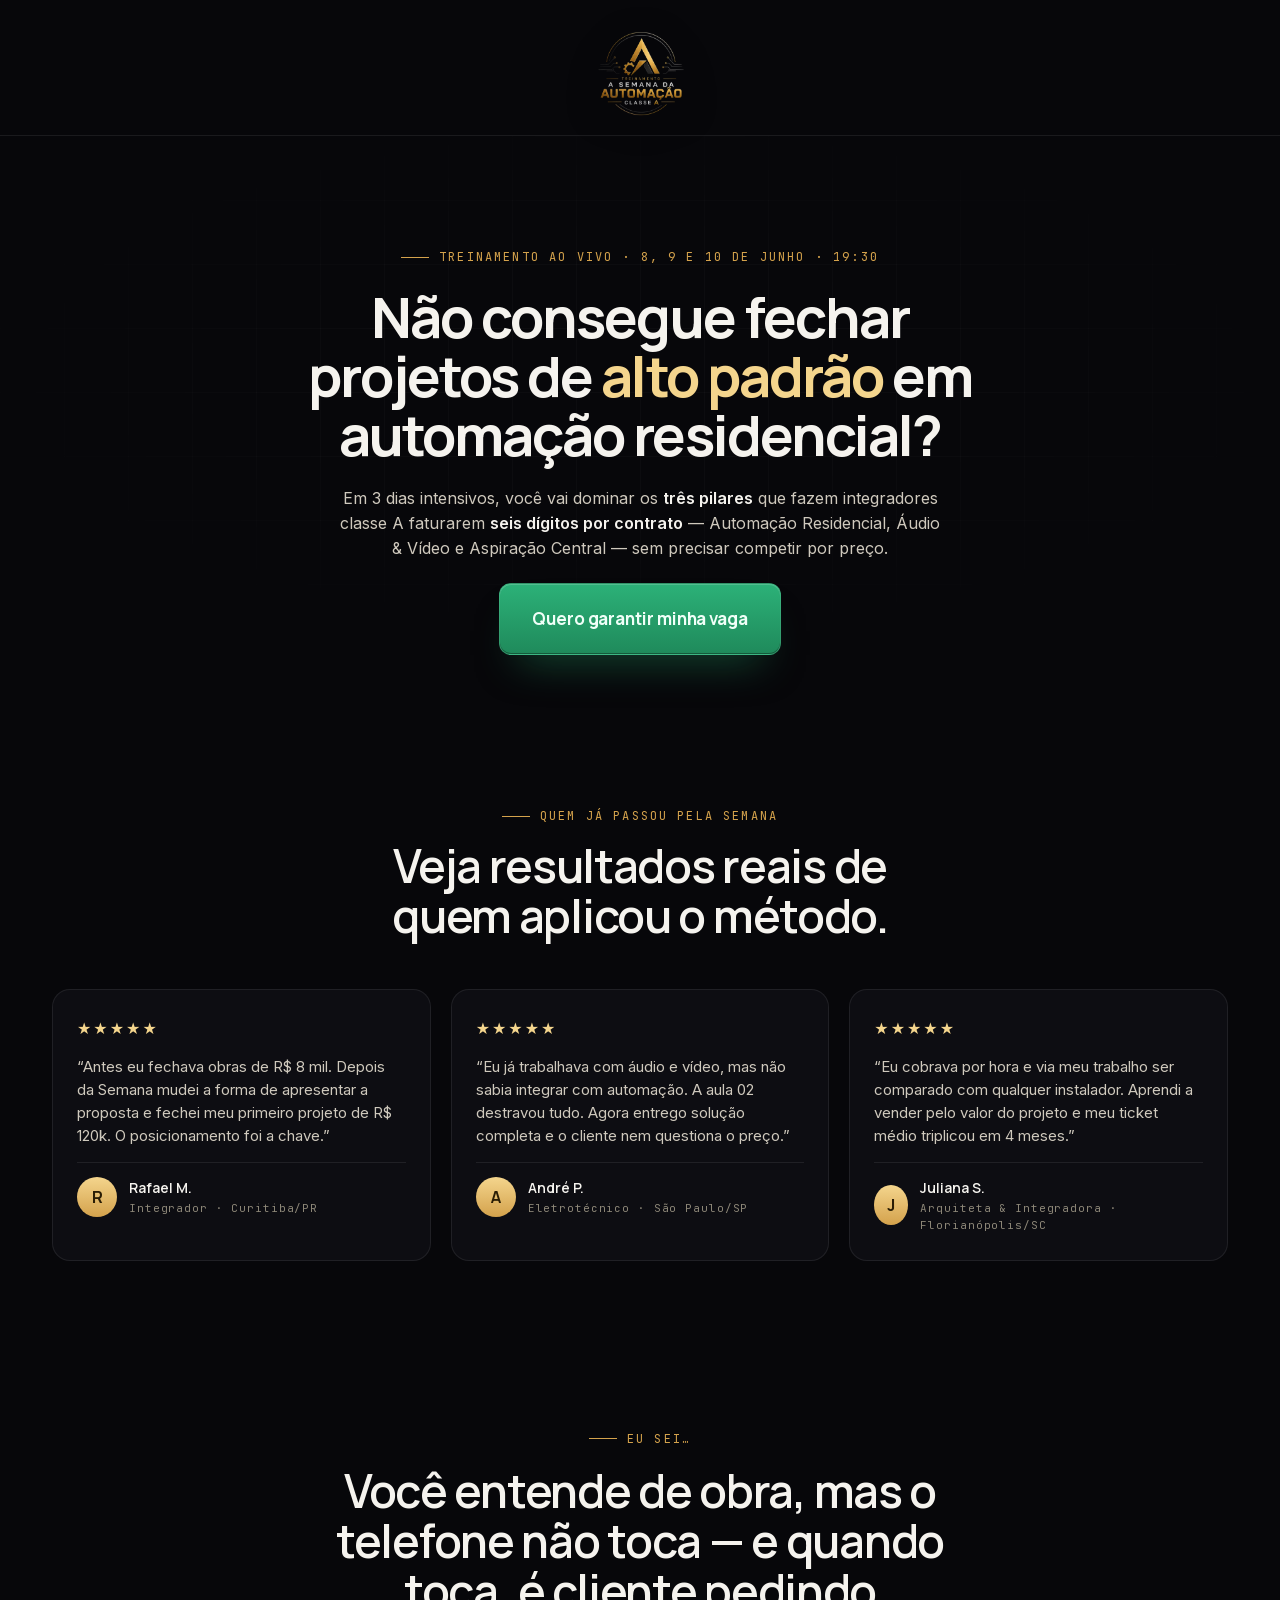
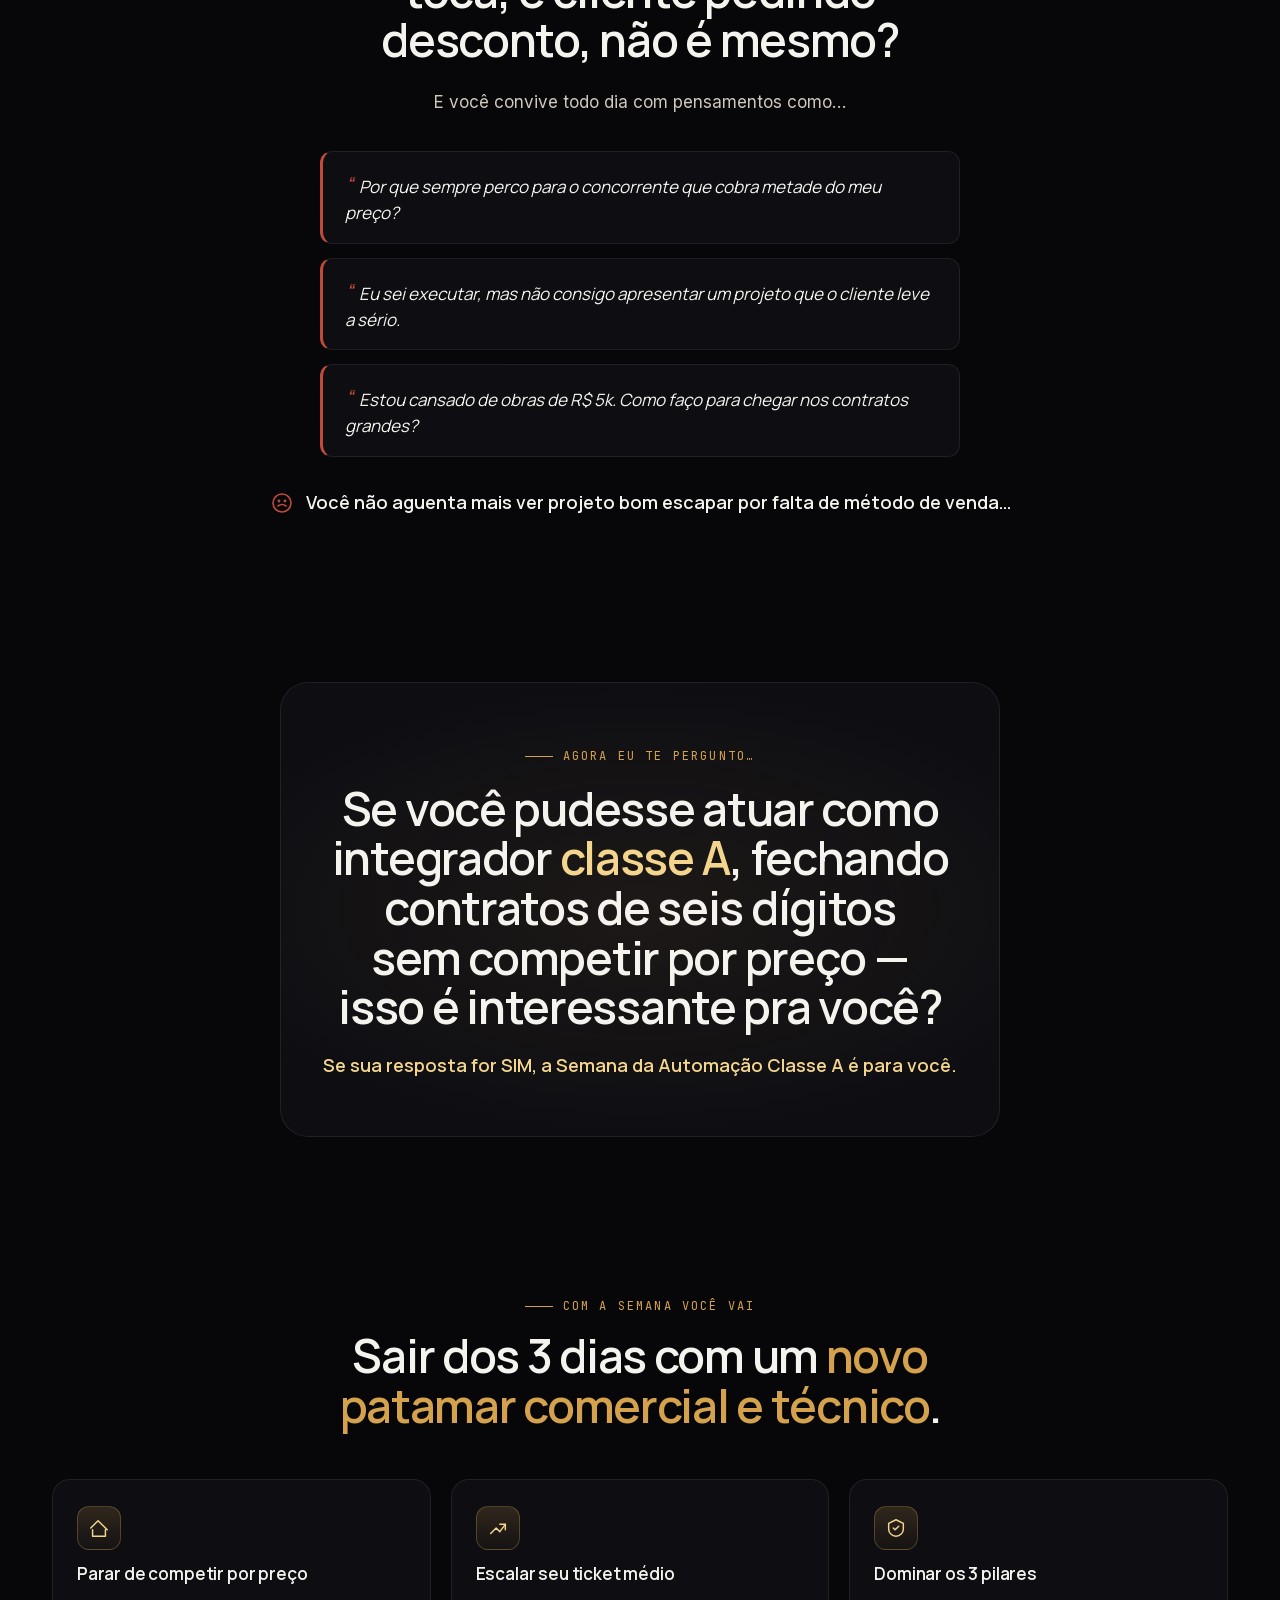
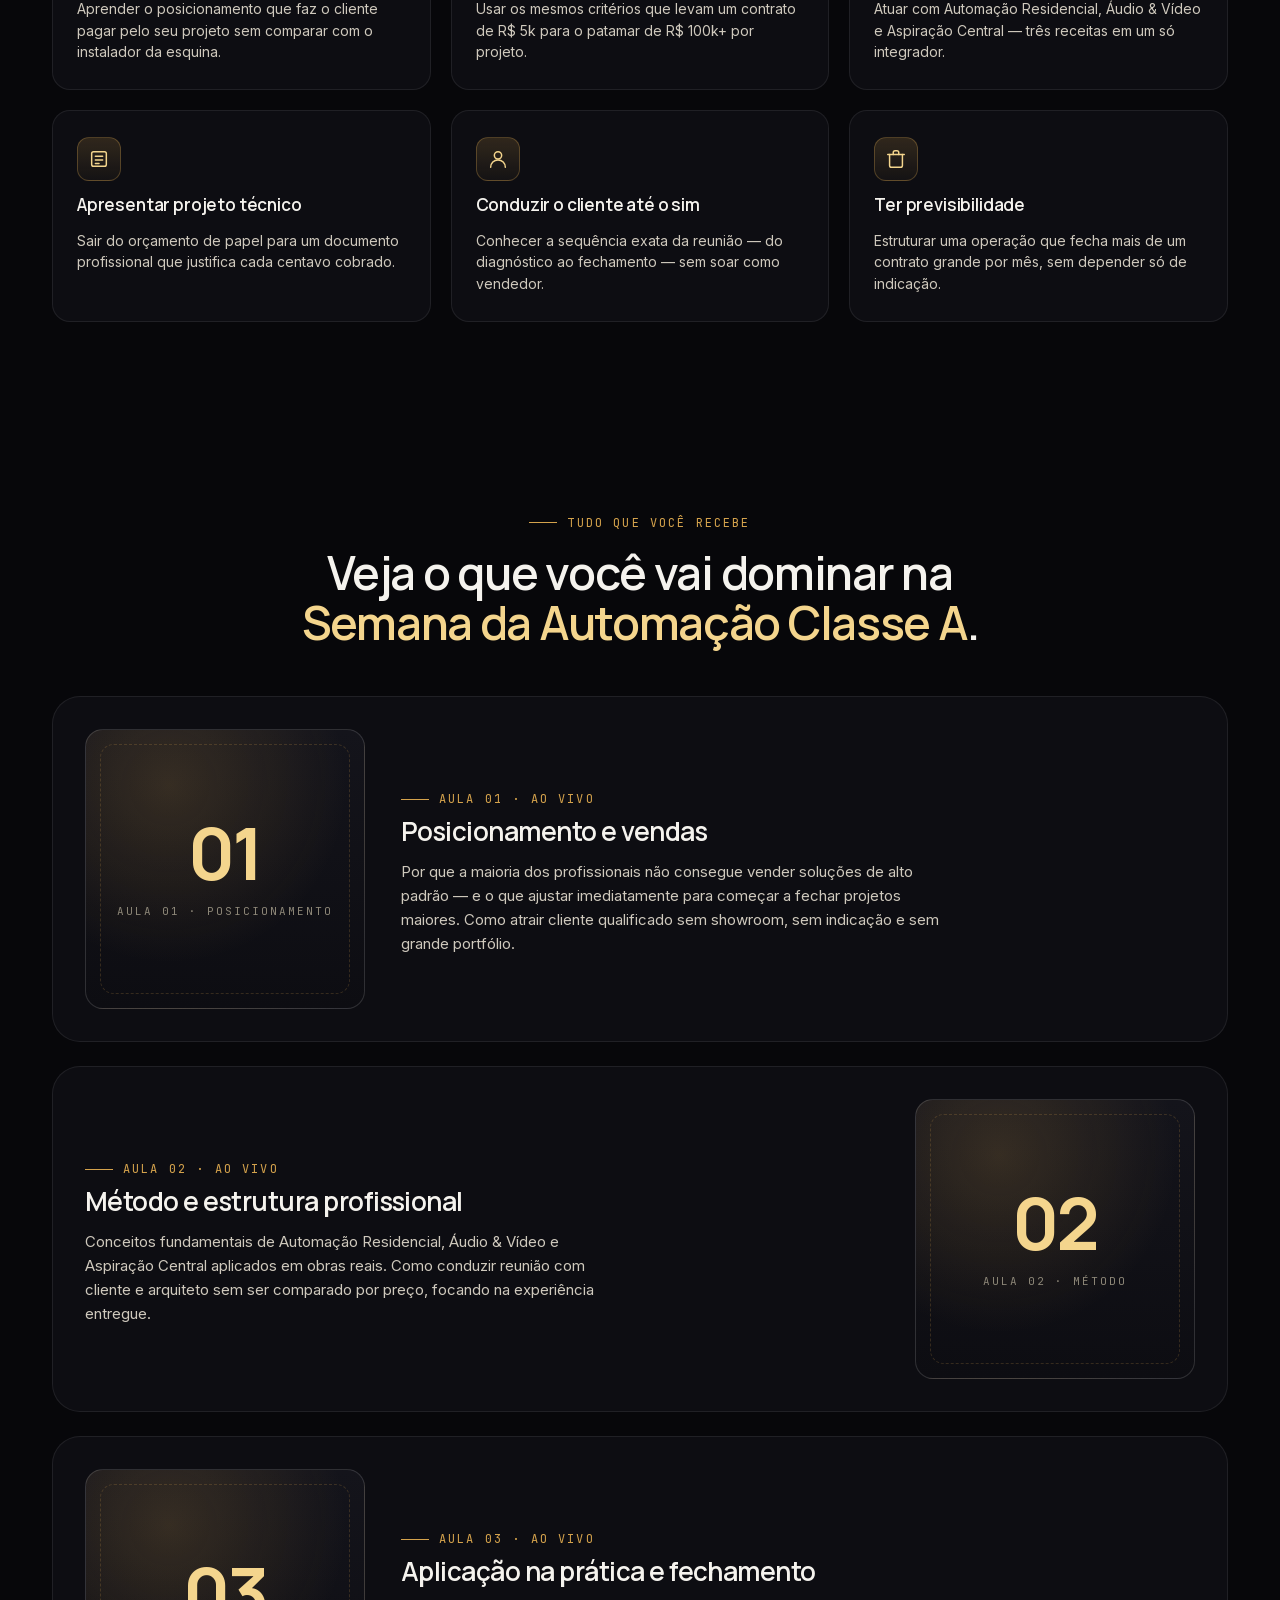
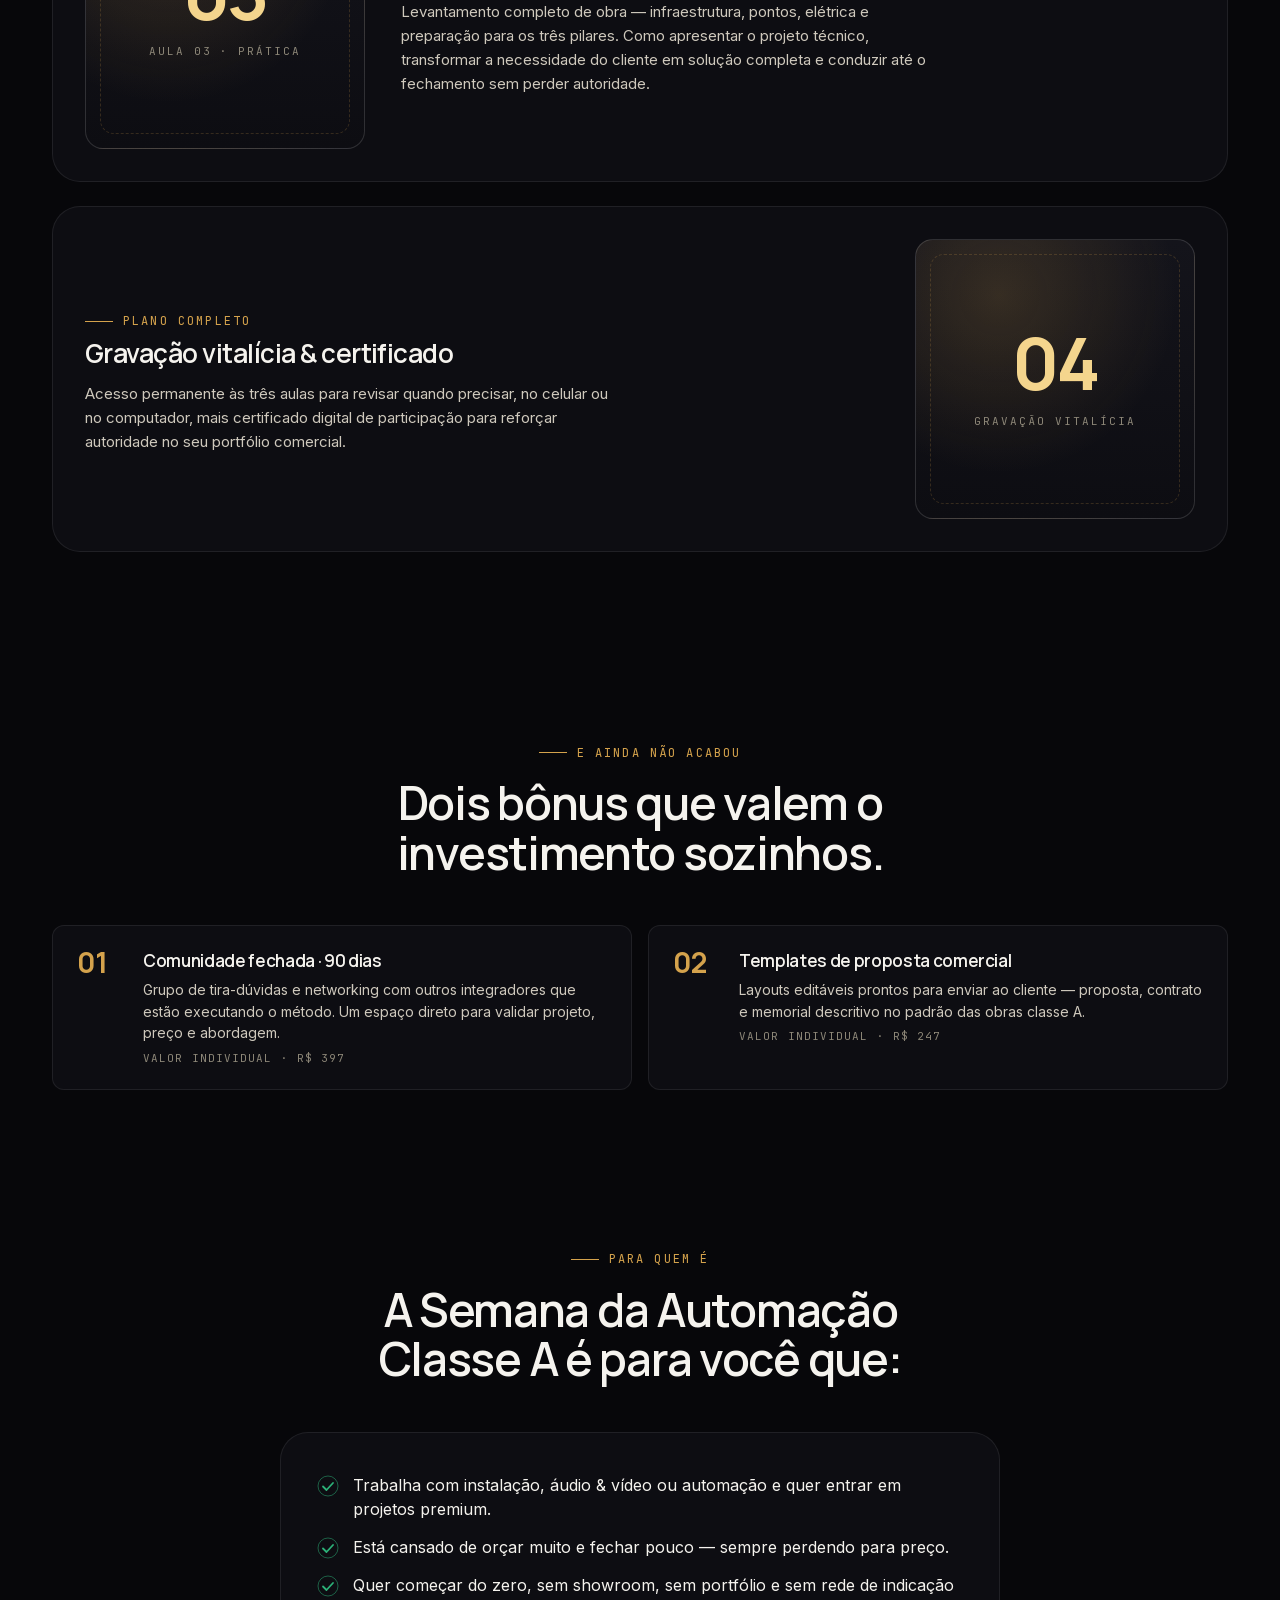
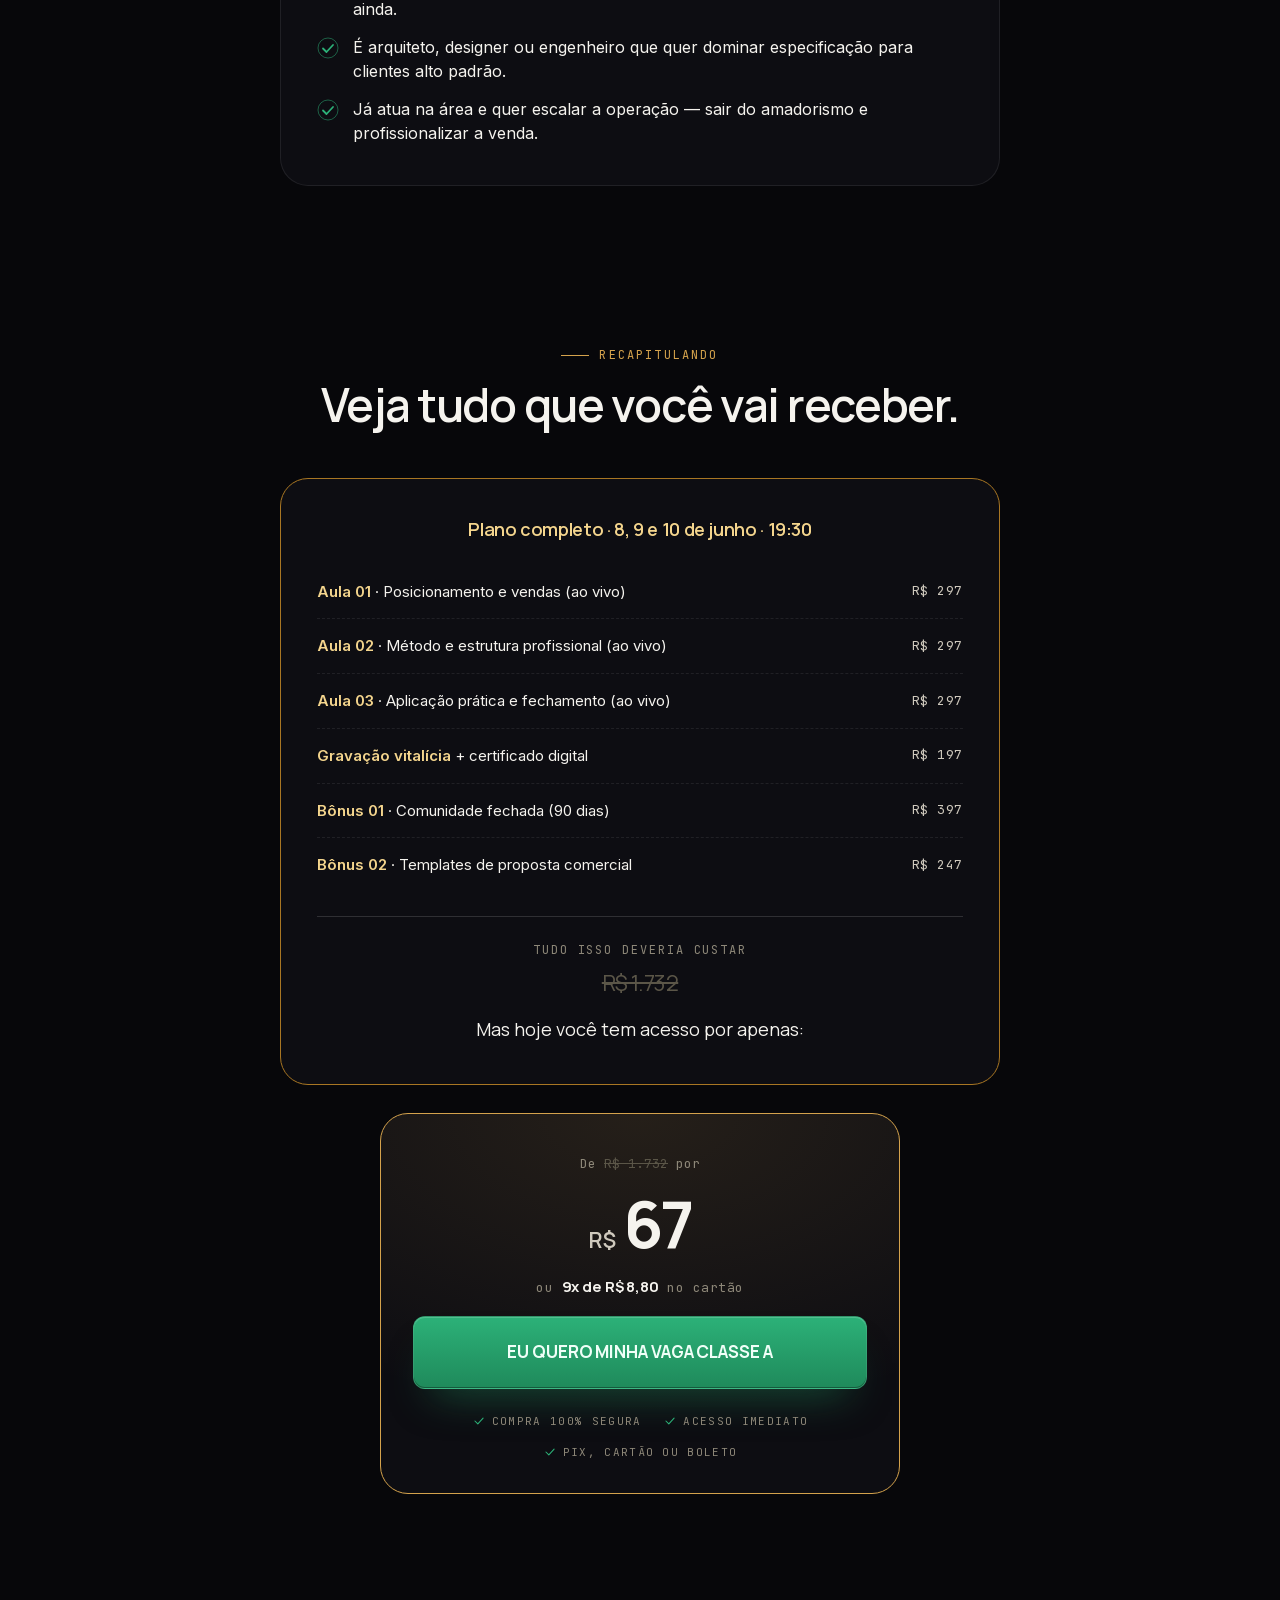
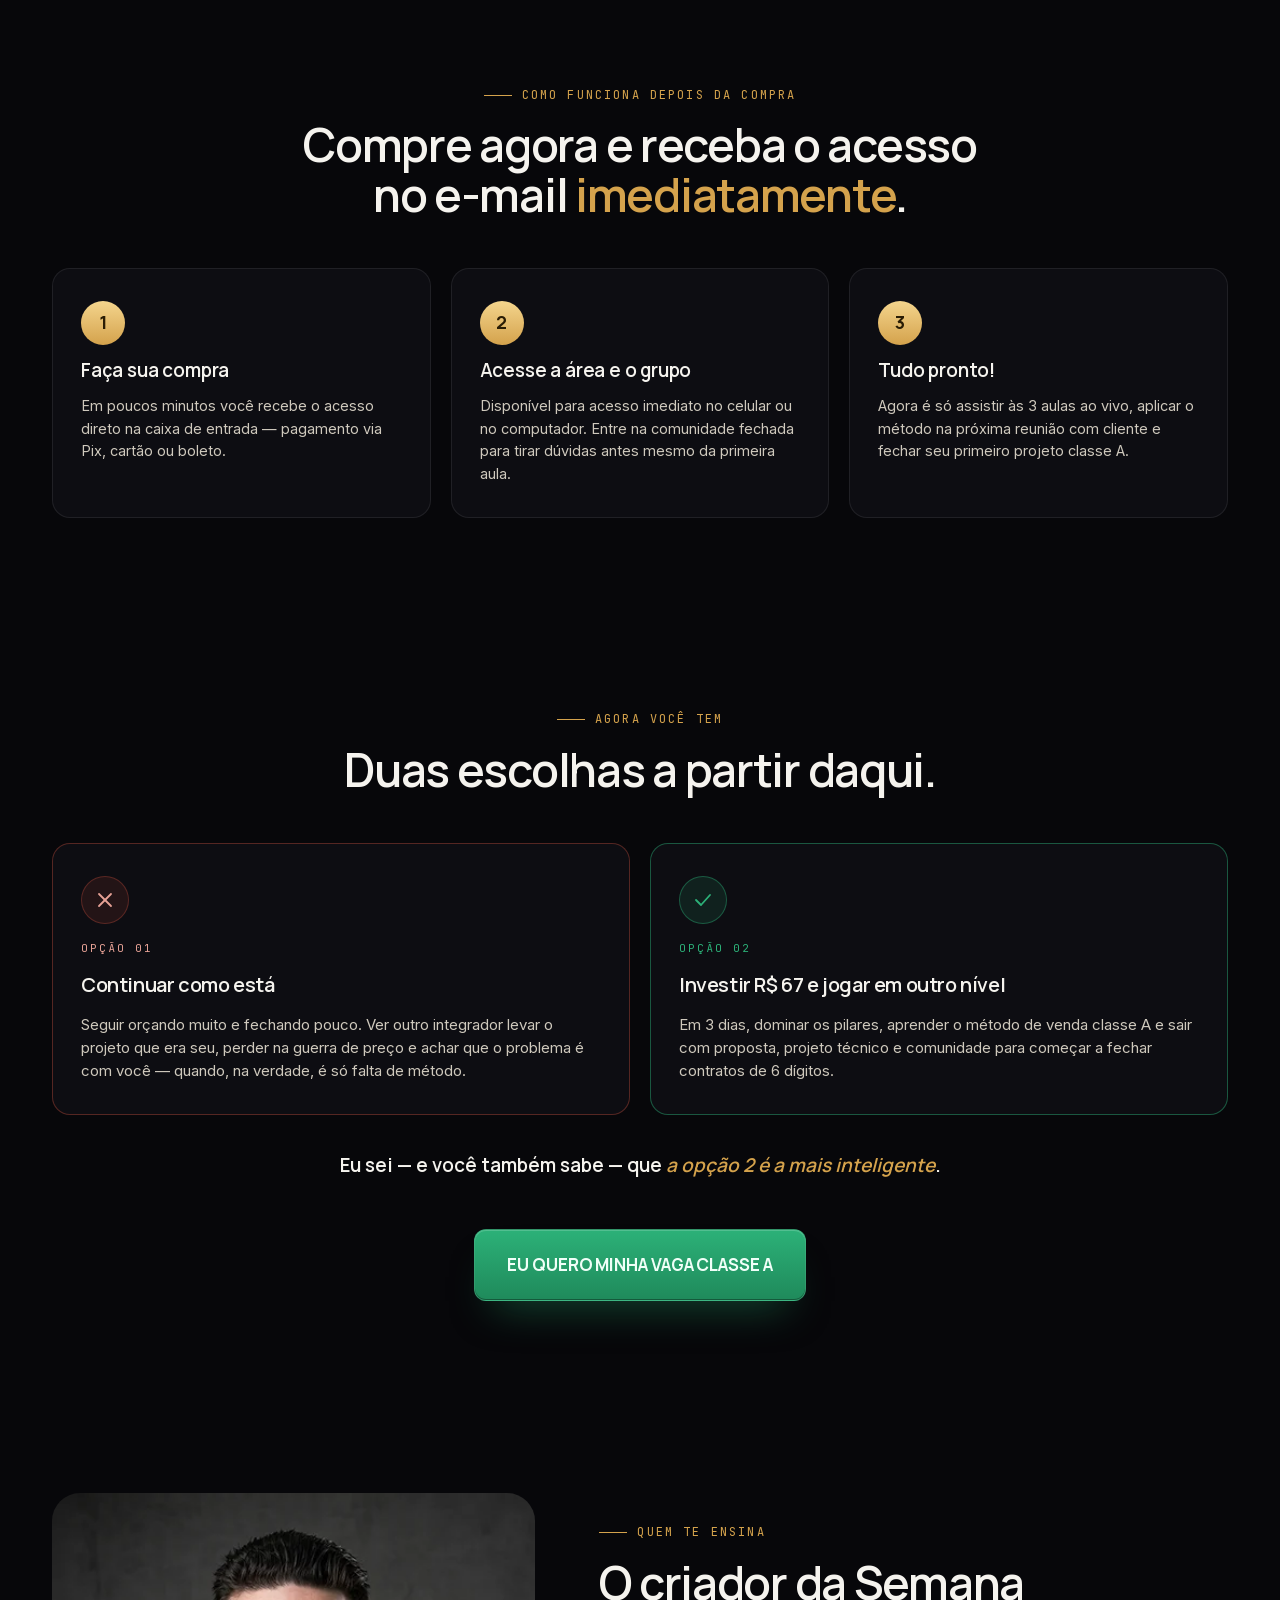
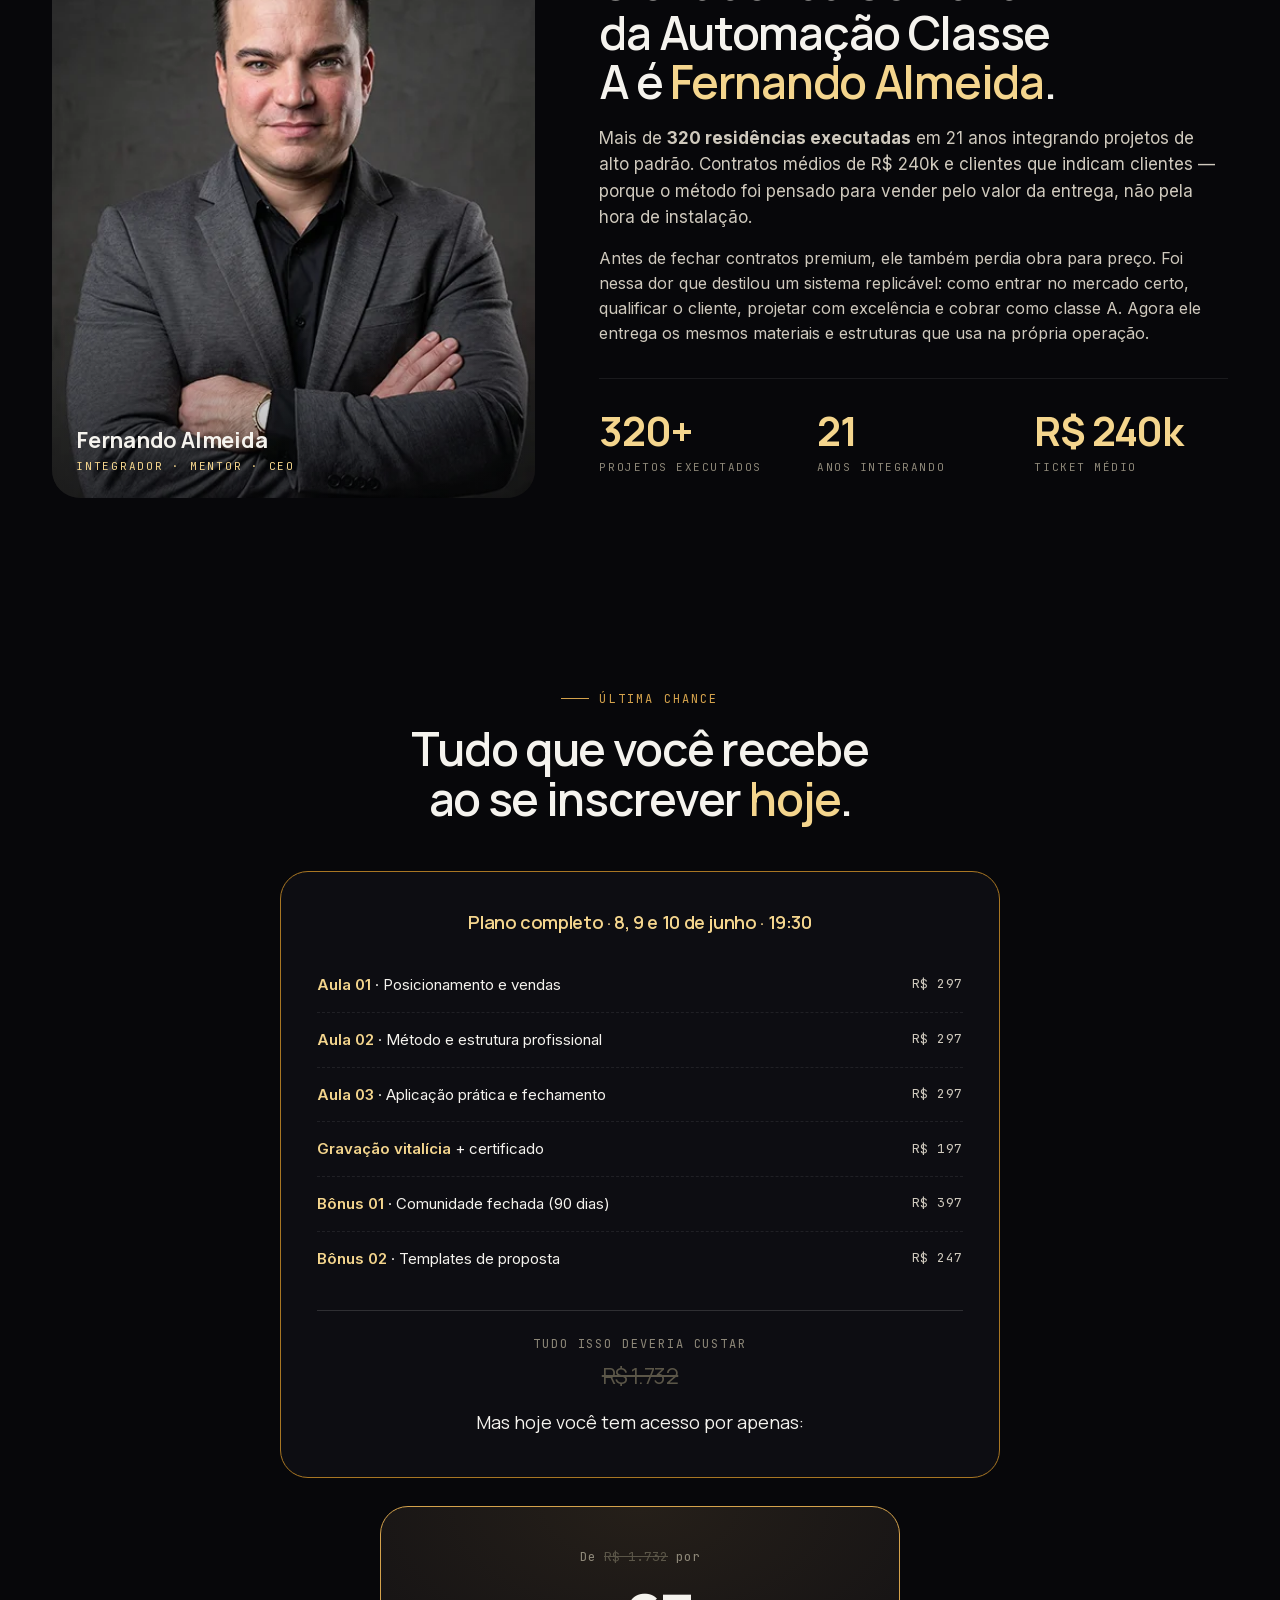
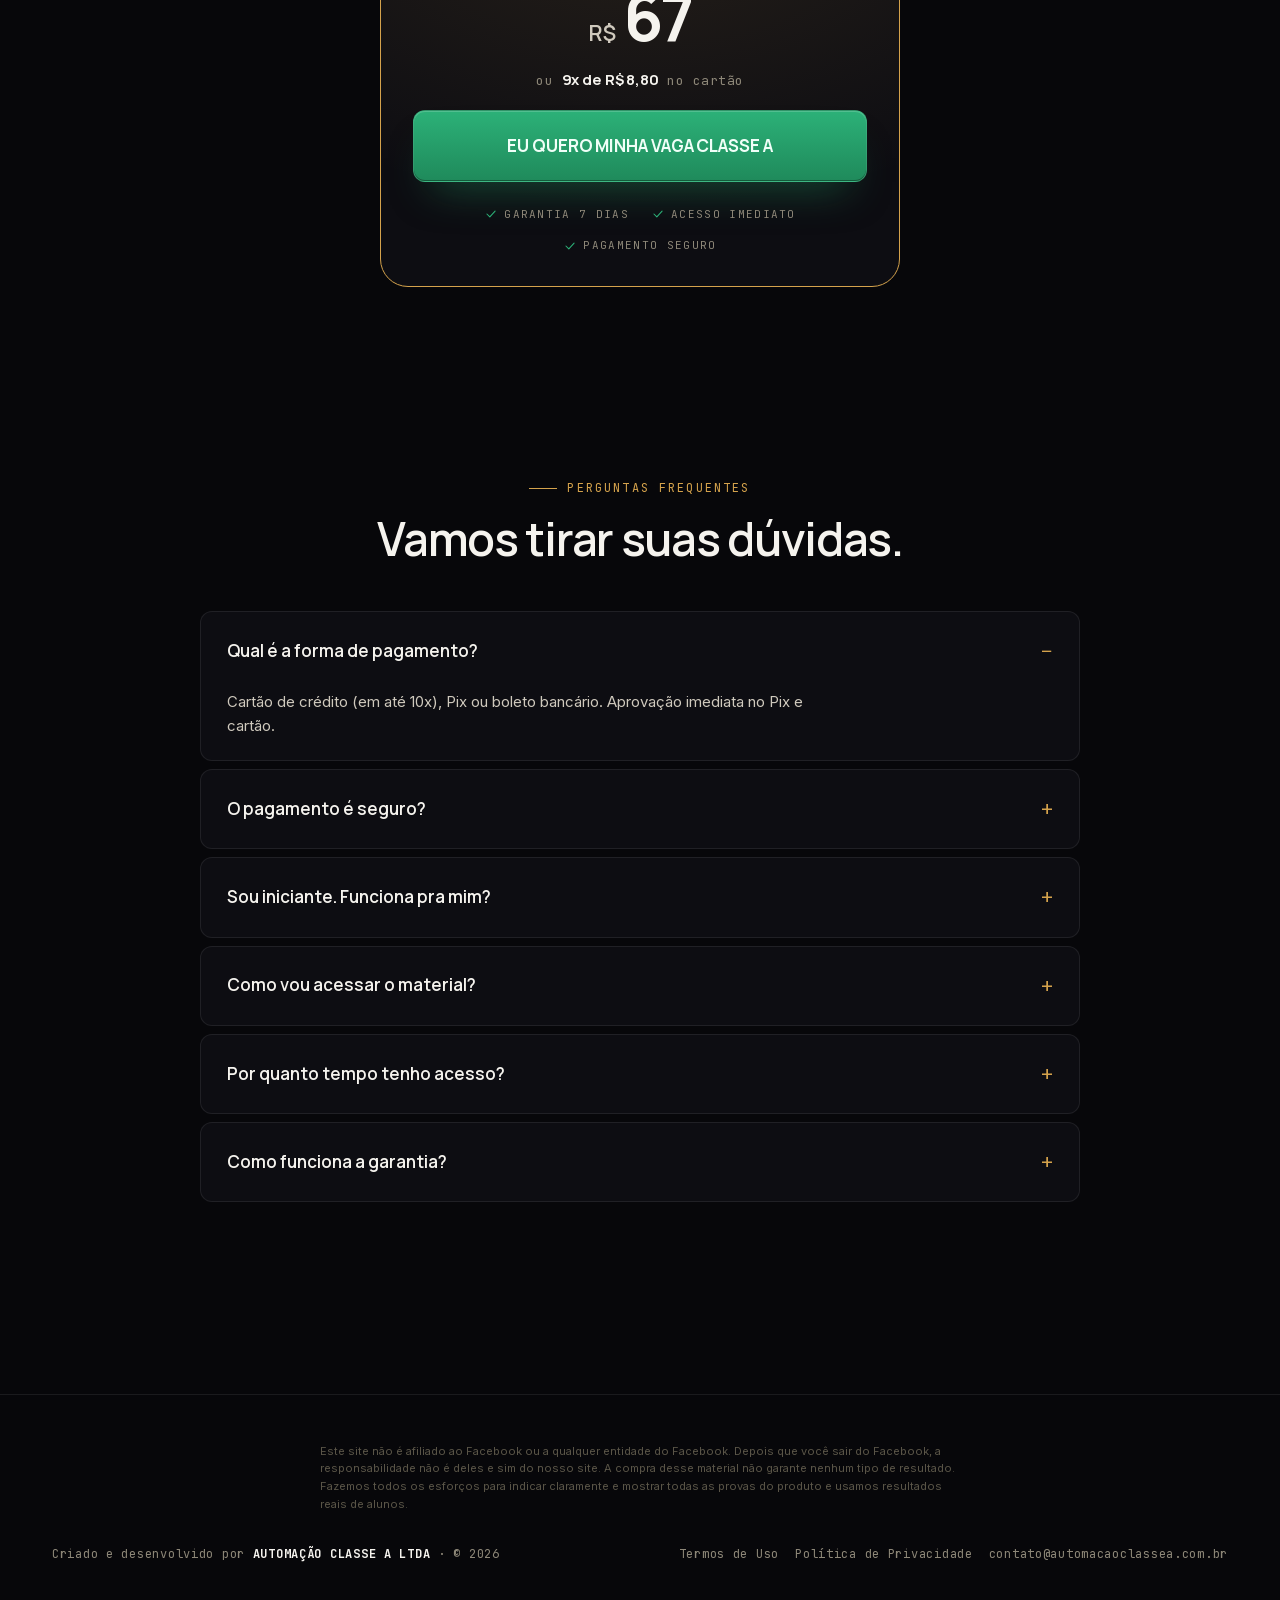
<file: index.html>
<!doctype html>
<html lang="pt-BR" data-theme="dark">

<head>
  <meta charset="utf-8" />
  <meta name="viewport" content="width=device-width, initial-scale=1" />
  <title>Semana da Automação Classe A · Do zero ao cliente de alto padrão</title>

  <!-- Meta Pixel Code -->
  <script>
    !function (f, b, e, v, n, t, s) {
      if (f.fbq) return; n = f.fbq = function () {
        n.callMethod ?
          n.callMethod.apply(n, arguments) : n.queue.push(arguments)
      };
      if (!f._fbq) f._fbq = n; n.push = n; n.loaded = !0; n.version = '2.0';
      n.queue = []; t = b.createElement(e); t.async = !0;
      t.src = v; s = b.getElementsByTagName(e)[0];
      s.parentNode.insertBefore(t, s)
    }(window, document, 'script',
      'https://connect.facebook.net/en_US/fbevents.js');
    fbq('init', '855034380426900');
    fbq('track', 'PageView');
  </script>
  <noscript><img height="1" width="1" style="display:none"
      src="https://www.facebook.com/tr?id=855034380426900&ev=PageView&noscript=1" alt="" /></noscript>
  <!-- End Meta Pixel Code -->

  <!-- Microsoft Clarity -->
  <script type="text/javascript">
    (function(c,l,a,r,i,t,y){
        c[a]=c[a]||function(){(c[a].q=c[a].q||[]).push(arguments)};
        t=l.createElement(r);t.async=1;t.src="https://www.clarity.ms/tag/"+i;
        y=l.getElementsByTagName(r)[0];y.parentNode.insertBefore(t,y);
    })(window, document, "clarity", "script", "x0du2dtl62");
  </script>
  <!-- End Microsoft Clarity -->

  <link rel="preload" href="fonts/manrope-latin.woff2" as="font" type="font/woff2" crossorigin />
  <link rel="preload" href="fonts/inter-latin.woff2" as="font" type="font/woff2" crossorigin />
  <link rel="preload" href="fonts/jetbrainsmono-latin.woff2" as="font" type="font/woff2" crossorigin />

  <link rel="stylesheet" href="styles.css" />

  <style>
    /* =============================================================
       Estilos específicos do modelo-olimpo (PAS + AIDA + Hormozi)
       Estendem o design system de styles.css
       ============================================================= */

    /* ---------- Bloco 1 · Header simples ---------- */
    .lp-header {
      padding: 28px 0 16px;
      text-align: center;
      border-bottom: 1px solid var(--line);
    }
    .lp-header img {
      width: 88px;
      height: auto;
      margin: 0 auto;
      display: block;
      filter: drop-shadow(0 8px 18px rgba(0, 0, 0, 0.5));
    }

    /* ---------- Bloco 2 · Hero (variante PAS, sem countdown) ---------- */
    .hero.hero--pas { padding-top: 64px; padding-bottom: 64px; }
    @media (max-width: 820px) {
      .hero.hero--pas { padding-top: 48px; padding-bottom: 48px; }
    }
    .hero--pas .hero-inner-2 {
      max-width: 760px;
      margin: 0 auto;
      text-align: center;
      display: flex;
      flex-direction: column;
      align-items: center;
      gap: 22px;
      padding: 48px 0 24px;
    }
    .hero--pas h1 {
      font-size: clamp(36px, 4.4vw, 58px);
      line-height: 1.04;
      letter-spacing: -0.034em;
      font-weight: 700;
    }
    .hero--pas .hero-lead { max-width: 60ch; margin: 0 auto; }
    .hero--pas .hero-lead strong { color: var(--fg-0); font-weight: 600; }

    /* ---------- Bloco 3 · Prova social ---------- */
    .proof-grid {
      display: grid;
      grid-template-columns: repeat(3, 1fr);
      gap: 20px;
      margin-top: 48px;
    }
    @media (max-width: 880px) { .proof-grid { grid-template-columns: 1fr; } }

    .proof-card {
      background: var(--bg-1);
      border: 1px solid var(--line);
      border-radius: var(--r-lg);
      padding: 26px 24px;
      display: flex;
      flex-direction: column;
      gap: 14px;
    }
    .proof-card .stars {
      color: var(--gold-0);
      font-size: 16px;
      letter-spacing: 2px;
    }
    .proof-card .quote {
      font-size: 15px;
      line-height: 1.55;
      color: var(--fg-1);
    }
    .proof-card .person {
      display: flex;
      align-items: center;
      gap: 12px;
      padding-top: 14px;
      border-top: 1px solid var(--line);
    }
    .proof-card .avatar {
      width: 40px;
      height: 40px;
      border-radius: 50%;
      background: linear-gradient(180deg, var(--gold-0), var(--gold-1));
      color: #2a1d05;
      font-family: var(--font-display);
      font-weight: 700;
      font-size: 16px;
      display: flex;
      align-items: center;
      justify-content: center;
    }
    .proof-card .who { display: flex; flex-direction: column; gap: 2px; }
    .proof-card .who .name {
      font-family: var(--font-display);
      font-weight: 600;
      font-size: 14px;
      color: var(--fg-0);
    }
    .proof-card .who .meta {
      font-family: var(--font-mono);
      font-size: 11px;
      letter-spacing: 0.08em;
      color: var(--fg-2);
    }

    /* ---------- Bloco 4 · Dor / agitação ---------- */
    .pain-block { max-width: 760px; margin: 0 auto; text-align: center; }
    .pain-thoughts {
      list-style: none;
      padding: 0;
      margin: 36px auto 0;
      display: flex;
      flex-direction: column;
      gap: 14px;
      max-width: 640px;
    }
    .pain-thoughts li {
      background: var(--bg-1);
      border: 1px solid var(--line);
      border-left: 3px solid var(--danger);
      border-radius: var(--r-md);
      padding: 18px 22px;
      font-family: var(--font-display);
      font-size: 17px;
      line-height: 1.4;
      color: var(--fg-0);
      text-align: left;
      font-style: italic;
    }
    .pain-thoughts li::before {
      content: "“";
      color: var(--danger);
      margin-right: 6px;
      font-size: 22px;
    }
    .pain-close {
      display: inline-flex;
      align-items: center;
      gap: 12px;
      margin-top: 32px;
      font-family: var(--font-display);
      font-weight: 600;
      font-size: 18px;
      color: var(--fg-0);
    }
    .pain-close svg { color: var(--danger); flex-shrink: 0; }

    /* ---------- Bloco 5 · Pergunta-ponte ---------- */
    .bridge {
      text-align: center;
      max-width: 720px;
      margin: 0 auto;
      padding: 56px 32px;
      background:
        radial-gradient(800px 400px at 50% 50%, rgba(212,162,76,0.08), transparent 60%),
        var(--bg-1);
      border: 1px solid var(--line);
      border-radius: var(--r-xl);
    }
    .bridge .eyebrow { justify-content: center; }
    .bridge h2 { margin-top: 18px; }
    .bridge .anchor {
      margin-top: 20px;
      font-family: var(--font-display);
      font-size: 18px;
      color: var(--gold-0);
      font-weight: 600;
    }

    /* ---------- Bloco 6 · "Com o produto você vai…" ---------- */
    .benefits-grid {
      display: grid;
      grid-template-columns: repeat(3, 1fr);
      gap: 20px;
      margin-top: 48px;
    }
    @media (max-width: 960px) { .benefits-grid { grid-template-columns: repeat(2, 1fr); } }
    @media (max-width: 600px) { .benefits-grid { grid-template-columns: 1fr; } }

    .benefit {
      background: var(--bg-1);
      border: 1px solid var(--line);
      border-radius: var(--r-lg);
      padding: 26px 24px;
      display: flex;
      flex-direction: column;
      gap: 14px;
      transition: border-color 0.25s, transform 0.25s;
    }
    .benefit:hover { border-color: var(--gold-2); transform: translateY(-3px); }
    .benefit-icon {
      width: 44px;
      height: 44px;
      border-radius: 12px;
      background: linear-gradient(180deg, rgba(212,162,76,0.18), rgba(212,162,76,0.04));
      border: 1px solid rgba(212,162,76,0.3);
      color: var(--gold-0);
      display: flex;
      align-items: center;
      justify-content: center;
    }
    .benefit h3 {
      font-size: 17px;
      font-weight: 600;
      letter-spacing: -0.01em;
    }
    .benefit p {
      font-size: 14px;
      line-height: 1.55;
      color: var(--fg-1);
    }

    /* ---------- Bloco 7 · Entregáveis (cards alternados) ---------- */
    .deliverables {
      display: flex;
      flex-direction: column;
      gap: 24px;
      margin-top: 48px;
    }
    .deliverable {
      display: grid;
      grid-template-columns: 280px 1fr;
      gap: 36px;
      align-items: center;
      background: var(--bg-1);
      border: 1px solid var(--line);
      border-radius: var(--r-xl);
      padding: 32px;
    }
    .deliverable.reverse { grid-template-columns: 1fr 280px; }
    .deliverable.reverse .deliverable-visual { order: 2; }
    @media (max-width: 820px) {
      .deliverable, .deliverable.reverse {
        grid-template-columns: 1fr;
        gap: 24px;
        padding: 28px 22px;
      }
      .deliverable.reverse .deliverable-visual { order: 0; }
    }

    .deliverable-visual {
      aspect-ratio: 1 / 1;
      border-radius: var(--r-lg);
      background:
        radial-gradient(circle at 30% 20%, rgba(212,162,76,0.18), transparent 60%),
        linear-gradient(180deg, var(--bg-2), var(--bg-1));
      border: 1px solid var(--line-strong);
      display: flex;
      flex-direction: column;
      align-items: center;
      justify-content: center;
      gap: 14px;
      position: relative;
      overflow: hidden;
    }
    .deliverable-visual::before {
      content: "";
      position: absolute;
      inset: 14px;
      border: 1px dashed rgba(212, 162, 76, 0.2);
      border-radius: calc(var(--r-lg) - 4px);
      pointer-events: none;
    }
    .deliverable-visual .num {
      font-family: var(--font-display);
      font-size: 72px;
      font-weight: 700;
      letter-spacing: -0.04em;
      color: var(--gold-0);
      line-height: 1;
    }
    .deliverable-visual .label {
      font-family: var(--font-mono);
      font-size: 11px;
      letter-spacing: 0.18em;
      text-transform: uppercase;
      color: var(--fg-2);
    }
    .deliverable-content .eyebrow { margin-bottom: 8px; }
    .deliverable-content h3 { font-size: 26px; }
    .deliverable-content p {
      margin-top: 12px;
      color: var(--fg-1);
      font-size: 15px;
      line-height: 1.6;
      max-width: 60ch;
    }

    /* ---------- Bloco 9 · Para quem é ---------- */
    .for-you {
      max-width: 720px;
      margin: 48px auto 0;
      background: var(--bg-1);
      border: 1px solid var(--line);
      border-radius: var(--r-xl);
      padding: 40px 36px;
    }
    .for-you ul {
      list-style: none;
      padding: 0;
      margin: 0;
      display: flex;
      flex-direction: column;
      gap: 14px;
    }
    .for-you li {
      display: flex;
      gap: 14px;
      align-items: flex-start;
      font-size: 16px;
      color: var(--fg-0);
      line-height: 1.5;
    }
    .for-you li svg { color: var(--accent-hi); flex-shrink: 0; margin-top: 2px; }
    @media (max-width: 600px) { .for-you { padding: 28px 22px; } }

    /* ---------- Bloco 10 · Recapitulação da oferta ---------- */
    .stack-recap {
      max-width: 720px;
      margin: 48px auto 0;
      background: var(--bg-1);
      border: 1px solid var(--gold-2);
      border-radius: var(--r-xl);
      padding: 40px 36px;
    }
    .stack-recap h3 {
      font-family: var(--font-display);
      font-size: 18px;
      font-weight: 600;
      color: var(--gold-0);
      margin-bottom: 24px;
      text-align: center;
    }
    .stack-list {
      list-style: none;
      padding: 0;
      margin: 0;
      display: flex;
      flex-direction: column;
    }
    .stack-list li {
      display: flex;
      justify-content: space-between;
      align-items: center;
      gap: 16px;
      padding: 16px 0;
      border-bottom: 1px dashed var(--line);
      font-size: 15px;
      color: var(--fg-0);
      line-height: 1.45;
    }
    .stack-list li:last-child { border-bottom: 0; }
    .stack-list .item-name { flex: 1; }
    .stack-list .item-name strong { color: var(--gold-0); font-weight: 600; }
    .stack-list .item-val {
      font-family: var(--font-mono);
      font-size: 13px;
      color: var(--fg-1);
      white-space: nowrap;
      letter-spacing: 0.04em;
    }
    .stack-total {
      margin-top: 24px;
      padding-top: 24px;
      border-top: 1px solid var(--line-strong);
      text-align: center;
    }
    .stack-total .total-label {
      font-family: var(--font-mono);
      font-size: 12px;
      letter-spacing: 0.16em;
      text-transform: uppercase;
      color: var(--fg-2);
    }
    .stack-total .total-from {
      margin-top: 6px;
      font-family: var(--font-display);
      font-size: 22px;
      color: var(--fg-3);
      text-decoration: line-through;
      letter-spacing: -0.02em;
    }
    .stack-anchor {
      text-align: center;
      margin-top: 16px;
      font-family: var(--font-display);
      font-size: 18px;
      color: var(--fg-0);
    }
    @media (max-width: 600px) { .stack-recap { padding: 28px 22px; } }

    /* ---------- Bloco 11/15 · Oferta empilhada principal ---------- */
    .offer-stack-card {
      max-width: 520px;
      margin: 28px auto 0;
      background:
        radial-gradient(900px 500px at 50% 0%, rgba(212,162,76,0.12), transparent 60%),
        var(--bg-1);
      border: 1px solid var(--gold-1);
      border-radius: var(--r-xl);
      padding: 40px 32px 32px;
      text-align: center;
      display: flex;
      flex-direction: column;
      gap: 18px;
    }
    .offer-stack-card .from {
      font-family: var(--font-mono);
      font-size: 13px;
      color: var(--fg-2);
    }
    .offer-stack-card .from s { color: var(--fg-3); }
    .offer-stack-card .price-main {
      display: flex;
      align-items: baseline;
      justify-content: center;
      gap: 8px;
      flex-wrap: wrap;
    }
    .offer-stack-card .price-x {
      font-family: var(--font-display);
      font-size: 26px;
      font-weight: 700;
      color: var(--gold-0);
    }
    .offer-stack-card .price-currency {
      font-family: var(--font-display);
      font-size: 22px;
      font-weight: 600;
      color: var(--fg-1);
    }
    .offer-stack-card .price-value {
      font-family: var(--font-display);
      font-size: 64px;
      font-weight: 700;
      color: var(--fg-0);
      letter-spacing: -0.04em;
      line-height: 1;
    }
    .offer-stack-card .price-cash {
      font-family: var(--font-mono);
      font-size: 13px;
      color: var(--fg-2);
    }
    .offer-stack-card .price-cash strong {
      font-family: var(--font-display);
      font-weight: 700;
      color: var(--fg-0);
    }
    .offer-stack-card .seals {
      display: flex;
      gap: 14px 22px;
      justify-content: center;
      flex-wrap: wrap;
      font-family: var(--font-mono);
      font-size: 11px;
      letter-spacing: 0.12em;
      text-transform: uppercase;
      color: var(--fg-2);
      margin-top: 6px;
    }
    .offer-stack-card .seals span {
      display: inline-flex;
      align-items: center;
      gap: 6px;
    }
    .offer-stack-card .seals svg { color: var(--accent-hi); }
    @media (max-width: 480px) {
      .offer-stack-card .price-value { font-size: 52px; }
    }

    /* ---------- Bloco 12 · Passo a passo pós-compra ---------- */
    .steps {
      display: grid;
      grid-template-columns: repeat(3, 1fr);
      gap: 20px;
      margin-top: 48px;
    }
    @media (max-width: 880px) { .steps { grid-template-columns: 1fr; } }

    .step {
      background: var(--bg-1);
      border: 1px solid var(--line);
      border-radius: var(--r-lg);
      padding: 32px 28px;
      display: flex;
      flex-direction: column;
      gap: 14px;
      position: relative;
    }
    .step-num {
      width: 44px;
      height: 44px;
      border-radius: 50%;
      background: linear-gradient(180deg, var(--gold-0), var(--gold-1));
      color: #2a1d05;
      font-family: var(--font-display);
      font-weight: 700;
      font-size: 18px;
      display: flex;
      align-items: center;
      justify-content: center;
    }
    .step h3 {
      font-size: 19px;
      font-weight: 600;
      letter-spacing: -0.01em;
    }
    .step p {
      font-size: 14.5px;
      line-height: 1.55;
      color: var(--fg-1);
    }

    /* ---------- Bloco 13 · Duas opções ---------- */
    .choices {
      display: grid;
      grid-template-columns: 1fr 1fr;
      gap: 20px;
      margin-top: 48px;
    }
    @media (max-width: 820px) { .choices { grid-template-columns: 1fr; } }

    .choice {
      background: var(--bg-1);
      border: 1px solid var(--line);
      border-radius: var(--r-lg);
      padding: 32px 28px;
      display: flex;
      flex-direction: column;
      gap: 16px;
    }
    .choice-bad { border-color: rgba(193, 75, 58, 0.4); }
    .choice-good { border-color: rgba(44, 177, 120, 0.45); }

    .choice-icon {
      width: 48px;
      height: 48px;
      border-radius: 50%;
      display: flex;
      align-items: center;
      justify-content: center;
    }
    .choice-bad .choice-icon {
      background: rgba(193, 75, 58, 0.12);
      border: 1px solid rgba(193, 75, 58, 0.35);
      color: #e6a195;
    }
    .choice-good .choice-icon {
      background: rgba(44, 177, 120, 0.12);
      border: 1px solid rgba(44, 177, 120, 0.4);
      color: var(--accent-hi);
    }
    .choice .label {
      font-family: var(--font-mono);
      font-size: 11px;
      letter-spacing: 0.18em;
      text-transform: uppercase;
    }
    .choice-bad .label { color: #e6a195; }
    .choice-good .label { color: var(--accent-hi); }
    .choice h3 { font-size: 20px; font-weight: 600; }
    .choice p {
      font-size: 15px;
      line-height: 1.55;
      color: var(--fg-1);
    }
    .choice-conclusion {
      max-width: 640px;
      margin: 36px auto 0;
      text-align: center;
      font-family: var(--font-display);
      font-size: 19px;
      font-weight: 600;
      color: var(--fg-0);
    }
    .choice-conclusion .gold-soft { font-style: italic; }
  </style>
</head>

<body>

  <!-- ==================== BLOCO 1 · HEADER ==================== -->
  <header class="lp-header" data-screen-label="01 Header">
    <div class="container">
      <img src="uploads/logo-automacaoclassea.webp" alt="Automação Classe A" />
    </div>
  </header>

  <!-- ==================== BLOCO 2 · HERO / HEADLINE ==================== -->
  <section class="hero hero--pas" data-screen-label="02 Hero">
    <div class="hero-grid-overlay"></div>
    <div class="container">
      <div class="hero-inner-2">
        <span class="eyebrow">Treinamento ao vivo · 8, 9 e 10 de junho · 19:30</span>
        <h1>
          Não consegue fechar projetos de <span class="gold">alto padrão</span> em automação residencial?
        </h1>
        <p class="hero-lead">
          Em 3 dias intensivos, você vai dominar os <strong>três pilares</strong> que fazem integradores classe A
          faturarem <strong>seis dígitos por contrato</strong> — Automação Residencial, Áudio &amp; Vídeo e Aspiração
          Central — sem precisar competir por preço.
        </p>
        <a href="#oferta" class="btn btn-primary btn-lg">Quero garantir minha vaga</a>
      </div>
    </div>
  </section>

  <!-- ==================== BLOCO 3 · PROVA SOCIAL ==================== -->
  <section class="section section-tight" data-screen-label="03 Prova social">
    <div class="container">
      <div class="section-head center">
        <span class="eyebrow">Quem já passou pela semana</span>
        <h2>Veja resultados reais de quem aplicou o método.</h2>
      </div>

      <!-- TODO: substituir por prints reais (WhatsApp, dashboards, depoimentos em vídeo) -->
      <div class="proof-grid">

        <article class="proof-card">
          <div class="stars" aria-label="5 de 5 estrelas">★★★★★</div>
          <p class="quote">
            “Antes eu fechava obras de R$ 8 mil. Depois da Semana mudei a forma de apresentar a proposta e fechei meu
            primeiro projeto de R$ 120k. O posicionamento foi a chave.”
          </p>
          <div class="person">
            <div class="avatar" aria-hidden="true">R</div>
            <div class="who">
              <span class="name">Rafael M.</span>
              <span class="meta">Integrador · Curitiba/PR</span>
            </div>
          </div>
        </article>

        <article class="proof-card">
          <div class="stars" aria-label="5 de 5 estrelas">★★★★★</div>
          <p class="quote">
            “Eu já trabalhava com áudio e vídeo, mas não sabia integrar com automação. A aula 02 destravou tudo. Agora
            entrego solução completa e o cliente nem questiona o preço.”
          </p>
          <div class="person">
            <div class="avatar" aria-hidden="true">A</div>
            <div class="who">
              <span class="name">André P.</span>
              <span class="meta">Eletrotécnico · São Paulo/SP</span>
            </div>
          </div>
        </article>

        <article class="proof-card">
          <div class="stars" aria-label="5 de 5 estrelas">★★★★★</div>
          <p class="quote">
            “Eu cobrava por hora e via meu trabalho ser comparado com qualquer instalador. Aprendi a vender pelo valor
            do projeto e meu ticket médio triplicou em 4 meses.”
          </p>
          <div class="person">
            <div class="avatar" aria-hidden="true">J</div>
            <div class="who">
              <span class="name">Juliana S.</span>
              <span class="meta">Arquiteta &amp; Integradora · Florianópolis/SC</span>
            </div>
          </div>
        </article>

      </div>
    </div>
  </section>

  <!-- ==================== BLOCO 4 · DOR / AGITAÇÃO ==================== -->
  <section class="section" data-screen-label="04 Dor">
    <div class="container">
      <div class="pain-block">
        <span class="eyebrow" style="justify-content: center;">Eu sei…</span>
        <h2 style="margin-top: 18px;">
          Você entende de obra, mas o telefone não toca — e quando toca, é cliente pedindo desconto, não é mesmo?
        </h2>

        <p class="lead" style="margin: 24px auto 0;">
          E você convive todo dia com pensamentos como…
        </p>

        <ul class="pain-thoughts">
          <li>Por que sempre perco para o concorrente que cobra metade do meu preço?</li>
          <li>Eu sei executar, mas não consigo apresentar um projeto que o cliente leve a sério.</li>
          <li>Estou cansado de obras de R$ 5k. Como faço para chegar nos contratos grandes?</li>
        </ul>

        <div class="pain-close">
          <svg width="24" height="24" viewBox="0 0 24 24" fill="none" stroke="currentColor" stroke-width="1.6"
            stroke-linecap="round" stroke-linejoin="round" aria-hidden="true">
            <circle cx="12" cy="12" r="9" />
            <path d="M8 15 Q12 12 16 15" />
            <circle cx="9" cy="10" r="0.6" fill="currentColor" />
            <circle cx="15" cy="10" r="0.6" fill="currentColor" />
          </svg>
          <span>Você não aguenta mais ver projeto bom escapar por falta de método de venda…</span>
        </div>
      </div>
    </div>
  </section>

  <!-- ==================== BLOCO 5 · PERGUNTA-PONTE ==================== -->
  <section class="section section-tight" data-screen-label="05 Pergunta-ponte">
    <div class="container">
      <div class="bridge">
        <span class="eyebrow">Agora eu te pergunto…</span>
        <h2>
          Se você pudesse atuar como integrador <span class="gold">classe A</span>, fechando contratos de seis dígitos
          sem competir por preço — isso é interessante pra você?
        </h2>
        <p class="anchor">Se sua resposta for SIM, a Semana da Automação Classe A é para você.</p>
      </div>
    </div>
  </section>

  <!-- ==================== BLOCO 6 · COM A SEMANA VOCÊ VAI… ==================== -->
  <section class="section" data-screen-label="06 Benefícios">
    <div class="container">
      <div class="section-head center">
        <span class="eyebrow">Com a Semana você vai</span>
        <h2>Sair dos 3 dias com um <span class="gold-soft">novo patamar comercial e técnico</span>.</h2>
      </div>

      <div class="benefits-grid">

        <div class="benefit">
          <div class="benefit-icon">
            <svg width="22" height="22" viewBox="0 0 24 24" fill="none" stroke="currentColor" stroke-width="1.6"
              stroke-linecap="round" stroke-linejoin="round">
              <path d="M3 12 L11 4 L21 14" />
              <path d="M5 14 V21 H19 V14" />
            </svg>
          </div>
          <h3>Parar de competir por preço</h3>
          <p>Aprender o posicionamento que faz o cliente pagar pelo seu projeto sem comparar com o instalador da
            esquina.</p>
        </div>

        <div class="benefit">
          <div class="benefit-icon">
            <svg width="22" height="22" viewBox="0 0 24 24" fill="none" stroke="currentColor" stroke-width="1.6"
              stroke-linecap="round" stroke-linejoin="round">
              <path d="M4 18 L10 12 L14 16 L20 8" />
              <path d="M14 8 H20 V14" />
            </svg>
          </div>
          <h3>Escalar seu ticket médio</h3>
          <p>Usar os mesmos critérios que levam um contrato de R$ 5k para o patamar de R$ 100k+ por projeto.</p>
        </div>

        <div class="benefit">
          <div class="benefit-icon">
            <svg width="22" height="22" viewBox="0 0 24 24" fill="none" stroke="currentColor" stroke-width="1.6"
              stroke-linecap="round" stroke-linejoin="round">
              <path d="M12 3 L4 7 V13 a8 8 0 0 0 8 8 a8 8 0 0 0 8 -8 V7 Z" />
              <path d="M9 12 L11 14 L15 10" />
            </svg>
          </div>
          <h3>Dominar os 3 pilares</h3>
          <p>Atuar com Automação Residencial, Áudio &amp; Vídeo e Aspiração Central — três receitas em um só
            integrador.</p>
        </div>

        <div class="benefit">
          <div class="benefit-icon">
            <svg width="22" height="22" viewBox="0 0 24 24" fill="none" stroke="currentColor" stroke-width="1.6"
              stroke-linecap="round" stroke-linejoin="round">
              <rect x="4" y="4" width="16" height="16" rx="2" />
              <path d="M8 9 H16" />
              <path d="M8 13 H16" />
              <path d="M8 17 H12" />
            </svg>
          </div>
          <h3>Apresentar projeto técnico</h3>
          <p>Sair do orçamento de papel para um documento profissional que justifica cada centavo cobrado.</p>
        </div>

        <div class="benefit">
          <div class="benefit-icon">
            <svg width="22" height="22" viewBox="0 0 24 24" fill="none" stroke="currentColor" stroke-width="1.6"
              stroke-linecap="round" stroke-linejoin="round">
              <circle cx="12" cy="8" r="4" />
              <path d="M4 21 a8 8 0 0 1 16 0" />
            </svg>
          </div>
          <h3>Conduzir o cliente até o sim</h3>
          <p>Conhecer a sequência exata da reunião — do diagnóstico ao fechamento — sem soar como vendedor.</p>
        </div>

        <div class="benefit">
          <div class="benefit-icon">
            <svg width="22" height="22" viewBox="0 0 24 24" fill="none" stroke="currentColor" stroke-width="1.6"
              stroke-linecap="round" stroke-linejoin="round">
              <path d="M3 7 H21" />
              <path d="M5 7 V19 a2 2 0 0 0 2 2 H17 a2 2 0 0 0 2 -2 V7" />
              <path d="M9 7 V5 a2 2 0 0 1 2 -2 H13 a2 2 0 0 1 2 2 V7" />
            </svg>
          </div>
          <h3>Ter previsibilidade</h3>
          <p>Estruturar uma operação que fecha mais de um contrato grande por mês, sem depender só de indicação.</p>
        </div>

      </div>
    </div>
  </section>

  <!-- ==================== BLOCO 7 · ENTREGÁVEIS PRINCIPAIS ==================== -->
  <section class="section" data-screen-label="07 Entregáveis">
    <div class="container">
      <div class="section-head center">
        <span class="eyebrow">Tudo que você recebe</span>
        <h2>Veja o que você vai dominar na <span class="gold">Semana da Automação Classe A</span>.</h2>
      </div>

      <div class="deliverables">

        <div class="deliverable">
          <div class="deliverable-visual">
            <span class="num">01</span>
            <span class="label">Aula 01 · Posicionamento</span>
          </div>
          <div class="deliverable-content">
            <span class="eyebrow">Aula 01 · Ao vivo</span>
            <h3>Posicionamento e vendas</h3>
            <p>
              Por que a maioria dos profissionais não consegue vender soluções de alto padrão — e o que ajustar
              imediatamente para começar a fechar projetos maiores. Como atrair cliente qualificado sem showroom, sem
              indicação e sem grande portfólio.
            </p>
          </div>
        </div>

        <div class="deliverable reverse">
          <div class="deliverable-visual">
            <span class="num">02</span>
            <span class="label">Aula 02 · Método</span>
          </div>
          <div class="deliverable-content">
            <span class="eyebrow">Aula 02 · Ao vivo</span>
            <h3>Método e estrutura profissional</h3>
            <p>
              Conceitos fundamentais de Automação Residencial, Áudio &amp; Vídeo e Aspiração Central aplicados em obras
              reais. Como conduzir reunião com cliente e arquiteto sem ser comparado por preço, focando na experiência
              entregue.
            </p>
          </div>
        </div>

        <div class="deliverable">
          <div class="deliverable-visual">
            <span class="num">03</span>
            <span class="label">Aula 03 · Prática</span>
          </div>
          <div class="deliverable-content">
            <span class="eyebrow">Aula 03 · Ao vivo</span>
            <h3>Aplicação na prática e fechamento</h3>
            <p>
              Levantamento completo de obra — infraestrutura, pontos, elétrica e preparação para os três pilares. Como
              apresentar o projeto técnico, transformar a necessidade do cliente em solução completa e conduzir até o
              fechamento sem perder autoridade.
            </p>
          </div>
        </div>

        <div class="deliverable reverse">
          <div class="deliverable-visual">
            <span class="num">04</span>
            <span class="label">Gravação vitalícia</span>
          </div>
          <div class="deliverable-content">
            <span class="eyebrow">Plano completo</span>
            <h3>Gravação vitalícia &amp; certificado</h3>
            <p>
              Acesso permanente às três aulas para revisar quando precisar, no celular ou no computador, mais
              certificado digital de participação para reforçar autoridade no seu portfólio comercial.
            </p>
          </div>
        </div>

      </div>
    </div>
  </section>

  <!-- ==================== BLOCO 8 · BÔNUS ==================== -->
  <section class="section" data-screen-label="08 Bônus">
    <div class="container">
      <div class="section-head center">
        <span class="eyebrow">E ainda não acabou</span>
        <h2>Dois bônus que valem o investimento sozinhos.</h2>
      </div>

      <div class="bonus-grid">

        <div class="bonus">
          <div class="bonus-num">01</div>
          <div>
            <h4>Comunidade fechada · 90 dias</h4>
            <p style="font-size: 14px; color: var(--fg-1);">
              Grupo de tira-dúvidas e networking com outros integradores que estão executando o método. Um espaço
              direto para validar projeto, preço e abordagem.
            </p>
            <div class="val">VALOR INDIVIDUAL · R$ 397</div>
          </div>
        </div>

        <div class="bonus">
          <div class="bonus-num">02</div>
          <div>
            <h4>Templates de proposta comercial</h4>
            <p style="font-size: 14px; color: var(--fg-1);">
              Layouts editáveis prontos para enviar ao cliente — proposta, contrato e memorial descritivo no padrão
              das obras classe A.
            </p>
            <div class="val">VALOR INDIVIDUAL · R$ 247</div>
          </div>
        </div>

      </div>
    </div>
  </section>

  <!-- ==================== BLOCO 9 · PARA QUEM É ==================== -->
  <section class="section section-tight" data-screen-label="09 Para quem é">
    <div class="container">
      <div class="section-head center">
        <span class="eyebrow">Para quem é</span>
        <h2>A Semana da Automação Classe A é para você que:</h2>
      </div>

      <div class="for-you">
        <ul>
          <li>
            <svg width="22" height="22" viewBox="0 0 22 22" fill="none" aria-hidden="true">
              <circle cx="11" cy="11" r="10" stroke="currentColor" stroke-opacity="0.5" />
              <path d="M6 11.5 L9.5 15 L16 8" stroke="currentColor" stroke-width="1.8" stroke-linecap="round"
                stroke-linejoin="round" />
            </svg>
            <span>Trabalha com instalação, áudio &amp; vídeo ou automação e quer entrar em projetos premium.</span>
          </li>
          <li>
            <svg width="22" height="22" viewBox="0 0 22 22" fill="none" aria-hidden="true">
              <circle cx="11" cy="11" r="10" stroke="currentColor" stroke-opacity="0.5" />
              <path d="M6 11.5 L9.5 15 L16 8" stroke="currentColor" stroke-width="1.8" stroke-linecap="round"
                stroke-linejoin="round" />
            </svg>
            <span>Está cansado de orçar muito e fechar pouco — sempre perdendo para preço.</span>
          </li>
          <li>
            <svg width="22" height="22" viewBox="0 0 22 22" fill="none" aria-hidden="true">
              <circle cx="11" cy="11" r="10" stroke="currentColor" stroke-opacity="0.5" />
              <path d="M6 11.5 L9.5 15 L16 8" stroke="currentColor" stroke-width="1.8" stroke-linecap="round"
                stroke-linejoin="round" />
            </svg>
            <span>Quer começar do zero, sem showroom, sem portfólio e sem rede de indicação ainda.</span>
          </li>
          <li>
            <svg width="22" height="22" viewBox="0 0 22 22" fill="none" aria-hidden="true">
              <circle cx="11" cy="11" r="10" stroke="currentColor" stroke-opacity="0.5" />
              <path d="M6 11.5 L9.5 15 L16 8" stroke="currentColor" stroke-width="1.8" stroke-linecap="round"
                stroke-linejoin="round" />
            </svg>
            <span>É arquiteto, designer ou engenheiro que quer dominar especificação para clientes alto padrão.</span>
          </li>
          <li>
            <svg width="22" height="22" viewBox="0 0 22 22" fill="none" aria-hidden="true">
              <circle cx="11" cy="11" r="10" stroke="currentColor" stroke-opacity="0.5" />
              <path d="M6 11.5 L9.5 15 L16 8" stroke="currentColor" stroke-width="1.8" stroke-linecap="round"
                stroke-linejoin="round" />
            </svg>
            <span>Já atua na área e quer escalar a operação — sair do amadorismo e profissionalizar a venda.</span>
          </li>
        </ul>
      </div>
    </div>
  </section>

  <!-- ==================== BLOCO 10 · RECAPITULAÇÃO DA OFERTA ==================== -->
  <section class="section" id="oferta" data-screen-label="10 Recap oferta">
    <div class="container">
      <div class="section-head center">
        <span class="eyebrow">Recapitulando</span>
        <h2>Veja tudo que você vai receber.</h2>
      </div>

      <div class="stack-recap">
        <h3>Plano completo · 8, 9 e 10 de junho · 19:30</h3>
        <ul class="stack-list">
          <li>
            <span class="item-name"><strong>Aula 01</strong> · Posicionamento e vendas (ao vivo)</span>
            <span class="item-val">R$ 297</span>
          </li>
          <li>
            <span class="item-name"><strong>Aula 02</strong> · Método e estrutura profissional (ao vivo)</span>
            <span class="item-val">R$ 297</span>
          </li>
          <li>
            <span class="item-name"><strong>Aula 03</strong> · Aplicação prática e fechamento (ao vivo)</span>
            <span class="item-val">R$ 297</span>
          </li>
          <li>
            <span class="item-name"><strong>Gravação vitalícia</strong> + certificado digital</span>
            <span class="item-val">R$ 197</span>
          </li>
          <li>
            <span class="item-name"><strong>Bônus 01</strong> · Comunidade fechada (90 dias)</span>
            <span class="item-val">R$ 397</span>
          </li>
          <li>
            <span class="item-name"><strong>Bônus 02</strong> · Templates de proposta comercial</span>
            <span class="item-val">R$ 247</span>
          </li>
        </ul>

        <div class="stack-total">
          <div class="total-label">Tudo isso deveria custar</div>
          <div class="total-from">R$ 1.732</div>
        </div>
        <p class="stack-anchor">Mas hoje você tem acesso por apenas:</p>
      </div>

      <!-- ==================== BLOCO 11 · OFERTA + CTA #1 ==================== -->
      <div class="offer-stack-card">
        <div class="from">De <s>R$ 1.732</s> por</div>
        <div class="price-main">
          <span class="price-currency">R$</span>
          <span class="price-value">67</span>
        </div>
        <div class="price-cash">ou <strong>9x de R$ 8,80</strong> no cartão</div>

        <a href="https://pay.hotmart.com/R103077175B?checkoutMode=10" target="_blank" rel="noopener noreferrer"
          class="btn btn-primary btn-lg btn-block">
          EU QUERO MINHA VAGA CLASSE A
        </a>

        <div class="seals">
          <span>
            <svg width="14" height="14" viewBox="0 0 24 24" fill="none" stroke="currentColor" stroke-width="1.8"
              stroke-linecap="round" stroke-linejoin="round" aria-hidden="true">
              <path d="M5 12 L10 17 L19 7" />
            </svg>
            Compra 100% segura
          </span>
          <span>
            <svg width="14" height="14" viewBox="0 0 24 24" fill="none" stroke="currentColor" stroke-width="1.8"
              stroke-linecap="round" stroke-linejoin="round" aria-hidden="true">
              <path d="M5 12 L10 17 L19 7" />
            </svg>
            Acesso imediato
          </span>
          <span>
            <svg width="14" height="14" viewBox="0 0 24 24" fill="none" stroke="currentColor" stroke-width="1.8"
              stroke-linecap="round" stroke-linejoin="round" aria-hidden="true">
              <path d="M5 12 L10 17 L19 7" />
            </svg>
            Pix, cartão ou boleto
          </span>
        </div>
      </div>
    </div>
  </section>

  <!-- ==================== BLOCO 12 · PASSO A PASSO PÓS-COMPRA ==================== -->
  <section class="section" data-screen-label="12 Pós-compra">
    <div class="container">
      <div class="section-head center">
        <span class="eyebrow">Como funciona depois da compra</span>
        <h2>Compre agora e receba o acesso no e-mail <span class="gold-soft">imediatamente</span>.</h2>
      </div>

      <div class="steps">

        <div class="step">
          <div class="step-num">1</div>
          <h3>Faça sua compra</h3>
          <p>Em poucos minutos você recebe o acesso direto na caixa de entrada — pagamento via Pix, cartão ou boleto.</p>
        </div>

        <div class="step">
          <div class="step-num">2</div>
          <h3>Acesse a área e o grupo</h3>
          <p>Disponível para acesso imediato no celular ou no computador. Entre na comunidade fechada para tirar dúvidas
            antes mesmo da primeira aula.</p>
        </div>

        <div class="step">
          <div class="step-num">3</div>
          <h3>Tudo pronto!</h3>
          <p>Agora é só assistir às 3 aulas ao vivo, aplicar o método na próxima reunião com cliente e fechar seu
            primeiro projeto classe A.</p>
        </div>

      </div>
    </div>
  </section>

  <!-- ==================== BLOCO 13 · FECHAMENTO DUAS OPÇÕES ==================== -->
  <section class="section" data-screen-label="13 Duas opções">
    <div class="container">
      <div class="section-head center">
        <span class="eyebrow">Agora você tem</span>
        <h2>Duas escolhas a partir daqui.</h2>
      </div>

      <div class="choices">

        <div class="choice choice-bad">
          <div class="choice-icon">
            <svg width="24" height="24" viewBox="0 0 24 24" fill="none" stroke="currentColor" stroke-width="1.8"
              stroke-linecap="round" stroke-linejoin="round" aria-hidden="true">
              <path d="M6 6 L18 18" />
              <path d="M18 6 L6 18" />
            </svg>
          </div>
          <span class="label">Opção 01</span>
          <h3>Continuar como está</h3>
          <p>
            Seguir orçando muito e fechando pouco. Ver outro integrador levar o projeto que era seu, perder na guerra de
            preço e achar que o problema é com você — quando, na verdade, é só falta de método.
          </p>
        </div>

        <div class="choice choice-good">
          <div class="choice-icon">
            <svg width="24" height="24" viewBox="0 0 24 24" fill="none" stroke="currentColor" stroke-width="1.8"
              stroke-linecap="round" stroke-linejoin="round" aria-hidden="true">
              <path d="M5 12 L10 17 L19 7" />
            </svg>
          </div>
          <span class="label">Opção 02</span>
          <h3>Investir R$ 67 e jogar em outro nível</h3>
          <p>
            Em 3 dias, dominar os pilares, aprender o método de venda classe A e sair com proposta, projeto técnico e
            comunidade para começar a fechar contratos de 6 dígitos.
          </p>
        </div>

      </div>

      <p class="choice-conclusion">
        Eu sei — e você também sabe — que <span class="gold-soft">a opção 2 é a mais inteligente</span>.
      </p>

      <div class="section-cta">
        <a href="https://pay.hotmart.com/R103077175B?checkoutMode=10" target="_blank" rel="noopener noreferrer"
          class="btn btn-primary btn-lg">EU QUERO MINHA VAGA CLASSE A</a>
      </div>
    </div>
  </section>

  <!-- ==================== BLOCO 14 · AUTORIDADE / SOBRE O AUTOR ==================== -->
  <section class="section" data-screen-label="14 Sobre">
    <div class="container">
      <div class="about-grid">
        <div class="instructor-stage square">
          <img class="instructor-img" src="uploads/fernando-almeida-automacoes-classe-a.webp"
            alt="Fernando Almeida · criador da Semana da Automação Classe A" />
          <div class="instructor-caption">
            <div>
              <div class="name">Fernando Almeida</div>
              <div class="title">Integrador · Mentor · CEO</div>
            </div>
          </div>
        </div>

        <div>
          <span class="eyebrow">Quem te ensina</span>
          <h2 style="margin-top: 16px;">
            O criador da Semana da Automação Classe A é <span class="gold">Fernando Almeida</span>.
          </h2>
          <p class="lead" style="margin-top: 18px;">
            Mais de <strong>320 residências executadas</strong> em 21 anos integrando projetos de alto padrão. Contratos
            médios de R$ 240k e clientes que indicam clientes — porque o método foi pensado para vender pelo valor da
            entrega, não pela hora de instalação.
          </p>
          <p style="margin-top: 16px;">
            Antes de fechar contratos premium, ele também perdia obra para preço. Foi nessa dor que destilou um sistema
            replicável: como entrar no mercado certo, qualificar o cliente, projetar com excelência e cobrar como
            classe A. Agora ele entrega os mesmos materiais e estruturas que usa na própria operação.
          </p>
          <div class="stats">
            <div class="stat">
              <div class="v">320+</div>
              <div class="l">Projetos executados</div>
            </div>
            <div class="stat">
              <div class="v">21</div>
              <div class="l">Anos integrando</div>
            </div>
            <div class="stat">
              <div class="v">R$ 240k</div>
              <div class="l">Ticket médio</div>
            </div>
          </div>
        </div>
      </div>
    </div>
  </section>

  <!-- ==================== BLOCO 15 · RECAP FINAL + CTA #2 ==================== -->
  <section class="section" data-screen-label="15 Recap final">
    <div class="container">
      <div class="section-head center">
        <span class="eyebrow">Última chance</span>
        <h2>Tudo que você recebe ao se inscrever <span class="gold">hoje</span>.</h2>
      </div>

      <div class="stack-recap">
        <h3>Plano completo · 8, 9 e 10 de junho · 19:30</h3>
        <ul class="stack-list">
          <li><span class="item-name"><strong>Aula 01</strong> · Posicionamento e vendas</span><span
              class="item-val">R$ 297</span></li>
          <li><span class="item-name"><strong>Aula 02</strong> · Método e estrutura profissional</span><span
              class="item-val">R$ 297</span></li>
          <li><span class="item-name"><strong>Aula 03</strong> · Aplicação prática e fechamento</span><span
              class="item-val">R$ 297</span></li>
          <li><span class="item-name"><strong>Gravação vitalícia</strong> + certificado</span><span
              class="item-val">R$ 197</span></li>
          <li><span class="item-name"><strong>Bônus 01</strong> · Comunidade fechada (90 dias)</span><span
              class="item-val">R$ 397</span></li>
          <li><span class="item-name"><strong>Bônus 02</strong> · Templates de proposta</span><span
              class="item-val">R$ 247</span></li>
        </ul>
        <div class="stack-total">
          <div class="total-label">Tudo isso deveria custar</div>
          <div class="total-from">R$ 1.732</div>
        </div>
        <p class="stack-anchor">Mas hoje você tem acesso por apenas:</p>
      </div>

      <div class="offer-stack-card">
        <div class="from">De <s>R$ 1.732</s> por</div>
        <div class="price-main">
          <span class="price-currency">R$</span>
          <span class="price-value">67</span>
        </div>
        <div class="price-cash">ou <strong>9x de R$ 8,80</strong> no cartão</div>

        <a href="https://pay.hotmart.com/R103077175B?checkoutMode=10" target="_blank" rel="noopener noreferrer"
          class="btn btn-primary btn-lg btn-block">
          EU QUERO MINHA VAGA CLASSE A
        </a>

        <div class="seals">
          <span>
            <svg width="14" height="14" viewBox="0 0 24 24" fill="none" stroke="currentColor" stroke-width="1.8"
              stroke-linecap="round" stroke-linejoin="round" aria-hidden="true">
              <path d="M5 12 L10 17 L19 7" />
            </svg>
            Garantia 7 dias
          </span>
          <span>
            <svg width="14" height="14" viewBox="0 0 24 24" fill="none" stroke="currentColor" stroke-width="1.8"
              stroke-linecap="round" stroke-linejoin="round" aria-hidden="true">
              <path d="M5 12 L10 17 L19 7" />
            </svg>
            Acesso imediato
          </span>
          <span>
            <svg width="14" height="14" viewBox="0 0 24 24" fill="none" stroke="currentColor" stroke-width="1.8"
              stroke-linecap="round" stroke-linejoin="round" aria-hidden="true">
              <path d="M5 12 L10 17 L19 7" />
            </svg>
            Pagamento seguro
          </span>
        </div>
      </div>
    </div>
  </section>

  <!-- ==================== BLOCO 16 · FAQ ==================== -->
  <section class="section" id="faq" data-screen-label="16 FAQ">
    <div class="container">
      <div class="section-head center">
        <span class="eyebrow">Perguntas frequentes</span>
        <h2>Vamos tirar suas dúvidas.</h2>
      </div>
      <div class="faq-list">

        <details class="faq" open>
          <summary>Qual é a forma de pagamento?</summary>
          <div class="answer">Cartão de crédito (em até 10x), Pix ou boleto bancário. Aprovação imediata no Pix e cartão.
          </div>
        </details>

        <details class="faq">
          <summary>O pagamento é seguro?</summary>
          <div class="answer">Sim. O processamento é feito pela Hotmart, plataforma com criptografia bancária e antifraude.
            Os dados do seu cartão não passam pelo nosso site.</div>
        </details>

        <details class="faq">
          <summary>Sou iniciante. Funciona pra mim?</summary>
          <div class="answer">Sim. A Semana é desenhada do absoluto zero — protocolos, fundamentos elétricos e linguagem
            do mercado. Profissionais experientes encontram material avançado nas aulas práticas.</div>
        </details>

        <details class="faq">
          <summary>Como vou acessar o material?</summary>
          <div class="answer">Logo após a confirmação você recebe um e-mail com o link da área de membros e do grupo de
            tira-dúvidas. As aulas ao vivo acontecem dentro da plataforma, no celular ou computador.</div>
        </details>

        <details class="faq">
          <summary>Por quanto tempo tenho acesso?</summary>
          <div class="answer">No plano completo, gravação vitalícia das três aulas + 90 dias de comunidade fechada. No
            plano ao vivo, acesso durante a semana de transmissão.</div>
        </details>

        <details class="faq">
          <summary>Como funciona a garantia?</summary>
          <div class="answer">Garantia incondicional de 7 dias. Basta responder o e-mail de confirmação solicitando o
            reembolso e devolvemos 100% do valor — sem perguntas, sem letras miúdas.</div>
        </details>

      </div>
    </div>
  </section>

  <!-- ==================== BLOCO 17 · FOOTER ==================== -->
  <footer>
    <div class="container">
      <p style="font-size: 11px; line-height: 1.6; color: var(--fg-3); max-width: 80ch; margin: 0 auto 32px;">
        Este site não é afiliado ao Facebook ou a qualquer entidade do Facebook. Depois que você sair do Facebook, a
        responsabilidade não é deles e sim do nosso site. A compra desse material não garante nenhum tipo de resultado.
        Fazemos todos os esforços para indicar claramente e mostrar todas as provas do produto e usamos resultados
        reais de alunos.
      </p>
      <div class="row">
        <div>
          Criado e desenvolvido por <strong style="color: var(--fg-0);">AUTOMAÇÃO CLASSE A LTDA</strong> · © 2026
        </div>
        <div class="row-flex">
          <a href="#">Termos de Uso</a>
          <a href="#">Política de Privacidade</a>
          <a href="mailto:contato@automacaoclassea.com.br">contato@automacaoclassea.com.br</a>
        </div>
      </div>
    </div>
  </footer>

</body>

</html>
</file>
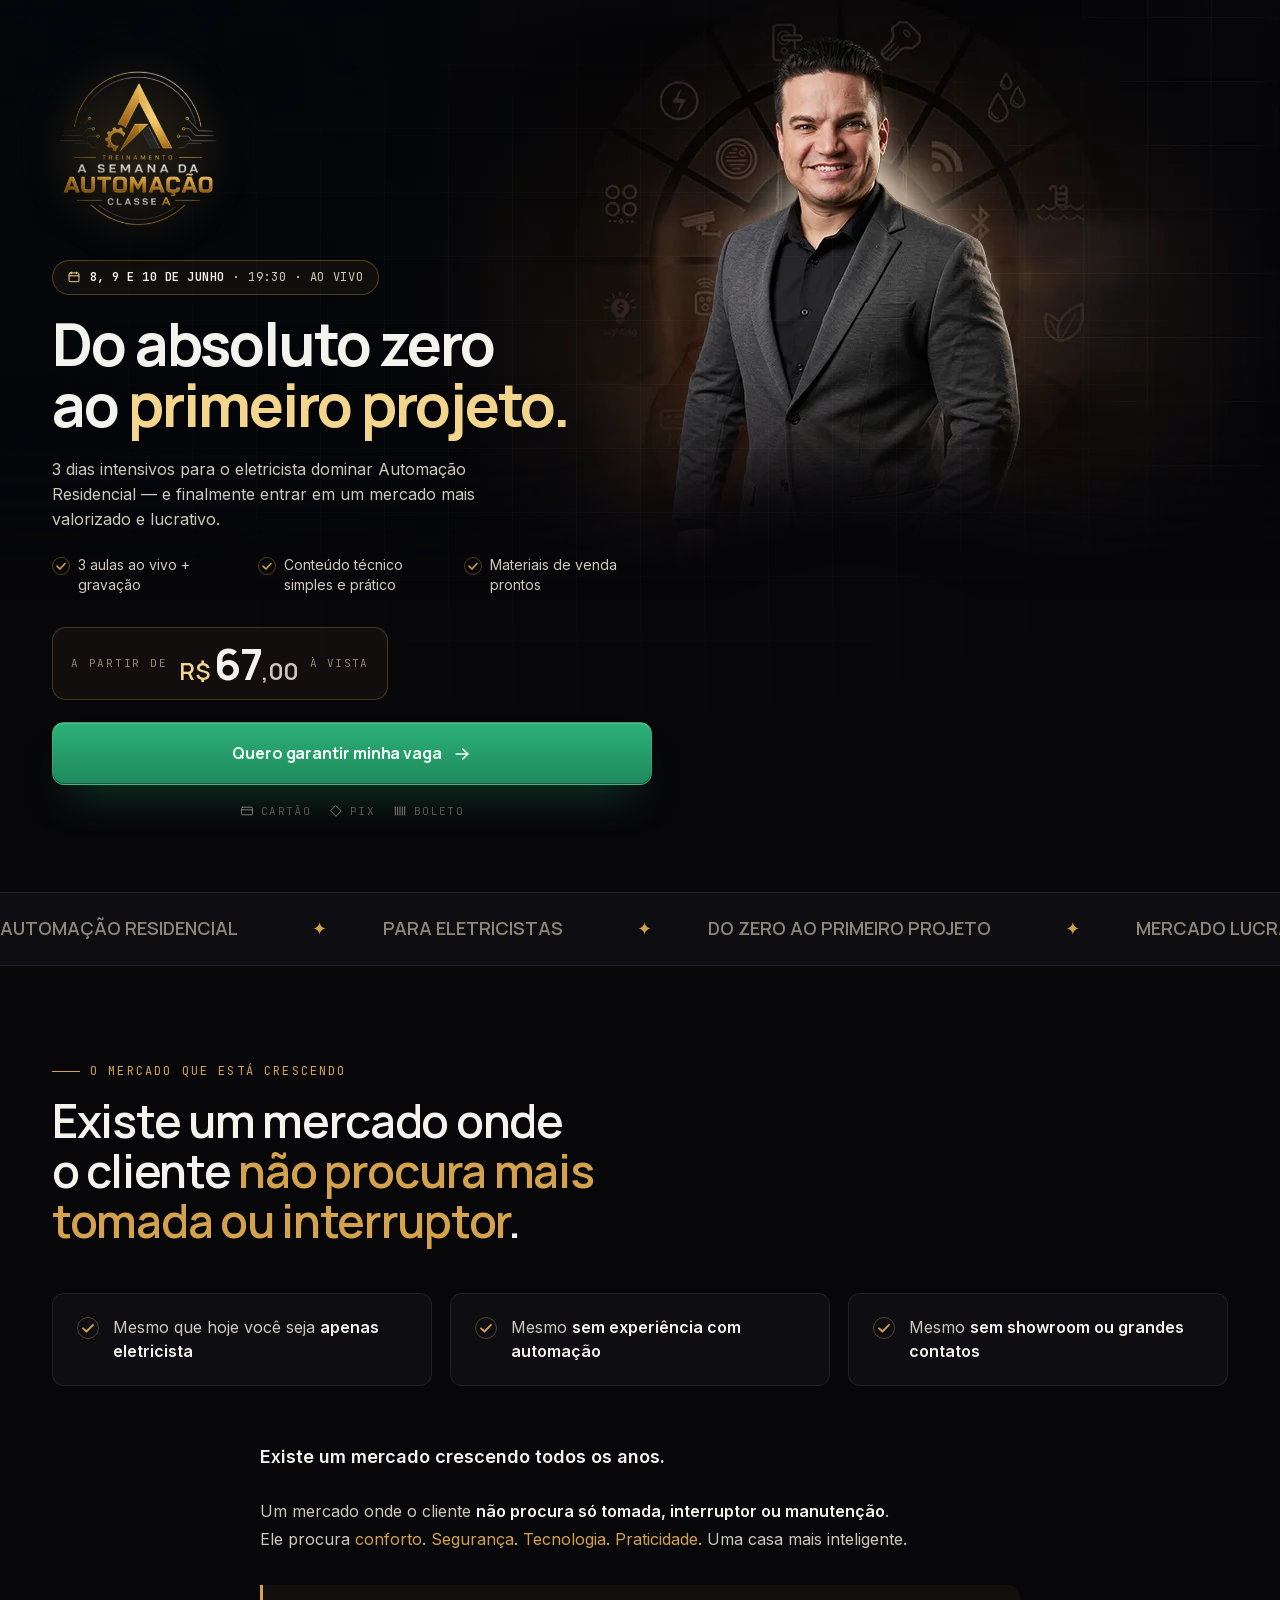
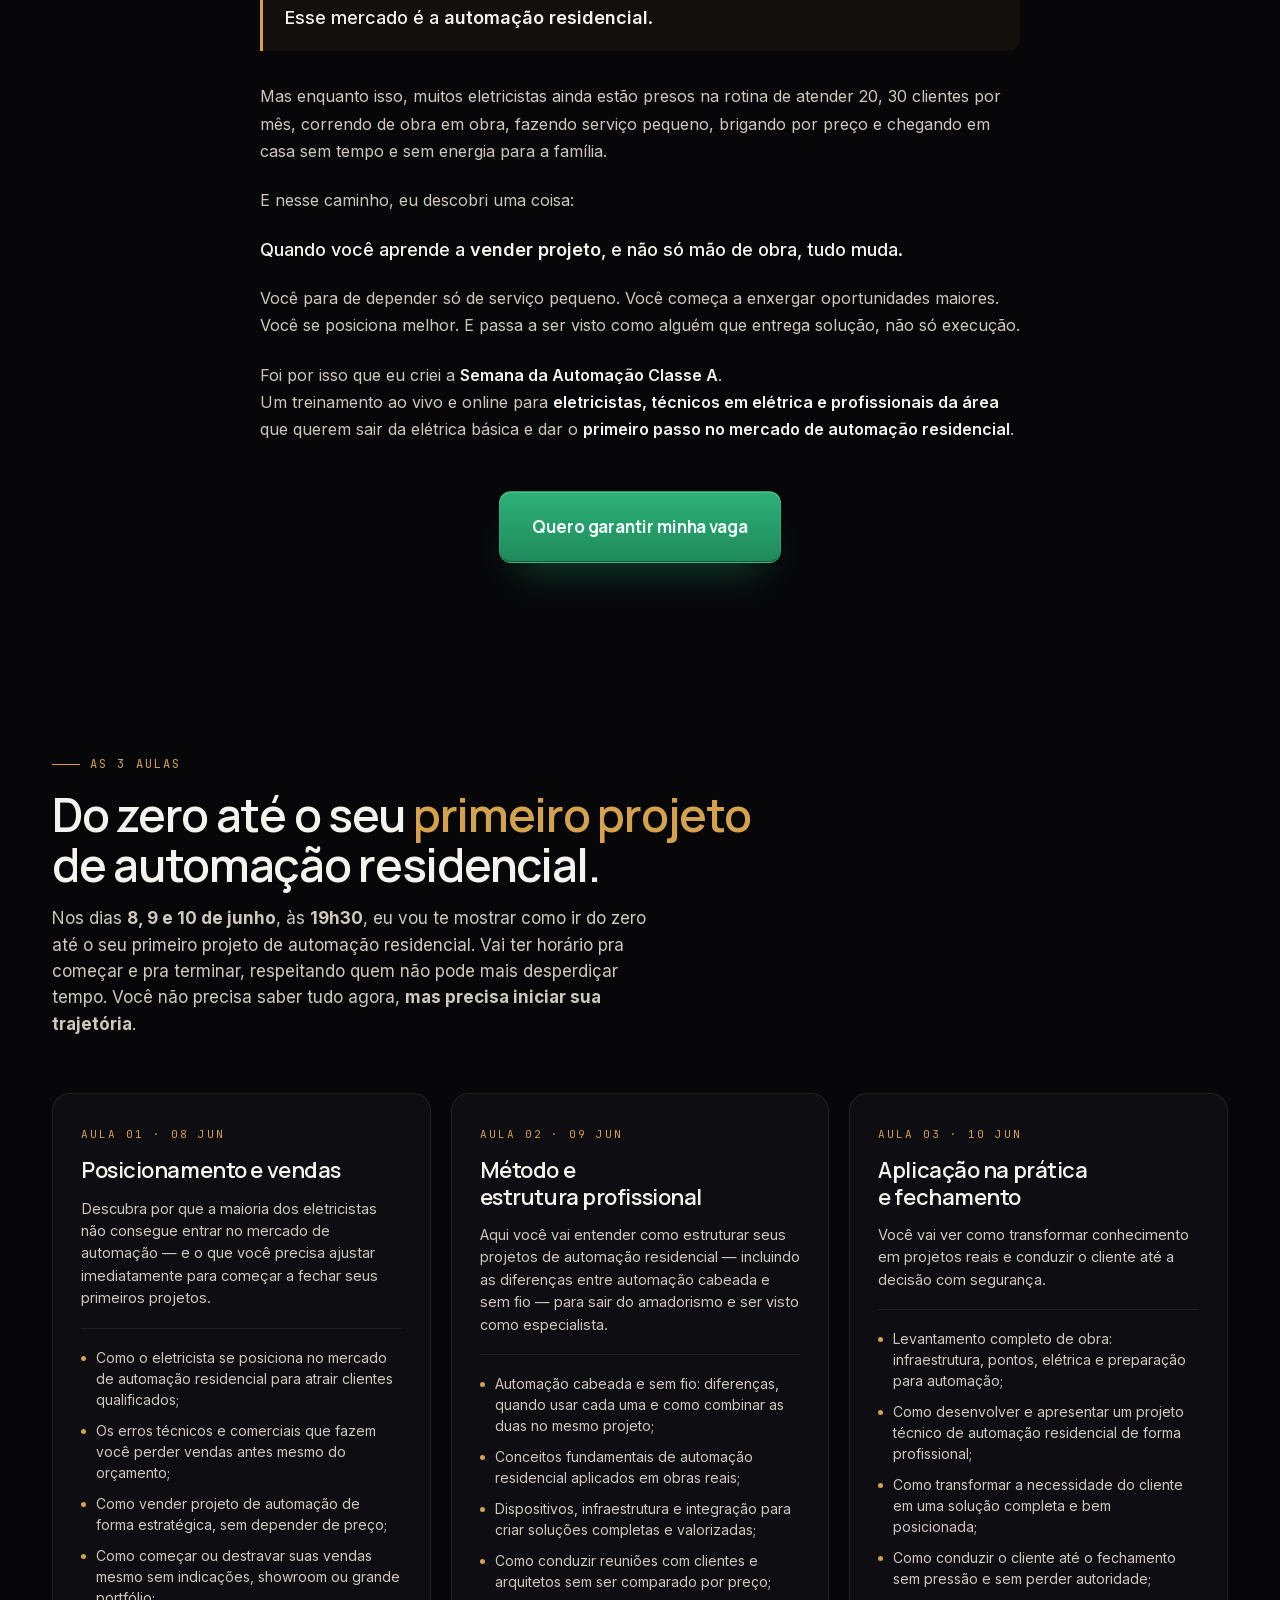
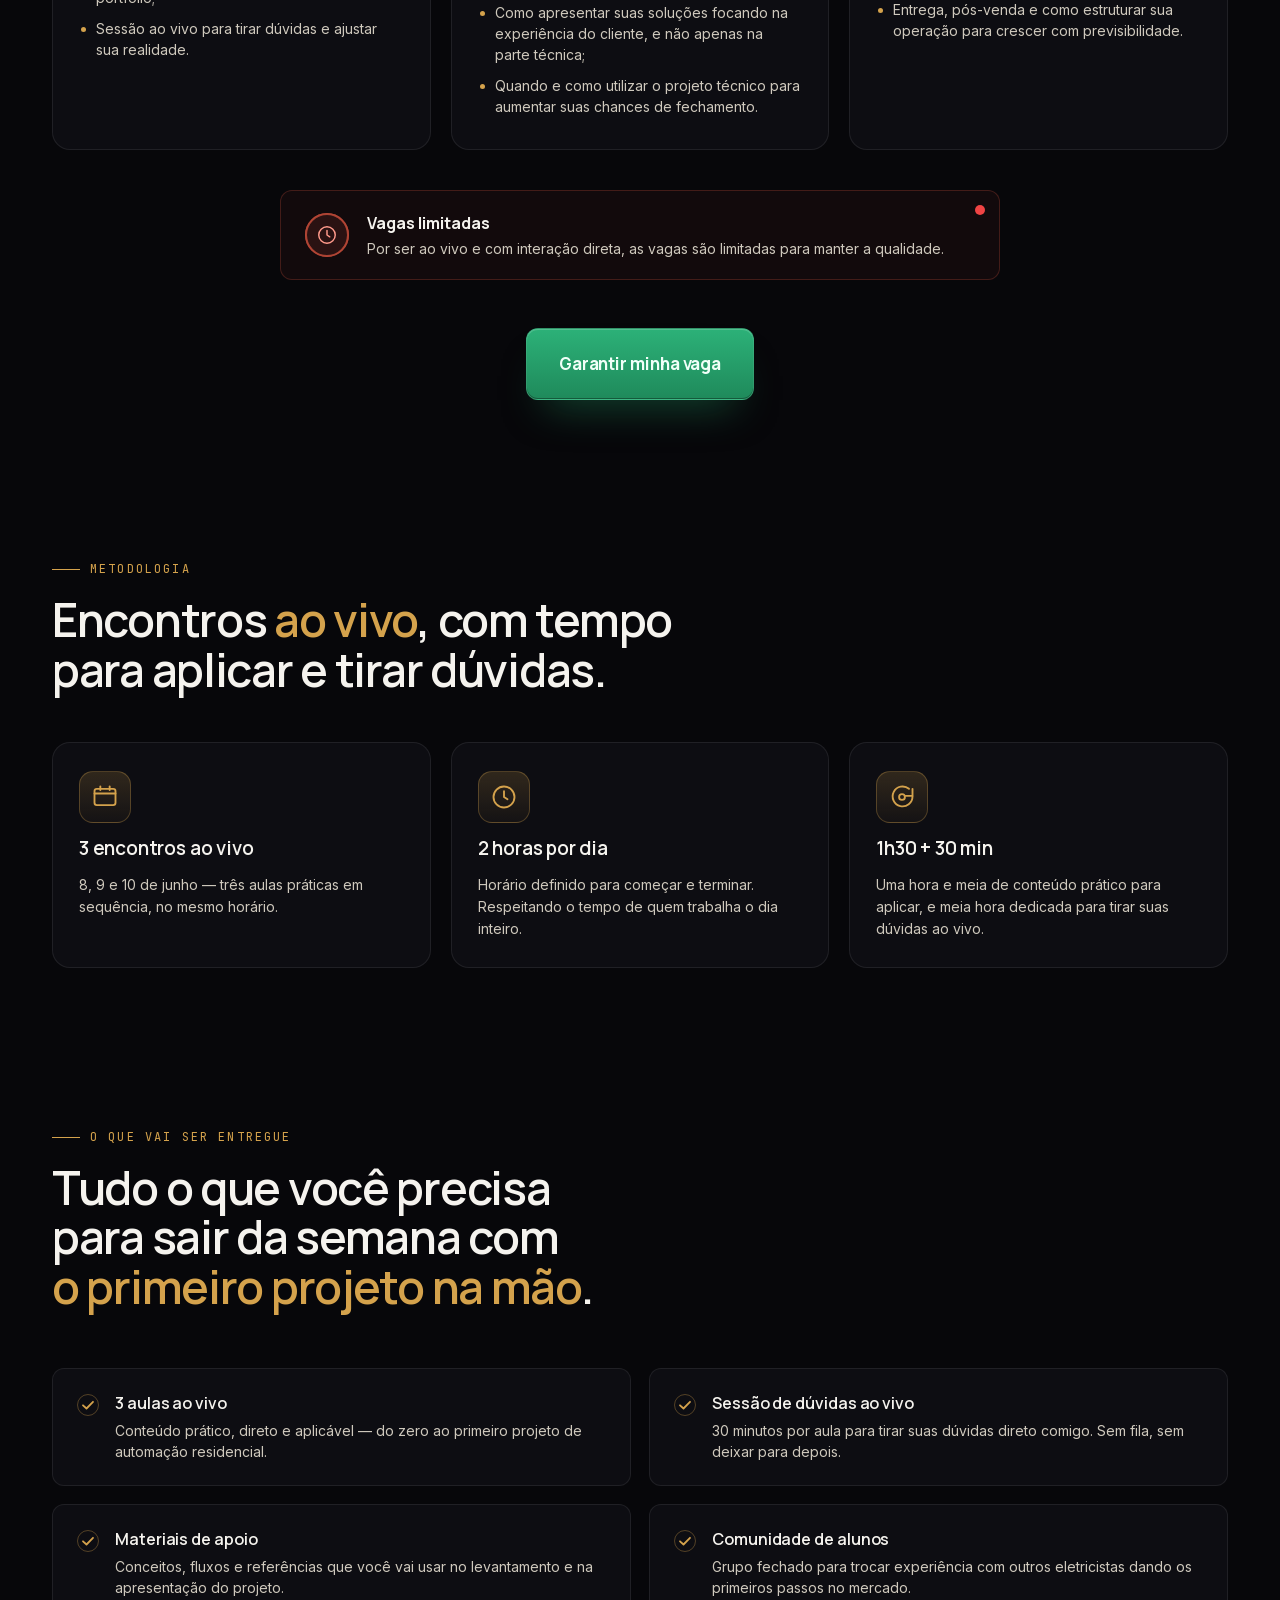
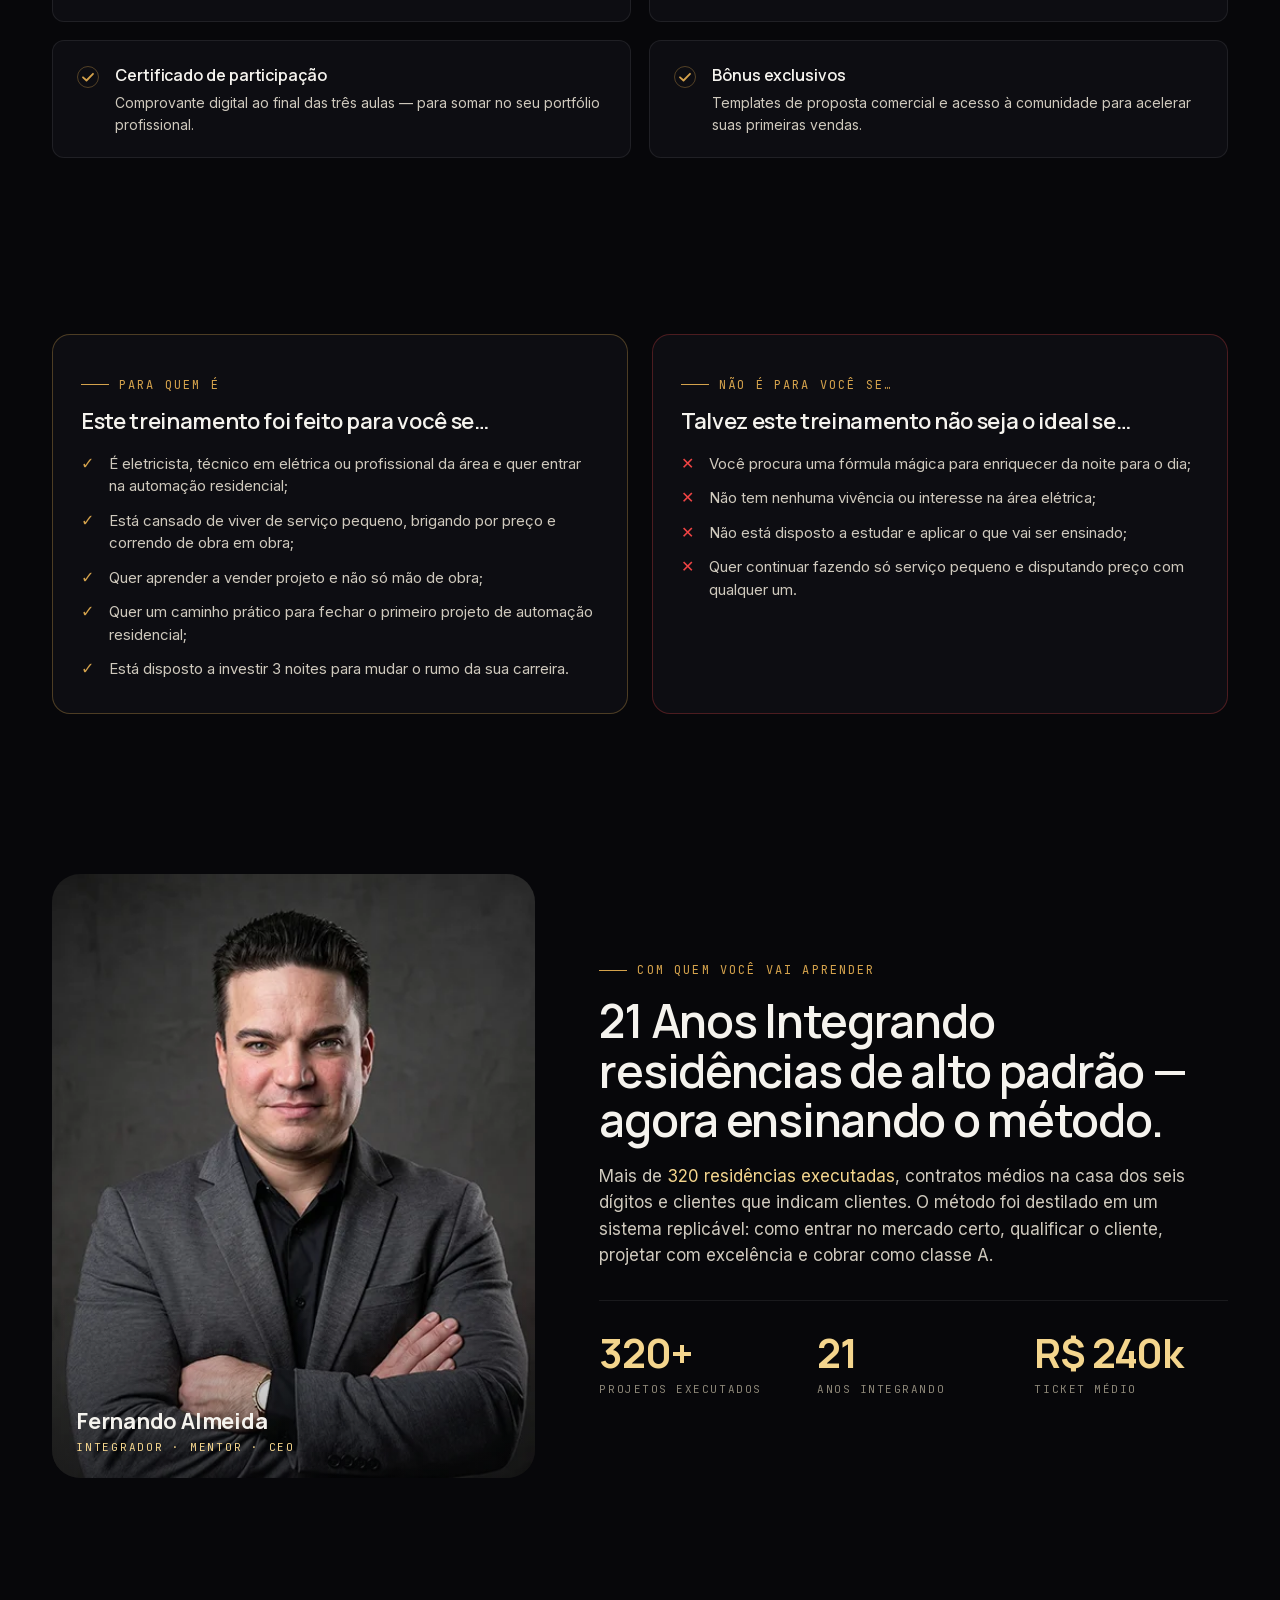
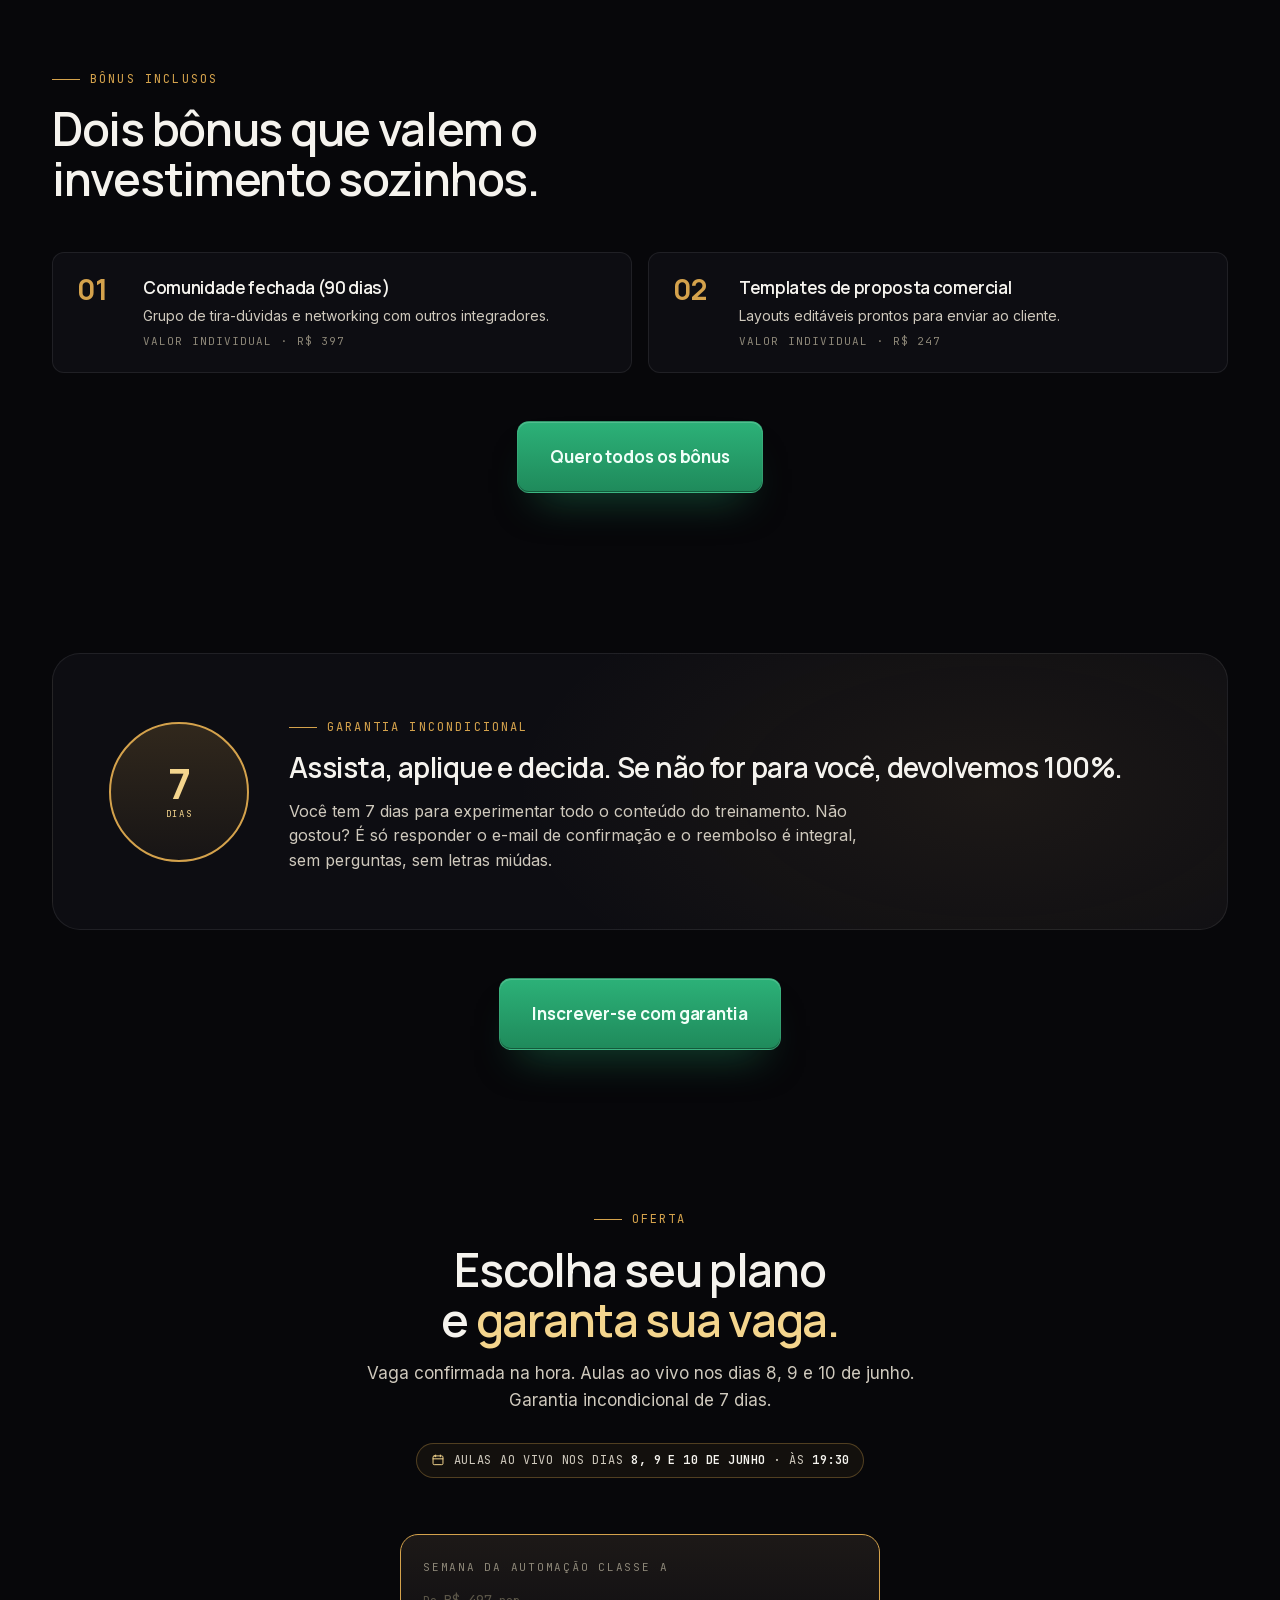
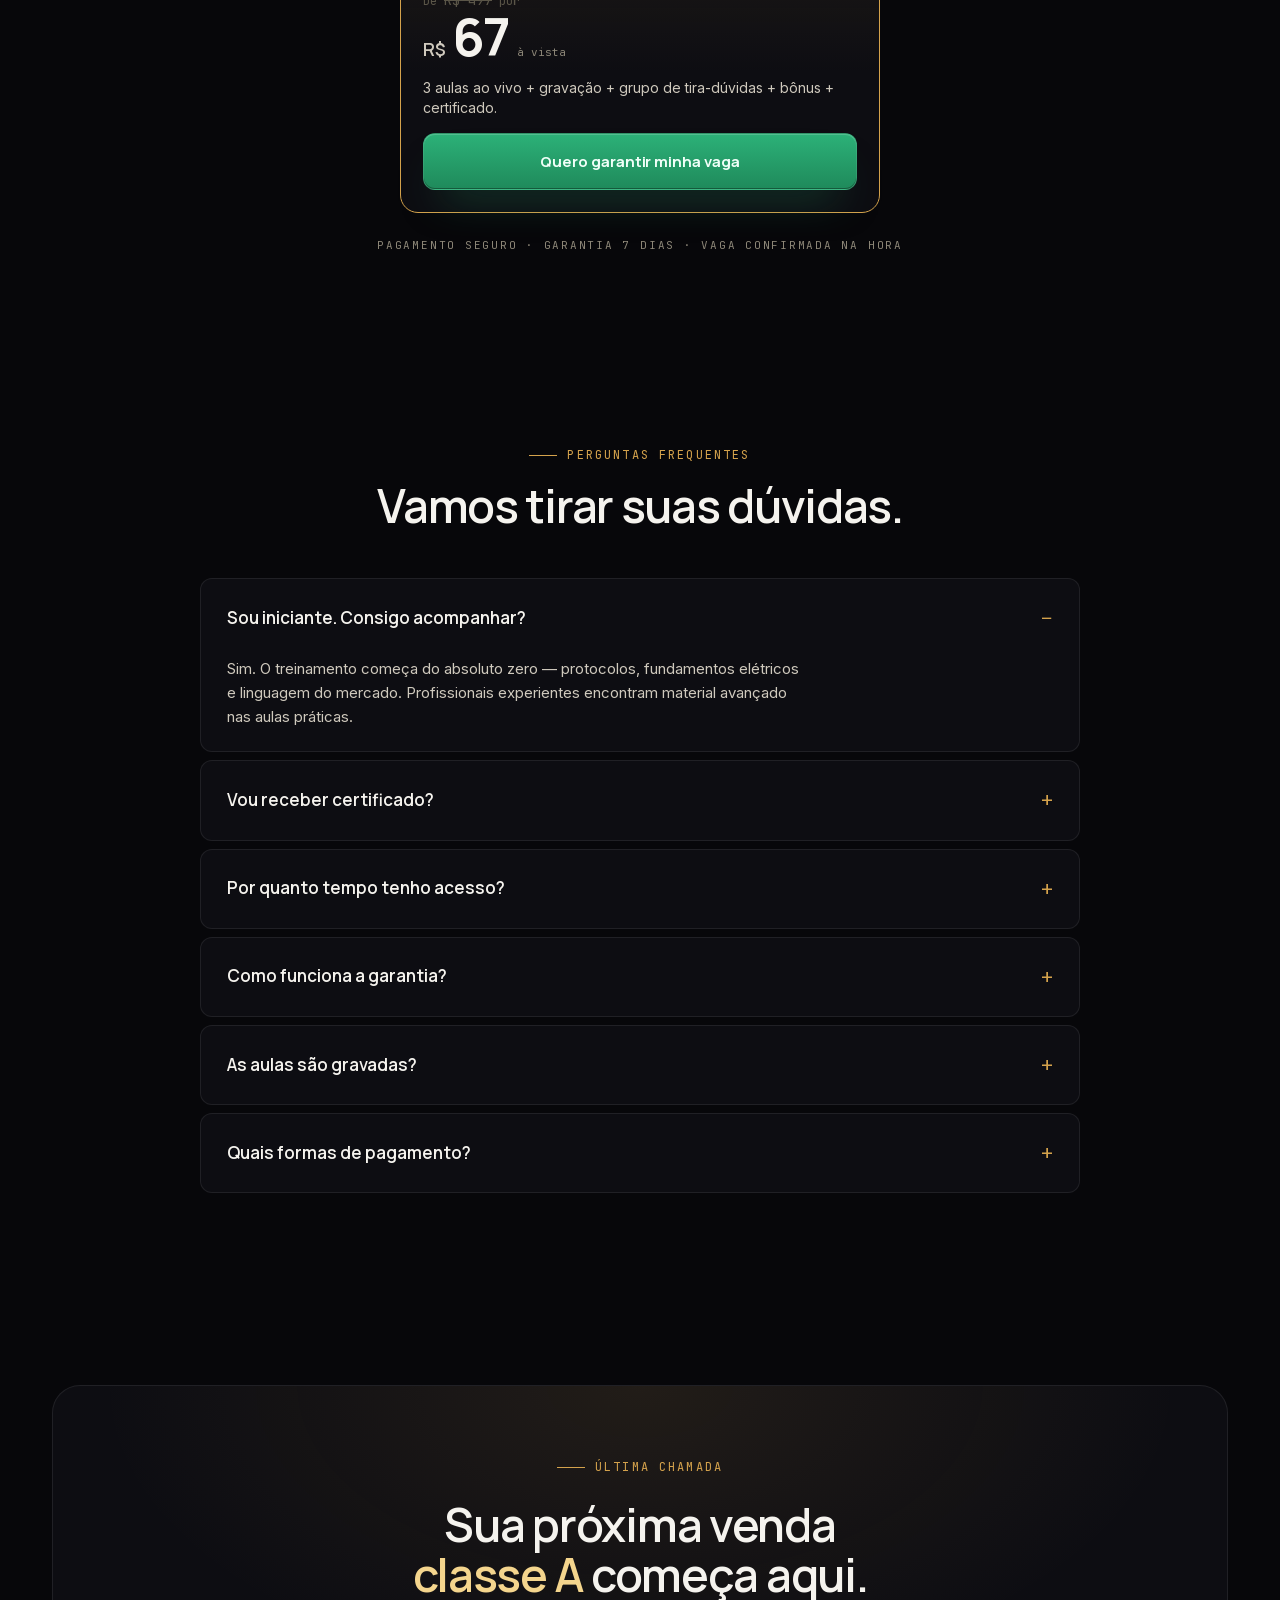
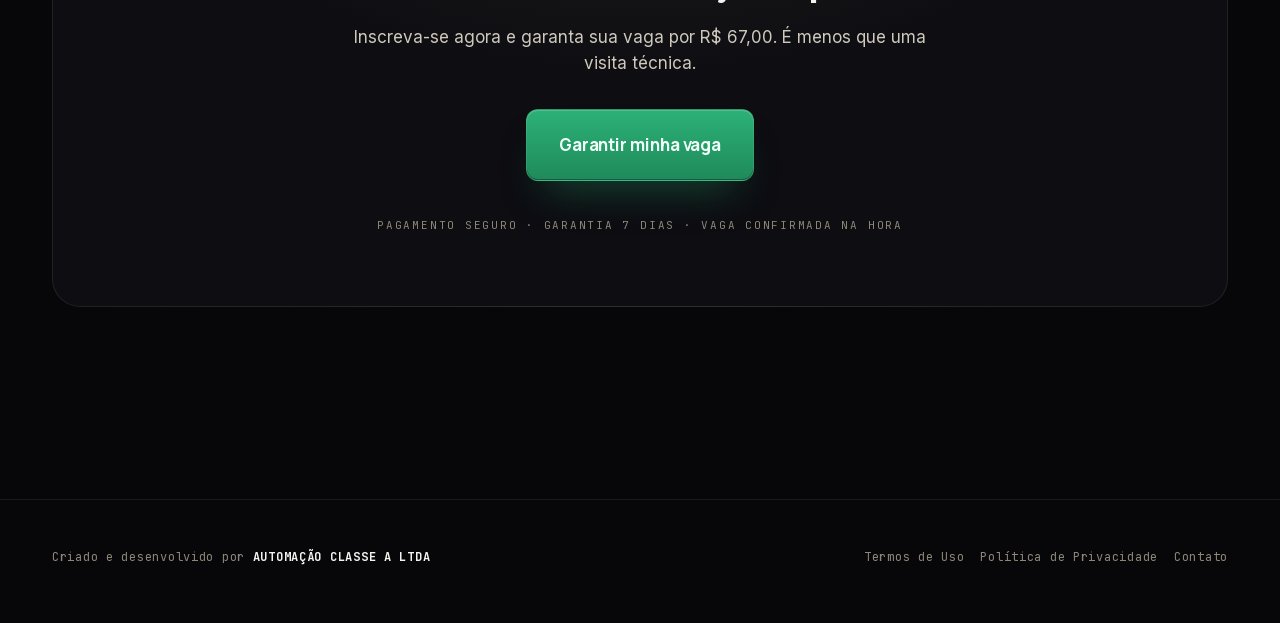
<file: index2.html>
<!doctype html>
<html lang="pt-BR" data-theme="dark">

<head>
  <meta charset="utf-8" />
  <meta name="viewport" content="width=device-width, initial-scale=1" />

  <!-- Microsoft Clarity -->
  <script type="text/javascript">
    (function(c,l,a,r,i,t,y){
        c[a]=c[a]||function(){(c[a].q=c[a].q||[]).push(arguments)};
        t=l.createElement(r);t.async=1;t.src="https://www.clarity.ms/tag/"+i;
        y=l.getElementsByTagName(r)[0];y.parentNode.insertBefore(t,y);
    })(window, document, "clarity", "script", "x0du2dtl62");
  </script>
  <!-- End Microsoft Clarity -->
  <title>Semana da Automação Classe A · Treinamento ao vivo</title>

  <!-- Meta Pixel Code -->
  <script>
    !function (f, b, e, v, n, t, s) {
      if (f.fbq) return; n = f.fbq = function () {
        n.callMethod ?
          n.callMethod.apply(n, arguments) : n.queue.push(arguments)
      };
      if (!f._fbq) f._fbq = n; n.push = n; n.loaded = !0; n.version = '2.0';
      n.queue = []; t = b.createElement(e); t.async = !0;
      t.src = v; s = b.getElementsByTagName(e)[0];
      s.parentNode.insertBefore(t, s)
    }(window, document, 'script',
      'https://connect.facebook.net/en_US/fbevents.js');
    fbq('init', '855034380426900');
    fbq('track', 'PageView');
  </script>
  <noscript><img height="1" width="1" style="display:none"
      src="https://www.facebook.com/tr?id=855034380426900&ev=PageView&noscript=1" alt="" /></noscript>
  <!-- End Meta Pixel Code -->

  <link rel="preload" href="fonts/manrope-latin.woff2" as="font" type="font/woff2" crossorigin />
  <link rel="preload" href="fonts/inter-latin.woff2" as="font" type="font/woff2" crossorigin />
  <link rel="preload" href="fonts/jetbrainsmono-latin.woff2" as="font" type="font/woff2" crossorigin />

  <link rel="stylesheet" href="styles.css" />
</head>

<body>

  <!-- ==================== HERO ==================== -->
  <section class="hero" data-screen-label="01 Hero">
    <div class="hero-bg"></div>
    <div class="hero-grid-overlay"></div>
    <div class="container">
      <div class="hero-inner">

        <div class="hero-copy">
          <div class="hero-top-row">
            <div class="hero-mark">
              <img src="uploads/logo-automacaoclassea.webp" alt="A Semana da Automação Classe A — Treinamento" />
            </div>
          </div>

          <div class="event-date" role="text" aria-label="Datas do evento: 8, 9 e 10 de junho às 19:30, ao vivo">
            <svg viewBox="0 0 24 24" width="14" height="14" fill="none" stroke="currentColor" stroke-width="1.7"
              stroke-linecap="round" stroke-linejoin="round" aria-hidden="true">
              <rect x="3.5" y="5" width="17" height="15" rx="2" />
              <path d="M3.5 10 H20.5" />
              <path d="M8 3.5 V6.5" />
              <path d="M16 3.5 V6.5" />
            </svg>
            <span><strong>8, 9 e 10 de junho</strong> · 19:30 · ao vivo</span>
          </div>

          <h1 class="hero-title">
            Do absoluto zero ao <span class="gold">primeiro projeto.</span>
          </h1>

          <p class="hero-lead">
            3 dias intensivos para o eletricista dominar Automação Residencial — e finalmente entrar em um mercado
            mais valorizado e lucrativo.
          </p>

          <ul class="hero-bullets" aria-label="O que você recebe">
            <li>
              <svg width="18" height="18" viewBox="0 0 18 18" fill="none" aria-hidden="true">
                <circle cx="9" cy="9" r="8.5" stroke="currentColor" stroke-opacity="0.35"></circle>
                <path d="M5 9.2 L8 12 L13 6.5" stroke="currentColor" stroke-width="1.6" stroke-linecap="round"
                  stroke-linejoin="round"></path>
              </svg>
              <span>3 aulas ao vivo + gravação</span>
            </li>
            <li>
              <svg width="18" height="18" viewBox="0 0 18 18" fill="none" aria-hidden="true">
                <circle cx="9" cy="9" r="8.5" stroke="currentColor" stroke-opacity="0.35"></circle>
                <path d="M5 9.2 L8 12 L13 6.5" stroke="currentColor" stroke-width="1.6" stroke-linecap="round"
                  stroke-linejoin="round"></path>
              </svg>
              <span>Conteúdo técnico simples e prático</span>
            </li>
            <li>
              <svg width="18" height="18" viewBox="0 0 18 18" fill="none" aria-hidden="true">
                <circle cx="9" cy="9" r="8.5" stroke="currentColor" stroke-opacity="0.35"></circle>
                <path d="M5 9.2 L8 12 L13 6.5" stroke="currentColor" stroke-width="1.6" stroke-linecap="round"
                  stroke-linejoin="round"></path>
              </svg>
              <span>Materiais de venda prontos</span>
            </li>
          </ul>

          <div class="hero-price" aria-label="Investimento">
            <span class="hero-price-from">A partir de</span>
            <span class="hero-price-value"><span class="hero-price-currency">R$</span>67<span class="hero-price-suffix">,00</span></span>
            <span class="hero-price-note">à vista</span>
          </div>

          <a href="#oferta" class="btn btn-primary hero-btn">
            <span>Quero garantir minha vaga</span>
            <svg viewBox="0 0 24 24" width="20" height="20" fill="none" stroke="currentColor" stroke-width="2"
              stroke-linecap="round" stroke-linejoin="round" aria-hidden="true">
              <path d="M5 12 H19" />
              <path d="M13 6 L19 12 L13 18" />
            </svg>
          </a>

          <ul class="hero-payments" aria-label="Formas de pagamento">
            <li>
              <svg viewBox="0 0 24 24" width="14" height="14" fill="none" stroke="currentColor" stroke-width="1.6"
                stroke-linecap="round" stroke-linejoin="round" aria-hidden="true">
                <rect x="2.5" y="5.5" width="19" height="13" rx="2" />
                <path d="M2.5 10 H21.5" />
              </svg>
              Cartão
            </li>
            <li>
              <svg viewBox="0 0 24 24" width="14" height="14" fill="none" stroke="currentColor" stroke-width="1.6"
                stroke-linecap="round" stroke-linejoin="round" aria-hidden="true">
                <path d="M12 3 L21 12 L12 21 L3 12 Z" />
              </svg>
              Pix
            </li>
            <li>
              <svg viewBox="0 0 24 24" width="14" height="14" fill="none" stroke="currentColor" stroke-width="1.6"
                stroke-linecap="round" stroke-linejoin="round" aria-hidden="true">
                <path d="M4 5 V19" />
                <path d="M8 5 V19" />
                <path d="M12 5 V19" />
                <path d="M16 5 V19" />
                <path d="M20 5 V19" />
              </svg>
              Boleto
            </li>
          </ul>

        </div>
      </div>
    </div>
  </section>

  <!-- ==================== STRIP ==================== -->
  <div class="strip">
    <div class="strip-track">
      <span class="strip-item">AUTOMAÇÃO RESIDENCIAL</span>
      <span class="strip-item">PARA ELETRICISTAS</span>
      <span class="strip-item">DO ZERO AO PRIMEIRO PROJETO</span>
      <span class="strip-item">MERCADO LUCRATIVO</span>
      <span class="strip-item">CASA INTELIGENTE</span>
      <span class="strip-item">VENDA DE PROJETO</span>
      <span class="strip-item">AUTOMAÇÃO RESIDENCIAL</span>
      <span class="strip-item">PARA ELETRICISTAS</span>
      <span class="strip-item">DO ZERO AO PRIMEIRO PROJETO</span>
      <span class="strip-item">MERCADO LUCRATIVO</span>
      <span class="strip-item">CASA INTELIGENTE</span>
      <span class="strip-item">VENDA DE PROJETO</span>
    </div>
  </div>

  <!-- ==================== MERCADO / NARRATIVA ==================== -->
  <section class="section" id="pilares" data-screen-label="02 Mercado">
    <div class="container">

      <div class="section-head">
        <span class="eyebrow">O mercado que está crescendo</span>
        <h2>Existe um mercado onde o cliente <span class="gold-soft">não procura mais tomada ou interruptor</span>.</h2>
      </div>

      <ul class="checks-list" aria-label="Para quem este treinamento se destina">
        <li>
          <svg width="22" height="22" viewBox="0 0 22 22" fill="none" aria-hidden="true">
            <circle cx="11" cy="11" r="10.5" stroke="currentColor" stroke-opacity="0.35"></circle>
            <path d="M6 11.3 L9.5 14.5 L16 7.8" stroke="currentColor" stroke-width="1.8" stroke-linecap="round"
              stroke-linejoin="round"></path>
          </svg>
          <span>Mesmo que hoje você seja <strong>apenas eletricista</strong></span>
        </li>
        <li>
          <svg width="22" height="22" viewBox="0 0 22 22" fill="none" aria-hidden="true">
            <circle cx="11" cy="11" r="10.5" stroke="currentColor" stroke-opacity="0.35"></circle>
            <path d="M6 11.3 L9.5 14.5 L16 7.8" stroke="currentColor" stroke-width="1.8" stroke-linecap="round"
              stroke-linejoin="round"></path>
          </svg>
          <span>Mesmo <strong>sem experiência com automação</strong></span>
        </li>
        <li>
          <svg width="22" height="22" viewBox="0 0 22 22" fill="none" aria-hidden="true">
            <circle cx="11" cy="11" r="10.5" stroke="currentColor" stroke-opacity="0.35"></circle>
            <path d="M6 11.3 L9.5 14.5 L16 7.8" stroke="currentColor" stroke-width="1.8" stroke-linecap="round"
              stroke-linejoin="round"></path>
          </svg>
          <span>Mesmo <strong>sem showroom ou grandes contatos</strong></span>
        </li>
      </ul>

      <div class="narrative">
        <p class="narrative-lead">Existe um mercado crescendo todos os anos.</p>

        <p>
          Um mercado onde o cliente <strong>não procura só tomada, interruptor ou manutenção</strong>.<br>
          Ele procura <span class="gold-soft">conforto</span>. <span class="gold-soft">Segurança</span>.
          <span class="gold-soft">Tecnologia</span>. <span class="gold-soft">Praticidade</span>.
          Uma casa mais inteligente.
        </p>

        <p class="narrative-callout">Esse mercado é a <strong class="gold">automação residencial</strong>.</p>

        <p>
          Mas enquanto isso, muitos eletricistas ainda estão presos na rotina de atender 20, 30 clientes por mês,
          correndo de obra em obra, fazendo serviço pequeno, brigando por preço e chegando em casa sem tempo e sem
          energia para a família.
        </p>

        <p>E nesse caminho, eu descobri uma coisa:</p>

        <p class="narrative-emphasis">
          Quando você aprende a <strong class="gold">vender projeto</strong>, e não só mão de obra, tudo muda.
        </p>

        <p>
          Você para de depender só de serviço pequeno. Você começa a enxergar oportunidades maiores.
          Você se posiciona melhor. E passa a ser visto como alguém que entrega solução, não só execução.
        </p>

        <p>
          Foi por isso que eu criei a <strong>Semana da Automação Classe A</strong>.<br>
          Um treinamento ao vivo e online para <strong>eletricistas, técnicos em elétrica e profissionais da área</strong>
          que querem sair da elétrica básica e dar o <strong class="gold-soft">primeiro passo no mercado de automação
          residencial</strong>.
        </p>
      </div>

      <div class="section-cta">
        <a href="#oferta" class="btn btn-primary btn-lg">Quero garantir minha vaga</a>
      </div>
    </div>
  </section>

  <!-- ==================== AULAS ==================== -->
  <section class="section" id="aulas" data-screen-label="03 Aulas">
    <div class="container">
      <div class="section-head">
        <span class="eyebrow">As 3 aulas</span>
        <h2>Do zero até o seu <span class="gold-soft">primeiro projeto</span> de automação residencial.</h2>
        <p class="lead">
          Nos dias <strong>8, 9 e 10 de junho</strong>, às <strong>19h30</strong>, eu vou te mostrar como ir do zero
          até o seu primeiro projeto de automação residencial. Vai ter horário pra começar e pra terminar,
          respeitando quem não pode mais desperdiçar tempo. Você não precisa saber tudo agora,
          <strong>mas precisa iniciar sua trajetória</strong>.
        </p>
      </div>

      <div class="aulas">

        <article class="aula">
          <div class="aula-num">AULA 01 · 08 JUN</div>
          <h3>Posicionamento e vendas</h3>
          <p class="aula-lead">
            Descubra por que a maioria dos eletricistas não consegue entrar no mercado de automação — e o que você
            precisa ajustar imediatamente para começar a fechar seus primeiros projetos.
          </p>
          <ul>
            <li>Como o eletricista se posiciona no mercado de automação residencial para atrair clientes qualificados;</li>
            <li>Os erros técnicos e comerciais que fazem você perder vendas antes mesmo do orçamento;</li>
            <li>Como vender projeto de automação de forma estratégica, sem depender de preço;</li>
            <li>Como começar ou destravar suas vendas mesmo sem indicações, showroom ou grande portfólio;</li>
            <li>Sessão ao vivo para tirar dúvidas e ajustar sua realidade.</li>
          </ul>
        </article>

        <article class="aula">
          <div class="aula-num">AULA 02 · 09 JUN</div>
          <h3>Método e estrutura profissional</h3>
          <p class="aula-lead">
            Aqui você vai entender como estruturar seus projetos de automação residencial — incluindo as diferenças
            entre automação cabeada e sem fio — para sair do amadorismo e ser visto como especialista.
          </p>
          <ul>
            <li>Automação cabeada e sem fio: diferenças, quando usar cada uma e como combinar as duas no mesmo projeto;</li>
            <li>Conceitos fundamentais de automação residencial aplicados em obras reais;</li>
            <li>Dispositivos, infraestrutura e integração para criar soluções completas e valorizadas;</li>
            <li>Como conduzir reuniões com clientes e arquitetos sem ser comparado por preço;</li>
            <li>Como apresentar suas soluções focando na experiência do cliente, e não apenas na parte técnica;</li>
            <li>Quando e como utilizar o projeto técnico para aumentar suas chances de fechamento.</li>
          </ul>
        </article>

        <article class="aula">
          <div class="aula-num">AULA 03 · 10 JUN</div>
          <h3>Aplicação na prática e fechamento</h3>
          <p class="aula-lead">
            Você vai ver como transformar conhecimento em projetos reais e conduzir o cliente até a decisão com
            segurança.
          </p>
          <ul>
            <li>Levantamento completo de obra: infraestrutura, pontos, elétrica e preparação para automação;</li>
            <li>Como desenvolver e apresentar um projeto técnico de automação residencial de forma profissional;</li>
            <li>Como transformar a necessidade do cliente em uma solução completa e bem posicionada;</li>
            <li>Como conduzir o cliente até o fechamento sem pressão e sem perder autoridade;</li>
            <li>Entrega, pós-venda e como estruturar sua operação para crescer com previsibilidade.</li>
          </ul>
        </article>

      </div>

      <div class="vagas-limitadas" role="note">
        <div class="vagas-icon" aria-hidden="true">
          <svg width="22" height="22" viewBox="0 0 24 24" fill="none" stroke="currentColor" stroke-width="1.6"
            stroke-linecap="round" stroke-linejoin="round">
            <circle cx="12" cy="12" r="9" />
            <path d="M12 7 V12 L15 14" />
          </svg>
        </div>
        <div>
          <strong>Vagas limitadas</strong>
          <p>Por ser ao vivo e com interação direta, as vagas são limitadas para manter a qualidade.</p>
        </div>
      </div>

      <div class="section-cta">
        <a href="#oferta" class="btn btn-primary btn-lg">Garantir minha vaga</a>
      </div>
    </div>
  </section>

  <!-- ==================== METODOLOGIA ==================== -->
  <section class="section section-tight" id="metodologia" data-screen-label="04 Metodologia">
    <div class="container">
      <div class="section-head">
        <span class="eyebrow">Metodologia</span>
        <h2>Encontros <span class="gold-soft">ao vivo</span>, com tempo para aplicar e tirar dúvidas.</h2>
      </div>

      <div class="method-grid">
        <div class="method-card">
          <div class="method-icon" aria-hidden="true">
            <svg width="28" height="28" viewBox="0 0 24 24" fill="none" stroke="currentColor" stroke-width="1.6"
              stroke-linecap="round" stroke-linejoin="round">
              <rect x="3" y="5" width="18" height="14" rx="2" />
              <path d="M3 9 H21" />
              <path d="M8 3 V6" />
              <path d="M16 3 V6" />
            </svg>
          </div>
          <h3>3 encontros ao vivo</h3>
          <p>8, 9 e 10 de junho — três aulas práticas em sequência, no mesmo horário.</p>
        </div>

        <div class="method-card">
          <div class="method-icon" aria-hidden="true">
            <svg width="28" height="28" viewBox="0 0 24 24" fill="none" stroke="currentColor" stroke-width="1.6"
              stroke-linecap="round" stroke-linejoin="round">
              <circle cx="12" cy="12" r="9" />
              <path d="M12 7 V12 L15 14" />
            </svg>
          </div>
          <h3>2 horas por dia</h3>
          <p>Horário definido para começar e terminar. Respeitando o tempo de quem trabalha o dia inteiro.</p>
        </div>

        <div class="method-card">
          <div class="method-icon" aria-hidden="true">
            <svg width="28" height="28" viewBox="0 0 24 24" fill="none" stroke="currentColor" stroke-width="1.6"
              stroke-linecap="round" stroke-linejoin="round">
              <path d="M21 11.5 a8.5 8.5 0 1 1 -3 -6.5" />
              <path d="M21 5 V11 H15" />
              <circle cx="12" cy="12" r="2.5" />
            </svg>
          </div>
          <h3>1h30 + 30 min</h3>
          <p>Uma hora e meia de conteúdo prático para aplicar, e meia hora dedicada para tirar suas dúvidas ao vivo.</p>
        </div>
      </div>
    </div>
  </section>

  <!-- ==================== O QUE VAI SER ENTREGUE ==================== -->
  <section class="section" id="entregaveis" data-screen-label="05 Entregáveis">
    <div class="container">
      <div class="section-head">
        <span class="eyebrow">O que vai ser entregue</span>
        <h2>Tudo o que você precisa para sair da semana com <span class="gold-soft">o primeiro projeto na mão</span>.</h2>
      </div>

      <ul class="deliverables">
        <li>
          <svg width="22" height="22" viewBox="0 0 22 22" fill="none" aria-hidden="true">
            <circle cx="11" cy="11" r="10.5" stroke="currentColor" stroke-opacity="0.35"></circle>
            <path d="M6 11.3 L9.5 14.5 L16 7.8" stroke="currentColor" stroke-width="1.8" stroke-linecap="round"
              stroke-linejoin="round"></path>
          </svg>
          <div>
            <h4>3 aulas ao vivo</h4>
            <p>Conteúdo prático, direto e aplicável — do zero ao primeiro projeto de automação residencial.</p>
          </div>
        </li>
        <li>
          <svg width="22" height="22" viewBox="0 0 22 22" fill="none" aria-hidden="true">
            <circle cx="11" cy="11" r="10.5" stroke="currentColor" stroke-opacity="0.35"></circle>
            <path d="M6 11.3 L9.5 14.5 L16 7.8" stroke="currentColor" stroke-width="1.8" stroke-linecap="round"
              stroke-linejoin="round"></path>
          </svg>
          <div>
            <h4>Sessão de dúvidas ao vivo</h4>
            <p>30 minutos por aula para tirar suas dúvidas direto comigo. Sem fila, sem deixar para depois.</p>
          </div>
        </li>
        <li>
          <svg width="22" height="22" viewBox="0 0 22 22" fill="none" aria-hidden="true">
            <circle cx="11" cy="11" r="10.5" stroke="currentColor" stroke-opacity="0.35"></circle>
            <path d="M6 11.3 L9.5 14.5 L16 7.8" stroke="currentColor" stroke-width="1.8" stroke-linecap="round"
              stroke-linejoin="round"></path>
          </svg>
          <div>
            <h4>Materiais de apoio</h4>
            <p>Conceitos, fluxos e referências que você vai usar no levantamento e na apresentação do projeto.</p>
          </div>
        </li>
        <li>
          <svg width="22" height="22" viewBox="0 0 22 22" fill="none" aria-hidden="true">
            <circle cx="11" cy="11" r="10.5" stroke="currentColor" stroke-opacity="0.35"></circle>
            <path d="M6 11.3 L9.5 14.5 L16 7.8" stroke="currentColor" stroke-width="1.8" stroke-linecap="round"
              stroke-linejoin="round"></path>
          </svg>
          <div>
            <h4>Comunidade de alunos</h4>
            <p>Grupo fechado para trocar experiência com outros eletricistas dando os primeiros passos no mercado.</p>
          </div>
        </li>
        <li>
          <svg width="22" height="22" viewBox="0 0 22 22" fill="none" aria-hidden="true">
            <circle cx="11" cy="11" r="10.5" stroke="currentColor" stroke-opacity="0.35"></circle>
            <path d="M6 11.3 L9.5 14.5 L16 7.8" stroke="currentColor" stroke-width="1.8" stroke-linecap="round"
              stroke-linejoin="round"></path>
          </svg>
          <div>
            <h4>Certificado de participação</h4>
            <p>Comprovante digital ao final das três aulas — para somar no seu portfólio profissional.</p>
          </div>
        </li>
        <li>
          <svg width="22" height="22" viewBox="0 0 22 22" fill="none" aria-hidden="true">
            <circle cx="11" cy="11" r="10.5" stroke="currentColor" stroke-opacity="0.35"></circle>
            <path d="M6 11.3 L9.5 14.5 L16 7.8" stroke="currentColor" stroke-width="1.8" stroke-linecap="round"
              stroke-linejoin="round"></path>
          </svg>
          <div>
            <h4>Bônus exclusivos</h4>
            <p>Templates de proposta comercial e acesso à comunidade para acelerar suas primeiras vendas.</p>
          </div>
        </li>
      </ul>
    </div>
  </section>

  <!-- ==================== PARA QUEM É ==================== -->
  <section class="section section-tight" id="para-quem" data-screen-label="06 Para quem é">
    <div class="container">
      <div class="for-who-grid">

        <div class="for-who-col for-who-yes">
          <span class="eyebrow">Para quem é</span>
          <h3>Este treinamento foi feito para você se…</h3>
          <ul>
            <li>É eletricista, técnico em elétrica ou profissional da área e quer entrar na automação residencial;</li>
            <li>Está cansado de viver de serviço pequeno, brigando por preço e correndo de obra em obra;</li>
            <li>Quer aprender a vender projeto e não só mão de obra;</li>
            <li>Quer um caminho prático para fechar o primeiro projeto de automação residencial;</li>
            <li>Está disposto a investir 3 noites para mudar o rumo da sua carreira.</li>
          </ul>
        </div>

        <div class="for-who-col for-who-no">
          <span class="eyebrow">Não é para você se…</span>
          <h3>Talvez este treinamento não seja o ideal se…</h3>
          <ul>
            <li>Você procura uma fórmula mágica para enriquecer da noite para o dia;</li>
            <li>Não tem nenhuma vivência ou interesse na área elétrica;</li>
            <li>Não está disposto a estudar e aplicar o que vai ser ensinado;</li>
            <li>Quer continuar fazendo só serviço pequeno e disputando preço com qualquer um.</li>
          </ul>
        </div>

      </div>
    </div>
  </section>

  <!-- ==================== ABOUT ==================== -->
  <section class="section" data-screen-label="07 Sobre">
    <div class="container">
      <div class="about-grid">
        <div class="instructor-stage square">
          <img class="instructor-img" src="uploads/fernando-almeida-automacoes-classe-a.webp" alt="Fernando Almeida" />
          <div class="instructor-caption">
            <div>
              <div class="name">Fernando Almeida</div>
              <div class="title">Integrador · Mentor · CEO</div>
            </div>
          </div>
        </div>

        <div>
          <span class="eyebrow">Com quem você vai aprender</span>
          <h2 style="margin-top: 16px;">21 Anos Integrando residências de alto padrão — agora ensinando o método.</h2>
          <p class="lead" style="margin-top: 18px;">
            Mais de <span class="gold">320 residências executadas</span>, contratos médios na casa dos seis dígitos e
            clientes que indicam clientes. O método foi destilado em um sistema replicável: como entrar no mercado
            certo, qualificar o cliente, projetar com excelência e cobrar como classe A.
          </p>
          <div class="stats">
            <div class="stat">
              <div class="v">320+</div>
              <div class="l">Projetos executados</div>
            </div>
            <div class="stat">
              <div class="v">21</div>
              <div class="l">Anos integrando</div>
            </div>
            <div class="stat">
              <div class="v">R$ 240k</div>
              <div class="l">Ticket médio</div>
            </div>
          </div>
        </div>
      </div>
    </div>
  </section>

  <!-- ==================== BONUS ==================== -->
  <section class="section" data-screen-label="08 Bônus">
    <div class="container">
      <div class="section-head">
        <span class="eyebrow">Bônus inclusos</span>
        <h2>Dois bônus que valem o investimento sozinhos.</h2>
      </div>
      <div class="bonus-grid">

        <div class="bonus">
          <div class="bonus-num">01</div>
          <div>
            <h4>Comunidade fechada (90 dias)</h4>
            <p style="font-size: 14px; color: var(--fg-1);">Grupo de tira-dúvidas e networking com outros integradores.
            </p>
            <div class="val">VALOR INDIVIDUAL · R$ 397</div>
          </div>
        </div>

        <div class="bonus">
          <div class="bonus-num">02</div>
          <div>
            <h4>Templates de proposta comercial</h4>
            <p style="font-size: 14px; color: var(--fg-1);">Layouts editáveis prontos para enviar ao cliente.</p>
            <div class="val">VALOR INDIVIDUAL · R$ 247</div>
          </div>
        </div>

      </div>
      <div class="section-cta">
        <a href="#oferta" class="btn btn-primary btn-lg">Quero todos os bônus</a>
      </div>
    </div>
  </section>

  <!-- ==================== GUARANTEE ==================== -->
  <section class="section section-tight" data-screen-label="09 Garantia">
    <div class="container">
      <div class="guarantee">
        <div class="seal">
          <div class="num">7</div>
          <div class="word">Dias</div>
        </div>
        <div>
          <span class="eyebrow">Garantia incondicional</span>
          <h3 style="margin-top: 14px; font-size: 28px;">Assista, aplique e decida. Se não for para você, devolvemos
            100%.</h3>
          <p style="margin-top: 14px; color: var(--fg-1); max-width: 60ch;">
            Você tem 7 dias para experimentar todo o conteúdo do treinamento. Não gostou? É só responder o e-mail de
            confirmação e o reembolso é integral, sem perguntas, sem letras miúdas.
          </p>
        </div>
      </div>
      <div class="section-cta">
        <a href="#oferta" class="btn btn-primary btn-lg">Inscrever-se com garantia</a>
      </div>
    </div>
  </section>

  <!-- ==================== OFERTA ==================== -->
  <section class="section" id="oferta" data-screen-label="10 Oferta">
    <div class="container">
      <div class="section-head center">
        <span class="eyebrow">Oferta</span>
        <h2>Escolha seu plano e <span class="gold">garanta sua vaga.</span></h2>
        <p class="lead" style="text-align: center; margin-left: auto; margin-right: auto;">
          Vaga confirmada na hora. Aulas ao vivo nos dias 8, 9 e 10 de junho. Garantia incondicional de 7 dias.
        </p>
        <div class="event-date event-date--center" role="text" aria-label="Datas do evento: 8, 9 e 10 de junho às 19:30, ao vivo">
          <svg viewBox="0 0 24 24" width="14" height="14" fill="none" stroke="currentColor" stroke-width="1.7"
            stroke-linecap="round" stroke-linejoin="round" aria-hidden="true">
            <rect x="3.5" y="5" width="17" height="15" rx="2" />
            <path d="M3.5 10 H20.5" />
            <path d="M8 3.5 V6.5" />
            <path d="M16 3.5 V6.5" />
          </svg>
          <span>Aulas ao vivo nos dias <strong>8, 9 e 10 de junho</strong> · às <strong>19:30</strong></span>
        </div>
      </div>

      <div class="offer-section-stack offer-section-stack--single">
        <div class="offer-card featured">
          <div class="label">Semana da Automação Classe A</div>
          <div>
            <div style="font-family: var(--font-mono); font-size: 12px; color: var(--fg-3);">
              De <span class="price-from">R$ 497</span> por
            </div>
            <div class="price-row">
              <span class="price-currency">R$</span>
              <span class="price">67</span>
              <span class="price-suffix">à vista</span>
            </div>
          </div>
          <div class="summary">3 aulas ao vivo + gravação + grupo de tira-dúvidas + bônus + certificado.</div>
          <a href="https://pay.hotmart.com/R103077175B?checkoutMode=10" target="_blank" rel="noopener noreferrer" class="btn btn-primary btn-block">Quero garantir minha vaga</a>
        </div>
      </div>

      <div
        style="text-align: center; margin-top: 24px; font-family: var(--font-mono); font-size: 11px; letter-spacing: 0.16em; text-transform: uppercase; color: var(--fg-2);">
        Pagamento seguro · Garantia 7 dias · Vaga confirmada na hora
      </div>
    </div>
  </section>

  <!-- ==================== FAQ ==================== -->
  <section class="section" id="faq" data-screen-label="07 FAQ">
    <div class="container">
      <div class="section-head center">
        <span class="eyebrow">Perguntas frequentes</span>
        <h2>Vamos tirar suas dúvidas.</h2>
      </div>
      <div class="faq-list">

        <details class="faq" open>
          <summary>Sou iniciante. Consigo acompanhar?</summary>
          <div class="answer">Sim. O treinamento começa do absoluto zero — protocolos, fundamentos elétricos e linguagem
            do mercado. Profissionais experientes encontram material avançado nas aulas práticas.</div>
        </details>

        <details class="faq">
          <summary>Vou receber certificado?</summary>
          <div class="answer">Sim, certificado digital com sua participação registrada após assistir às três aulas.
          </div>
        </details>

        <details class="faq">
          <summary>Por quanto tempo tenho acesso?</summary>
          <div class="answer">Acesso durante a semana de transmissão das 3 aulas ao vivo, incluindo o grupo de
            tira-dúvidas no período.</div>
        </details>

        <details class="faq">
          <summary>Como funciona a garantia?</summary>
          <div class="answer">Garantia incondicional de 7 dias. Basta solicitar o reembolso por e-mail e devolvemos o
            valor integral.</div>
        </details>

        <details class="faq">
          <summary>As aulas são gravadas?</summary>
          <div class="answer">As aulas são transmitidas ao vivo. Por isso priorize a participação em tempo real para
            tirar dúvidas e aproveitar a interação direta.</div>
        </details>

        <details class="faq">
          <summary>Quais formas de pagamento?</summary>
          <div class="answer">Cartão de crédito (até 12x), Pix e boleto bancário. Investimento de R$ 67,00.</div>
        </details>

      </div>
    </div>
  </section>

  <!-- ==================== FINAL CTA ==================== -->
  <section class="section" data-screen-label="08 CTA Final">
    <div class="container">
      <div class="final-cta">
        <span class="eyebrow">Última chamada</span>
        <h2 style="max-width: 20ch;">Sua próxima venda <span class="gold">classe A</span> começa aqui.</h2>
        <p class="lead" style="text-align: center;">
          Inscreva-se agora e garanta sua vaga por R$ 67,00. É menos que uma visita técnica.
        </p>
        <div class="ctas">
          <a href="#oferta" class="btn btn-primary btn-lg">Garantir minha vaga</a>
        </div>
        <div
          style="font-family: var(--font-mono); font-size: 11px; letter-spacing: 0.16em; text-transform: uppercase; color: var(--fg-2); margin-top: 12px;">
          Pagamento seguro · Garantia 7 dias · Vaga confirmada na hora
        </div>
      </div>
    </div>
  </section>

  <!-- ==================== FOOTER ==================== -->
  <footer>
    <div class="container">
      <div class="row">
        <div>
          Criado e desenvolvido por <strong style="color: var(--fg-0);">AUTOMAÇÃO CLASSE A LTDA</strong>
        </div>
        <div class="row-flex">
          <a href="#">Termos de Uso</a>
          <a href="#">Política de Privacidade</a>
          <a href="#">Contato</a>
        </div>
      </div>
    </div>
  </footer>

</body>

</html>
</file>
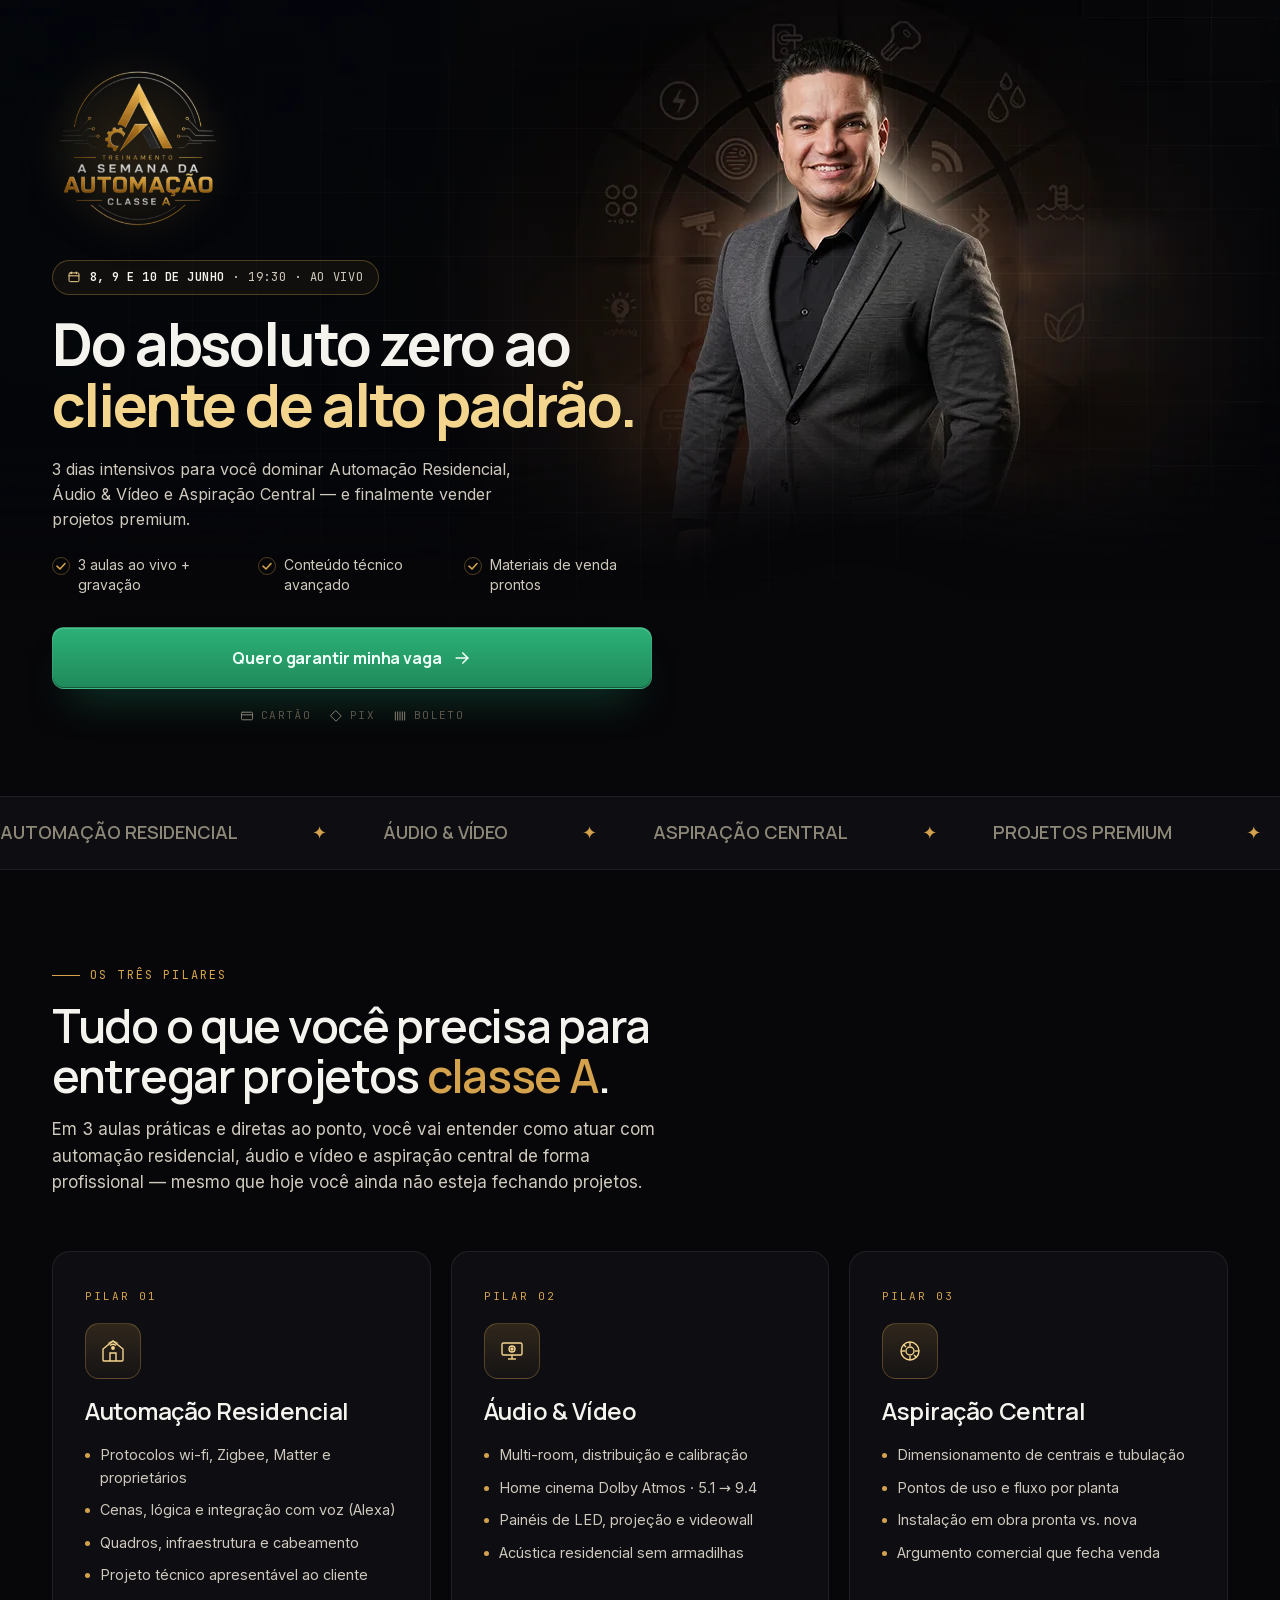
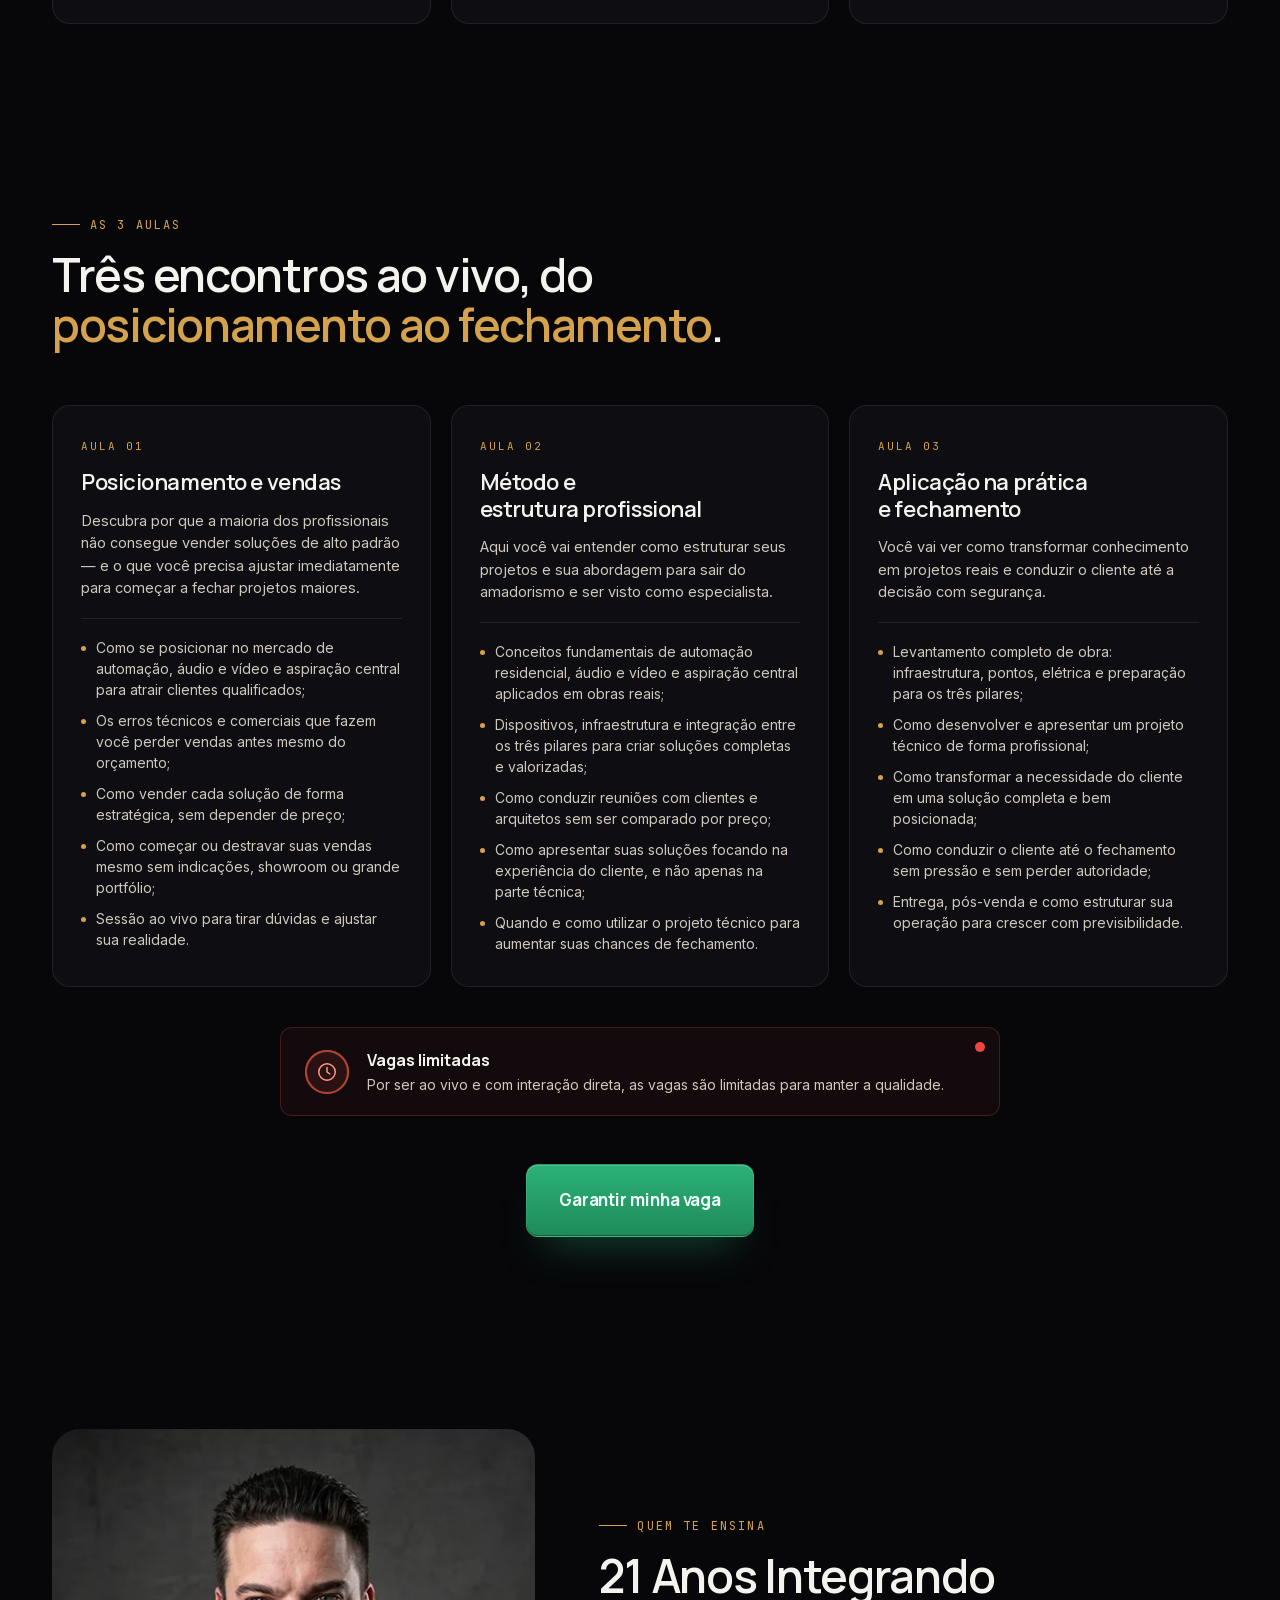
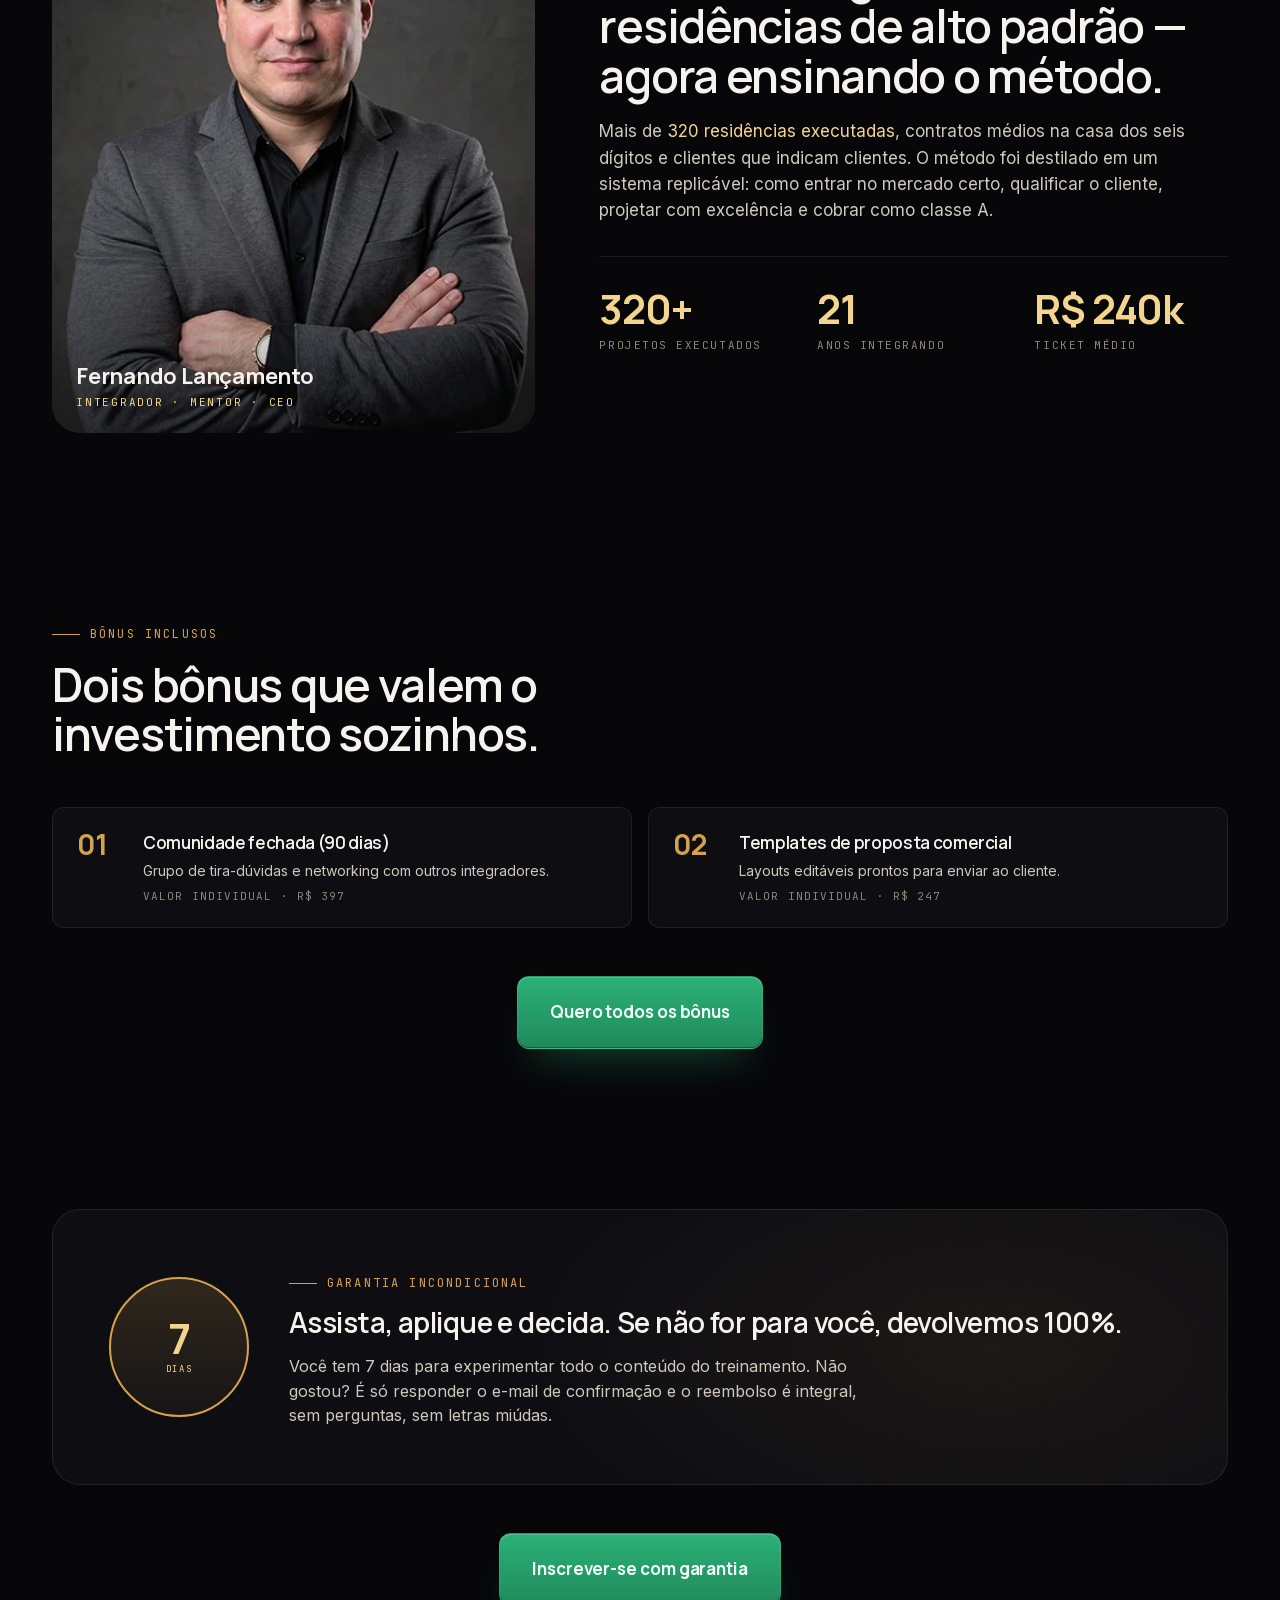
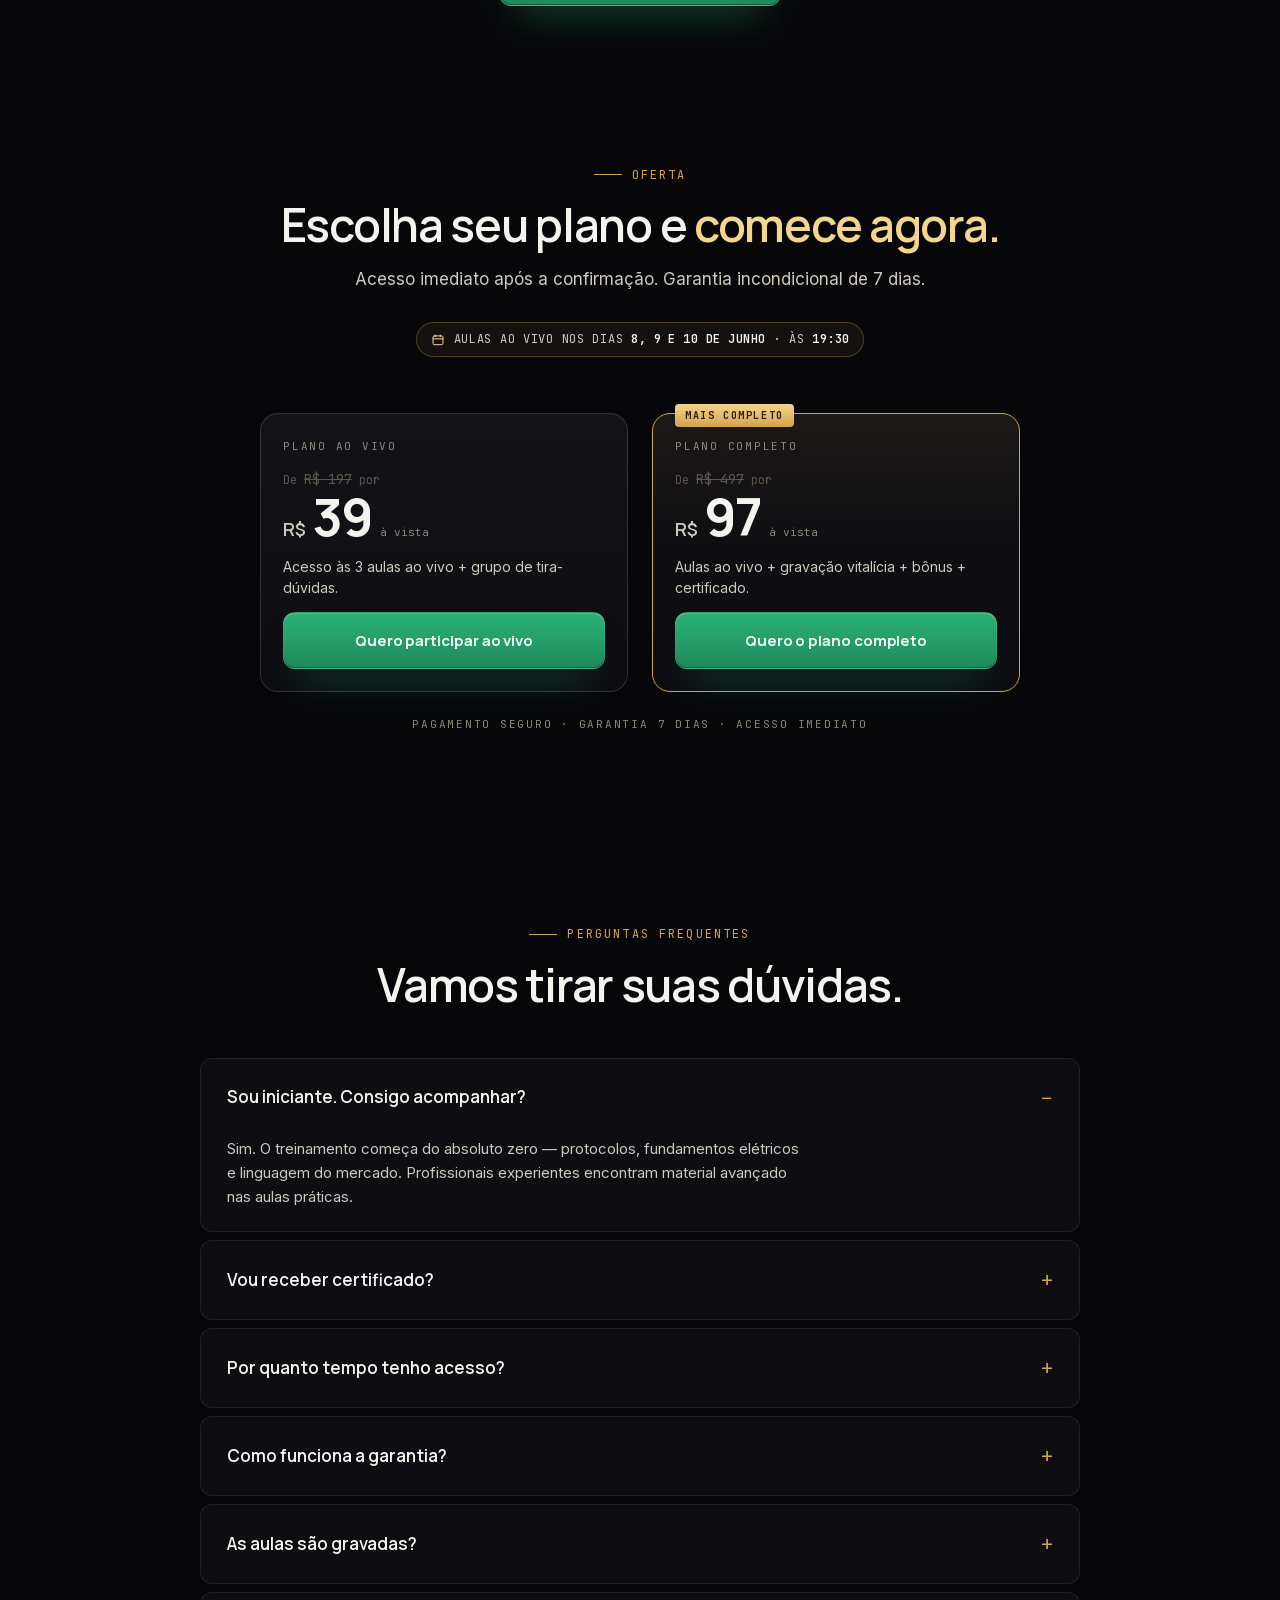
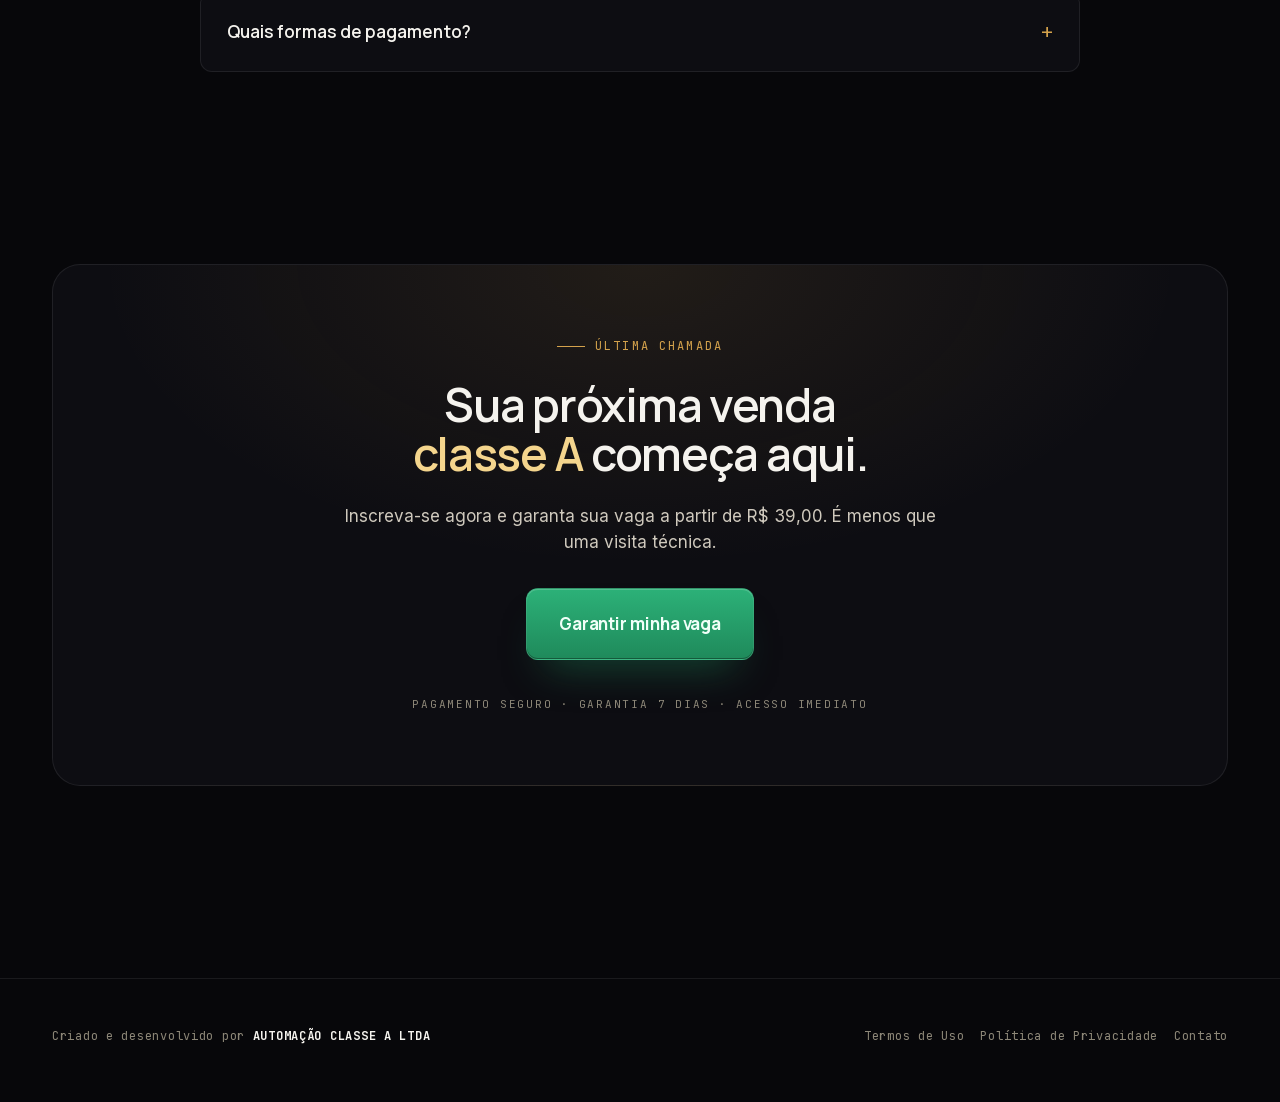
<file: index260518.html>
<!doctype html>
<html lang="pt-BR" data-theme="dark">

<head>
  <meta charset="utf-8" />
  <meta name="viewport" content="width=device-width, initial-scale=1" />

  <!-- Microsoft Clarity -->
  <script type="text/javascript">
    (function(c,l,a,r,i,t,y){
        c[a]=c[a]||function(){(c[a].q=c[a].q||[]).push(arguments)};
        t=l.createElement(r);t.async=1;t.src="https://www.clarity.ms/tag/"+i;
        y=l.getElementsByTagName(r)[0];y.parentNode.insertBefore(t,y);
    })(window, document, "clarity", "script", "x0du2dtl62");
  </script>
  <!-- End Microsoft Clarity -->
  <title>Semana da Automação Classe A · Treinamento ao vivo</title>

  <!-- Meta Pixel Code -->
  <script>
    !function (f, b, e, v, n, t, s) {
      if (f.fbq) return; n = f.fbq = function () {
        n.callMethod ?
          n.callMethod.apply(n, arguments) : n.queue.push(arguments)
      };
      if (!f._fbq) f._fbq = n; n.push = n; n.loaded = !0; n.version = '2.0';
      n.queue = []; t = b.createElement(e); t.async = !0;
      t.src = v; s = b.getElementsByTagName(e)[0];
      s.parentNode.insertBefore(t, s)
    }(window, document, 'script',
      'https://connect.facebook.net/en_US/fbevents.js');
    fbq('init', '855034380426900');
    fbq('track', 'PageView');
  </script>
  <noscript><img height="1" width="1" style="display:none"
      src="https://www.facebook.com/tr?id=855034380426900&ev=PageView&noscript=1" alt="" /></noscript>
  <!-- End Meta Pixel Code -->

  <link rel="preload" href="fonts/manrope-latin.woff2" as="font" type="font/woff2" crossorigin />
  <link rel="preload" href="fonts/inter-latin.woff2" as="font" type="font/woff2" crossorigin />
  <link rel="preload" href="fonts/jetbrainsmono-latin.woff2" as="font" type="font/woff2" crossorigin />

  <link rel="stylesheet" href="styles.css" />
</head>

<body>

  <!-- ==================== HERO ==================== -->
  <section class="hero" data-screen-label="01 Hero">
    <div class="hero-bg"></div>
    <div class="hero-grid-overlay"></div>
    <div class="container">
      <div class="hero-inner">

        <div class="hero-copy">
          <div class="hero-top-row">
            <div class="hero-mark">
              <img src="uploads/logo-automacaoclassea.webp" alt="A Semana da Automação Classe A — Treinamento" />
            </div>
          </div>

          <div class="event-date" role="text" aria-label="Datas do evento: 8, 9 e 10 de junho às 19:30, ao vivo">
            <svg viewBox="0 0 24 24" width="14" height="14" fill="none" stroke="currentColor" stroke-width="1.7"
              stroke-linecap="round" stroke-linejoin="round" aria-hidden="true">
              <rect x="3.5" y="5" width="17" height="15" rx="2" />
              <path d="M3.5 10 H20.5" />
              <path d="M8 3.5 V6.5" />
              <path d="M16 3.5 V6.5" />
            </svg>
            <span><strong>8, 9 e 10 de junho</strong> · 19:30 · ao vivo</span>
          </div>

          <h1 class="hero-title">
            Do absoluto zero ao <span class="gold">cliente de alto padrão.</span>
          </h1>

          <p class="hero-lead">
            3 dias intensivos para você dominar Automação Residencial, Áudio &amp; Vídeo e Aspiração Central — e
            finalmente vender projetos premium.
          </p>

          <ul class="hero-bullets" aria-label="O que você recebe">
            <li>
              <svg width="18" height="18" viewBox="0 0 18 18" fill="none" aria-hidden="true">
                <circle cx="9" cy="9" r="8.5" stroke="currentColor" stroke-opacity="0.35"></circle>
                <path d="M5 9.2 L8 12 L13 6.5" stroke="currentColor" stroke-width="1.6" stroke-linecap="round"
                  stroke-linejoin="round"></path>
              </svg>
              <span>3 aulas ao vivo + gravação</span>
            </li>
            <li>
              <svg width="18" height="18" viewBox="0 0 18 18" fill="none" aria-hidden="true">
                <circle cx="9" cy="9" r="8.5" stroke="currentColor" stroke-opacity="0.35"></circle>
                <path d="M5 9.2 L8 12 L13 6.5" stroke="currentColor" stroke-width="1.6" stroke-linecap="round"
                  stroke-linejoin="round"></path>
              </svg>
              <span>Conteúdo técnico avançado</span>
            </li>
            <li>
              <svg width="18" height="18" viewBox="0 0 18 18" fill="none" aria-hidden="true">
                <circle cx="9" cy="9" r="8.5" stroke="currentColor" stroke-opacity="0.35"></circle>
                <path d="M5 9.2 L8 12 L13 6.5" stroke="currentColor" stroke-width="1.6" stroke-linecap="round"
                  stroke-linejoin="round"></path>
              </svg>
              <span>Materiais de venda prontos</span>
            </li>
          </ul>

          <a href="#oferta" class="btn btn-primary hero-btn">
            <span>Quero garantir minha vaga</span>
            <svg viewBox="0 0 24 24" width="20" height="20" fill="none" stroke="currentColor" stroke-width="2"
              stroke-linecap="round" stroke-linejoin="round" aria-hidden="true">
              <path d="M5 12 H19" />
              <path d="M13 6 L19 12 L13 18" />
            </svg>
          </a>

          <ul class="hero-payments" aria-label="Formas de pagamento">
            <li>
              <svg viewBox="0 0 24 24" width="14" height="14" fill="none" stroke="currentColor" stroke-width="1.6"
                stroke-linecap="round" stroke-linejoin="round" aria-hidden="true">
                <rect x="2.5" y="5.5" width="19" height="13" rx="2" />
                <path d="M2.5 10 H21.5" />
              </svg>
              Cartão
            </li>
            <li>
              <svg viewBox="0 0 24 24" width="14" height="14" fill="none" stroke="currentColor" stroke-width="1.6"
                stroke-linecap="round" stroke-linejoin="round" aria-hidden="true">
                <path d="M12 3 L21 12 L12 21 L3 12 Z" />
              </svg>
              Pix
            </li>
            <li>
              <svg viewBox="0 0 24 24" width="14" height="14" fill="none" stroke="currentColor" stroke-width="1.6"
                stroke-linecap="round" stroke-linejoin="round" aria-hidden="true">
                <path d="M4 5 V19" />
                <path d="M8 5 V19" />
                <path d="M12 5 V19" />
                <path d="M16 5 V19" />
                <path d="M20 5 V19" />
              </svg>
              Boleto
            </li>
          </ul>

        </div>
      </div>
    </div>
  </section>

  <!-- ==================== STRIP ==================== -->
  <div class="strip">
    <div class="strip-track">
      <span class="strip-item">AUTOMAÇÃO RESIDENCIAL</span>
      <span class="strip-item">ÁUDIO &amp; VÍDEO</span>
      <span class="strip-item">ASPIRAÇÃO CENTRAL</span>
      <span class="strip-item">PROJETOS PREMIUM</span>
      <span class="strip-item">CLIENTES ALTO PADRÃO</span>
      <span class="strip-item">INTEGRAÇÃO TÉCNICA</span>
      <span class="strip-item">AUTOMAÇÃO RESIDENCIAL</span>
      <span class="strip-item">ÁUDIO &amp; VÍDEO</span>
      <span class="strip-item">ASPIRAÇÃO CENTRAL</span>
      <span class="strip-item">PROJETOS PREMIUM</span>
      <span class="strip-item">CLIENTES ALTO PADRÃO</span>
      <span class="strip-item">INTEGRAÇÃO TÉCNICA</span>
    </div>
  </div>

  <!-- ==================== PILLARS ==================== -->
  <section class="section" id="pilares" data-screen-label="02 Pilares">
    <div class="container">
      <div class="section-head">
        <span class="eyebrow">Os três pilares</span>
        <h2>Tudo o que você precisa para entregar projetos <span class="gold-soft">classe A</span>.</h2>
        <p class="lead">Em 3 aulas práticas e diretas ao ponto, você vai entender como atuar com automação residencial,
          áudio e vídeo e aspiração central de forma profissional — mesmo que hoje você ainda não esteja fechando
          projetos.</p>
      </div>

      <div class="pillars">

        <div class="pillar">
          <div class="pillar-num">PILAR 01</div>
          <div class="pillar-icon">
            <svg width="28" height="28" viewBox="0 0 28 28" fill="none" stroke="currentColor" stroke-width="1.4">
              <path d="M4 12 L14 4 L24 12 V23 a1 1 0 0 1 -1 1 H5 a1 1 0 0 1 -1 -1 z"></path>
              <path d="M11 24 V16 H17 V24"></path>
              <circle cx="14" cy="11" r="1.2" fill="currentColor"></circle>
              <path d="M11 8.5 q3 -2.5 6 0"></path>
              <path d="M9 6.5 q5 -4 10 0" opacity="0.6"></path>
            </svg>
          </div>
          <h3>Automação Residencial</h3>
          <ul>
            <li>Protocolos wi-fi, Zigbee, Matter e proprietários</li>
            <li>Cenas, lógica e integração com voz (Alexa)</li>
            <li>Quadros, infraestrutura e cabeamento</li>
            <li>Projeto técnico apresentável ao cliente</li>
          </ul>
        </div>

        <div class="pillar">
          <div class="pillar-num">PILAR 02</div>
          <div class="pillar-icon">
            <svg width="28" height="28" viewBox="0 0 28 28" fill="none" stroke="currentColor" stroke-width="1.4">
              <rect x="4" y="6" width="20" height="12" rx="1.5"></rect>
              <path d="M10 22 H18"></path>
              <path d="M14 18 V22"></path>
              <circle cx="14" cy="12" r="3"></circle>
              <path d="M14 12 m-1 0 a1 1 0 1 0 2 0 a1 1 0 1 0 -2 0" fill="currentColor"></path>
            </svg>
          </div>
          <h3>Áudio &amp; Vídeo</h3>
          <ul>
            <li>Multi-room, distribuição e calibração</li>
            <li>Home cinema Dolby Atmos · 5.1 → 9.4</li>
            <li>Painéis de LED, projeção e videowall</li>
            <li>Acústica residencial sem armadilhas</li>
          </ul>
        </div>

        <div class="pillar">
          <div class="pillar-num">PILAR 03</div>
          <div class="pillar-icon">
            <svg width="28" height="28" viewBox="0 0 28 28" fill="none" stroke="currentColor" stroke-width="1.4">
              <circle cx="14" cy="14" r="9"></circle>
              <circle cx="14" cy="14" r="4"></circle>
              <path d="M14 5 V9"></path>
              <path d="M14 19 V23"></path>
              <path d="M5 14 H9"></path>
              <path d="M19 14 H23"></path>
              <path d="M7.5 7.5 L10 10"></path>
              <path d="M18 18 L20.5 20.5"></path>
            </svg>
          </div>
          <h3>Aspiração Central</h3>
          <ul>
            <li>Dimensionamento de centrais e tubulação</li>
            <li>Pontos de uso e fluxo por planta</li>
            <li>Instalação em obra pronta vs. nova</li>
            <li>Argumento comercial que fecha venda</li>
          </ul>
        </div>

      </div>
    </div>
  </section>

  <!-- ==================== AULAS ==================== -->
  <section class="section" id="aulas" data-screen-label="03 Aulas">
    <div class="container">
      <div class="section-head">
        <span class="eyebrow">As 3 aulas</span>
        <h2>Três encontros ao vivo, do <span class="gold-soft">posicionamento ao fechamento</span>.</h2>
      </div>

      <div class="aulas">

        <article class="aula">
          <div class="aula-num">AULA 01</div>
          <h3>Posicionamento e vendas</h3>
          <p class="aula-lead">
            Descubra por que a maioria dos profissionais não consegue vender soluções de alto padrão — e o que você
            precisa ajustar imediatamente para começar a fechar projetos maiores.
          </p>
          <ul>
            <li>Como se posicionar no mercado de automação, áudio e vídeo e aspiração central para atrair clientes
              qualificados;</li>
            <li>Os erros técnicos e comerciais que fazem você perder vendas antes mesmo do orçamento;</li>
            <li>Como vender cada solução de forma estratégica, sem depender de preço;</li>
            <li>Como começar ou destravar suas vendas mesmo sem indicações, showroom ou grande portfólio;</li>
            <li>Sessão ao vivo para tirar dúvidas e ajustar sua realidade.</li>
          </ul>
        </article>

        <article class="aula">
          <div class="aula-num">AULA 02</div>
          <h3>Método e estrutura profissional</h3>
          <p class="aula-lead">
            Aqui você vai entender como estruturar seus projetos e sua abordagem para sair do amadorismo e ser visto
            como especialista.
          </p>
          <ul>
            <li>Conceitos fundamentais de automação residencial, áudio e vídeo e aspiração central aplicados em obras
              reais;</li>
            <li>Dispositivos, infraestrutura e integração entre os três pilares para criar soluções completas e
              valorizadas;</li>
            <li>Como conduzir reuniões com clientes e arquitetos sem ser comparado por preço;</li>
            <li>Como apresentar suas soluções focando na experiência do cliente, e não apenas na parte técnica;</li>
            <li>Quando e como utilizar o projeto técnico para aumentar suas chances de fechamento.</li>
          </ul>
        </article>

        <article class="aula">
          <div class="aula-num">AULA 03</div>
          <h3>Aplicação na prática e fechamento</h3>
          <p class="aula-lead">
            Você vai ver como transformar conhecimento em projetos reais e conduzir o cliente até a decisão com
            segurança.
          </p>
          <ul>
            <li>Levantamento completo de obra: infraestrutura, pontos, elétrica e preparação para os três pilares;</li>
            <li>Como desenvolver e apresentar um projeto técnico de forma profissional;</li>
            <li>Como transformar a necessidade do cliente em uma solução completa e bem posicionada;</li>
            <li>Como conduzir o cliente até o fechamento sem pressão e sem perder autoridade;</li>
            <li>Entrega, pós-venda e como estruturar sua operação para crescer com previsibilidade.</li>
          </ul>
        </article>

      </div>

      <div class="vagas-limitadas" role="note">
        <div class="vagas-icon" aria-hidden="true">
          <svg width="22" height="22" viewBox="0 0 24 24" fill="none" stroke="currentColor" stroke-width="1.6"
            stroke-linecap="round" stroke-linejoin="round">
            <circle cx="12" cy="12" r="9" />
            <path d="M12 7 V12 L15 14" />
          </svg>
        </div>
        <div>
          <strong>Vagas limitadas</strong>
          <p>Por ser ao vivo e com interação direta, as vagas são limitadas para manter a qualidade.</p>
        </div>
      </div>

      <div class="section-cta">
        <a href="#oferta" class="btn btn-primary btn-lg">Garantir minha vaga</a>
      </div>
    </div>
  </section>

  <!-- ==================== ABOUT ==================== -->
  <section class="section" data-screen-label="04 Sobre">
    <div class="container">
      <div class="about-grid">
        <div class="instructor-stage square">
          <img class="instructor-img" src="uploads/fernando-almeida-automacoes-classe-a.webp" alt="Fernando Almeida" />
          <div class="instructor-caption">
            <div>
              <div class="name">Fernando Lançamento</div>
              <div class="title">Integrador · Mentor · CEO</div>
            </div>
          </div>
        </div>

        <div>
          <span class="eyebrow">Quem te ensina</span>
          <h2 style="margin-top: 16px;">21 Anos Integrando residências de alto padrão — agora ensinando o método.</h2>
          <p class="lead" style="margin-top: 18px;">
            Mais de <span class="gold">320 residências executadas</span>, contratos médios na casa dos seis dígitos e
            clientes que indicam clientes. O método foi destilado em um sistema replicável: como entrar no mercado
            certo, qualificar o cliente, projetar com excelência e cobrar como classe A.
          </p>
          <div class="stats">
            <div class="stat">
              <div class="v">320+</div>
              <div class="l">Projetos executados</div>
            </div>
            <div class="stat">
              <div class="v">21</div>
              <div class="l">Anos integrando</div>
            </div>
            <div class="stat">
              <div class="v">R$ 240k</div>
              <div class="l">Ticket médio</div>
            </div>
          </div>
        </div>
      </div>
    </div>
  </section>

  <!-- ==================== BONUS ==================== -->
  <section class="section" data-screen-label="05 Bônus">
    <div class="container">
      <div class="section-head">
        <span class="eyebrow">Bônus inclusos</span>
        <h2>Dois bônus que valem o investimento sozinhos.</h2>
      </div>
      <div class="bonus-grid">

        <div class="bonus">
          <div class="bonus-num">01</div>
          <div>
            <h4>Comunidade fechada (90 dias)</h4>
            <p style="font-size: 14px; color: var(--fg-1);">Grupo de tira-dúvidas e networking com outros integradores.
            </p>
            <div class="val">VALOR INDIVIDUAL · R$ 397</div>
          </div>
        </div>

        <div class="bonus">
          <div class="bonus-num">02</div>
          <div>
            <h4>Templates de proposta comercial</h4>
            <p style="font-size: 14px; color: var(--fg-1);">Layouts editáveis prontos para enviar ao cliente.</p>
            <div class="val">VALOR INDIVIDUAL · R$ 247</div>
          </div>
        </div>

      </div>
      <div class="section-cta">
        <a href="#oferta" class="btn btn-primary btn-lg">Quero todos os bônus</a>
      </div>
    </div>
  </section>

  <!-- ==================== GUARANTEE ==================== -->
  <section class="section section-tight" data-screen-label="06 Garantia">
    <div class="container">
      <div class="guarantee">
        <div class="seal">
          <div class="num">7</div>
          <div class="word">Dias</div>
        </div>
        <div>
          <span class="eyebrow">Garantia incondicional</span>
          <h3 style="margin-top: 14px; font-size: 28px;">Assista, aplique e decida. Se não for para você, devolvemos
            100%.</h3>
          <p style="margin-top: 14px; color: var(--fg-1); max-width: 60ch;">
            Você tem 7 dias para experimentar todo o conteúdo do treinamento. Não gostou? É só responder o e-mail de
            confirmação e o reembolso é integral, sem perguntas, sem letras miúdas.
          </p>
        </div>
      </div>
      <div class="section-cta">
        <a href="#oferta" class="btn btn-primary btn-lg">Inscrever-se com garantia</a>
      </div>
    </div>
  </section>

  <!-- ==================== OFERTA ==================== -->
  <section class="section" id="oferta" data-screen-label="07 Oferta">
    <div class="container">
      <div class="section-head center">
        <span class="eyebrow">Oferta</span>
        <h2>Escolha seu plano e <span class="gold">comece agora.</span></h2>
        <p class="lead" style="text-align: center; margin-left: auto; margin-right: auto;">
          Acesso imediato após a confirmação. Garantia incondicional de 7 dias.
        </p>
        <div class="event-date event-date--center" role="text" aria-label="Datas do evento: 8, 9 e 10 de junho às 19:30, ao vivo">
          <svg viewBox="0 0 24 24" width="14" height="14" fill="none" stroke="currentColor" stroke-width="1.7"
            stroke-linecap="round" stroke-linejoin="round" aria-hidden="true">
            <rect x="3.5" y="5" width="17" height="15" rx="2" />
            <path d="M3.5 10 H20.5" />
            <path d="M8 3.5 V6.5" />
            <path d="M16 3.5 V6.5" />
          </svg>
          <span>Aulas ao vivo nos dias <strong>8, 9 e 10 de junho</strong> · às <strong>19:30</strong></span>
        </div>
      </div>

      <div class="offer-section-stack">
        <div class="offer-card">
          <div class="label">Plano Ao Vivo</div>
          <div>
            <div style="font-family: var(--font-mono); font-size: 12px; color: var(--fg-3);">
              De <span class="price-from">R$ 197</span> por
            </div>
            <div class="price-row">
              <span class="price-currency">R$</span>
              <span class="price">39</span>
              <span class="price-suffix">à vista</span>
            </div>
          </div>
          <div class="summary">Acesso às 3 aulas ao vivo + grupo de tira-dúvidas.</div>
          <a href="https://pay.hotmart.com/F105668949Q?checkoutMode=10" target="_blank" rel="noopener noreferrer" class="btn btn-primary btn-block">Quero participar ao vivo</a>
        </div>

        <div class="offer-card featured">
          <div class="label">Plano Completo</div>
          <div>
            <div style="font-family: var(--font-mono); font-size: 12px; color: var(--fg-3);">
              De <span class="price-from">R$ 497</span> por
            </div>
            <div class="price-row">
              <span class="price-currency">R$</span>
              <span class="price">97</span>
              <span class="price-suffix">à vista</span>
            </div>
          </div>
          <div class="summary">Aulas ao vivo + gravação vitalícia + bônus + certificado.</div>
          <a href="https://pay.hotmart.com/R103077175B?checkoutMode=10" target="_blank" rel="noopener noreferrer" class="btn btn-primary btn-block">Quero o plano completo</a>
        </div>
      </div>

      <div
        style="text-align: center; margin-top: 24px; font-family: var(--font-mono); font-size: 11px; letter-spacing: 0.16em; text-transform: uppercase; color: var(--fg-2);">
        Pagamento seguro · Garantia 7 dias · Acesso imediato
      </div>
    </div>
  </section>

  <!-- ==================== FAQ ==================== -->
  <section class="section" id="faq" data-screen-label="07 FAQ">
    <div class="container">
      <div class="section-head center">
        <span class="eyebrow">Perguntas frequentes</span>
        <h2>Vamos tirar suas dúvidas.</h2>
      </div>
      <div class="faq-list">

        <details class="faq" open>
          <summary>Sou iniciante. Consigo acompanhar?</summary>
          <div class="answer">Sim. O treinamento começa do absoluto zero — protocolos, fundamentos elétricos e linguagem
            do mercado. Profissionais experientes encontram material avançado nas aulas práticas.</div>
        </details>

        <details class="faq">
          <summary>Vou receber certificado?</summary>
          <div class="answer">Sim, certificado digital com sua participação registrada após assistir às três aulas.
          </div>
        </details>

        <details class="faq">
          <summary>Por quanto tempo tenho acesso?</summary>
          <div class="answer">Acesso durante a semana de transmissão das 3 aulas ao vivo, incluindo o grupo de
            tira-dúvidas no período.</div>
        </details>

        <details class="faq">
          <summary>Como funciona a garantia?</summary>
          <div class="answer">Garantia incondicional de 7 dias. Basta solicitar o reembolso por e-mail e devolvemos o
            valor integral.</div>
        </details>

        <details class="faq">
          <summary>As aulas são gravadas?</summary>
          <div class="answer">As aulas são transmitidas ao vivo. Por isso priorize a participação em tempo real para
            tirar dúvidas e aproveitar a interação direta.</div>
        </details>

        <details class="faq">
          <summary>Quais formas de pagamento?</summary>
          <div class="answer">Cartão de crédito (até 12x), Pix e boleto bancário. A partir de R$ 39,00.</div>
        </details>

      </div>
    </div>
  </section>

  <!-- ==================== FINAL CTA ==================== -->
  <section class="section" data-screen-label="08 CTA Final">
    <div class="container">
      <div class="final-cta">
        <span class="eyebrow">Última chamada</span>
        <h2 style="max-width: 20ch;">Sua próxima venda <span class="gold">classe A</span> começa aqui.</h2>
        <p class="lead" style="text-align: center;">
          Inscreva-se agora e garanta sua vaga a partir de R$ 39,00. É menos que uma visita técnica.
        </p>
        <div class="ctas">
          <a href="#oferta" class="btn btn-primary btn-lg">Garantir minha vaga</a>
        </div>
        <div
          style="font-family: var(--font-mono); font-size: 11px; letter-spacing: 0.16em; text-transform: uppercase; color: var(--fg-2); margin-top: 12px;">
          Pagamento seguro · Garantia 7 dias · Acesso imediato
        </div>
      </div>
    </div>
  </section>

  <!-- ==================== FOOTER ==================== -->
  <footer>
    <div class="container">
      <div class="row">
        <div>
          Criado e desenvolvido por <strong style="color: var(--fg-0);">AUTOMAÇÃO CLASSE A LTDA</strong>
        </div>
        <div class="row-flex">
          <a href="#">Termos de Uso</a>
          <a href="#">Política de Privacidade</a>
          <a href="#">Contato</a>
        </div>
      </div>
    </div>
  </footer>

</body>

</html>
</file>
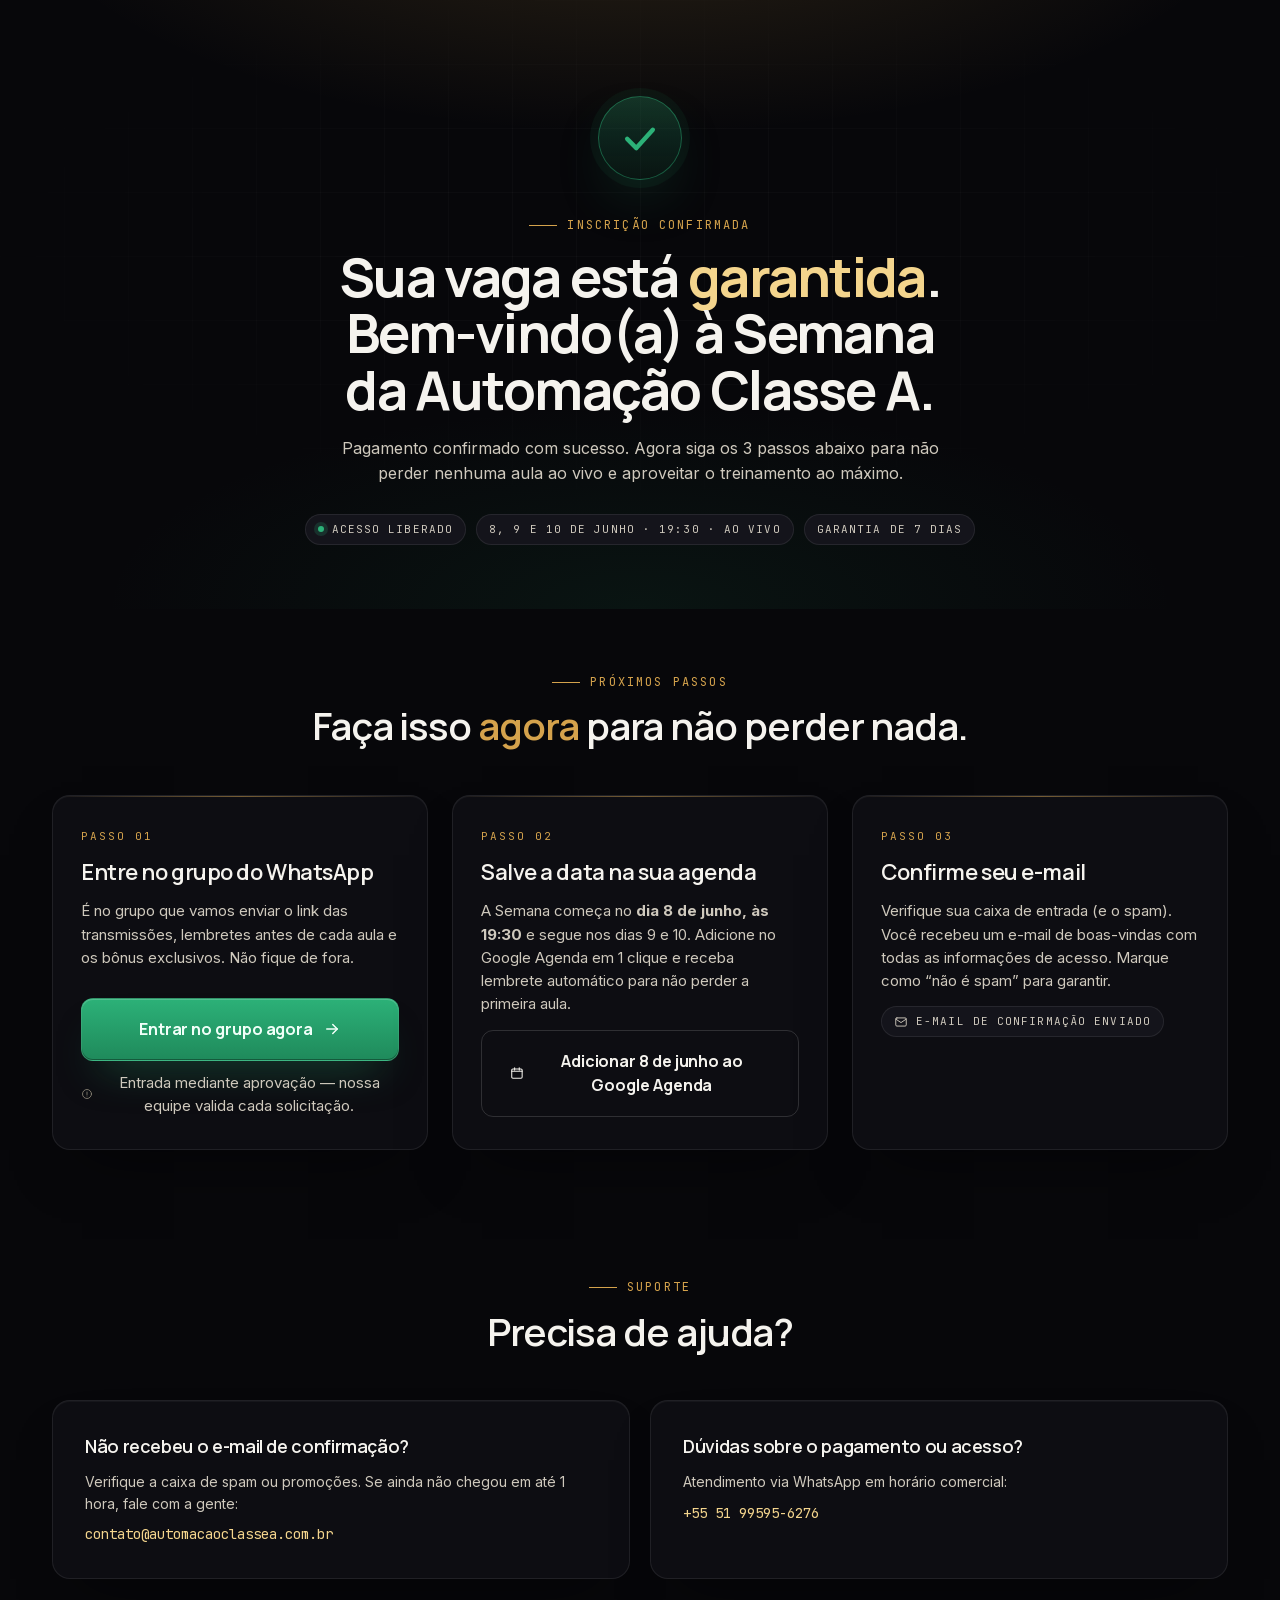
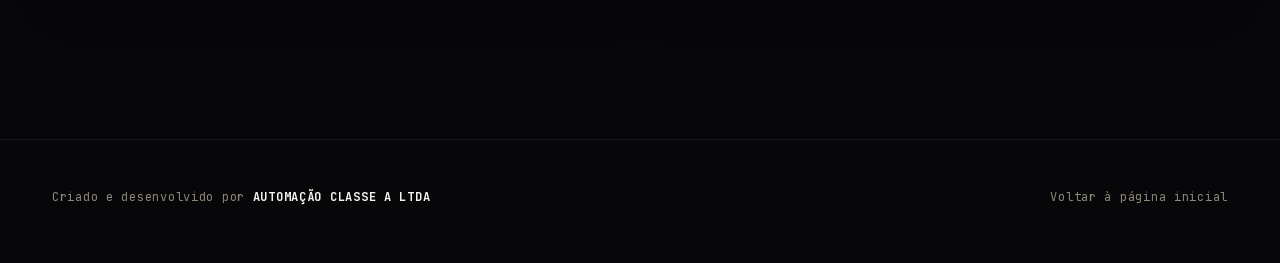
<file: obrigado-automacaoclassa.html>
<!doctype html>
<html lang="pt-BR" data-theme="dark">

<head>
  <meta charset="utf-8" />
  <meta name="viewport" content="width=device-width, initial-scale=1" />

  <!-- Microsoft Clarity -->
  <script type="text/javascript">
    (function(c,l,a,r,i,t,y){
        c[a]=c[a]||function(){(c[a].q=c[a].q||[]).push(arguments)};
        t=l.createElement(r);t.async=1;t.src="https://www.clarity.ms/tag/"+i;
        y=l.getElementsByTagName(r)[0];y.parentNode.insertBefore(t,y);
    })(window, document, "clarity", "script", "x0du2dtl62");
  </script>
  <!-- End Microsoft Clarity -->

  <!-- ==================== NÃO RASTREÁVEL ====================
       Bloqueia indexação em todos os mecanismos de pesquisa.
       Para reforço extra (recomendado), configure também o
       cabeçalho HTTP X-Robots-Tag: noindex, nofollow no servidor.
  ===================================================== -->
  <meta name="robots" content="noindex, nofollow, noarchive, nosnippet, noimageindex" />
  <meta name="googlebot" content="noindex, nofollow, noarchive, nosnippet, noimageindex" />
  <meta name="bingbot" content="noindex, nofollow, noarchive, nosnippet" />
  <meta name="referrer" content="no-referrer" />

  <title>Inscrição confirmada · Semana da Automação Classe A</title>

  <!-- Meta Pixel Code -->
  <script>
    !function (f, b, e, v, n, t, s) {
      if (f.fbq) return; n = f.fbq = function () {
        n.callMethod ?
          n.callMethod.apply(n, arguments) : n.queue.push(arguments)
      };
      if (!f._fbq) f._fbq = n; n.push = n; n.loaded = !0; n.version = '2.0';
      n.queue = []; t = b.createElement(e); t.async = !0;
      t.src = v; s = b.getElementsByTagName(e)[0];
      s.parentNode.insertBefore(t, s)
    }(window, document, 'script',
      'https://connect.facebook.net/en_US/fbevents.js');
    fbq('init', '855034380426900');
    fbq('track', 'PageView');
    fbq('track', 'Purchase', { currency: 'BRL', value: 0.00 });
  </script>
  <noscript><img height="1" width="1" style="display:none"
      src="https://www.facebook.com/tr?id=855034380426900&ev=PageView&noscript=1" alt="" /></noscript>
  <!-- End Meta Pixel Code -->

  <link rel="preload" href="fonts/manrope-latin.woff2" as="font" type="font/woff2" crossorigin />
  <link rel="preload" href="fonts/inter-latin.woff2" as="font" type="font/woff2" crossorigin />
  <link rel="preload" href="fonts/jetbrainsmono-latin.woff2" as="font" type="font/woff2" crossorigin />

  <link rel="stylesheet" href="styles.css" />

  <!-- ==================== LINKS DE PRODUÇÃO ====================
       PASSO 01 · Grupo WhatsApp:
         https://chat.whatsapp.com/DPYnDuxXI8u9tJtqefIDu5
         (entrada mediante aprovação manual da equipe)

       PASSO 02 · Google Agenda:
         8 de junho de 2026, 19h30-21h30 (horário de Brasília).
         Para mudar data/hora, edite o parâmetro `dates=20260608T193000/20260608T213000`
         e, se necessário, o parâmetro `ctz=America/Sao_Paulo`.
  ====================================================================== -->

  <style>
    /* ============ Estilos exclusivos da página de obrigado ============ */
    .ty-hero {
      position: relative;
      padding: 96px 0 64px;
      text-align: center;
      overflow: hidden;
      isolation: isolate;
    }
    .ty-hero::before {
      content: "";
      position: absolute;
      inset: -20% 0 0 0;
      z-index: -1;
      background:
        radial-gradient(ellipse 70% 50% at 50% 0%, rgba(212, 162, 76, 0.18), transparent 70%),
        radial-gradient(ellipse 60% 40% at 50% 100%, rgba(31, 138, 91, 0.10), transparent 70%);
    }
    .ty-hero .ty-grid {
      position: absolute;
      inset: 0;
      z-index: -1;
      background-image:
        linear-gradient(rgba(255,255,255,0.025) 1px, transparent 1px),
        linear-gradient(90deg, rgba(255,255,255,0.025) 1px, transparent 1px);
      background-size: 64px 64px;
      mask-image: radial-gradient(ellipse 70% 60% at 50% 40%, black 30%, transparent 80%);
    }

    .ty-check {
      width: 84px;
      height: 84px;
      margin: 0 auto 28px;
      border-radius: 50%;
      background: linear-gradient(180deg, rgba(44,177,120,0.25), rgba(31,138,91,0.10));
      border: 1px solid rgba(44,177,120,0.45);
      display: flex;
      align-items: center;
      justify-content: center;
      box-shadow: 0 0 0 8px rgba(44,177,120,0.06), 0 24px 60px -20px rgba(31,138,91,0.45);
    }
    .ty-check svg { color: var(--accent-hi); }

    .ty-hero h1 {
      font-size: clamp(34px, 4.2vw, 56px);
      max-width: 22ch;
      margin: 0 auto 18px;
    }
    .ty-hero .lead {
      margin: 0 auto;
      text-align: center;
      max-width: 60ch;
      font-size: clamp(16px, 1.2vw, 18px);
    }
    .ty-hero .meta-row {
      margin-top: 28px;
      display: inline-flex;
      flex-wrap: wrap;
      justify-content: center;
      gap: 10px;
    }

    /* ============ Steps ============ */
    .ty-steps {
      display: grid;
      grid-template-columns: repeat(3, 1fr);
      gap: 24px;
      margin-top: 8px;
    }
    @media (max-width: 880px) {
      .ty-steps { grid-template-columns: 1fr; }
    }
    .ty-step {
      background: var(--bg-1);
      border: 1px solid var(--line);
      border-radius: var(--r-lg);
      padding: 32px 28px;
      box-shadow: var(--shadow-card);
      display: flex;
      flex-direction: column;
      gap: 14px;
      position: relative;
      overflow: hidden;
    }
    .ty-step::before {
      content: "";
      position: absolute;
      top: 0; left: 0; right: 0;
      height: 1px;
      background: linear-gradient(90deg, transparent, var(--gold-1), transparent);
      opacity: 0.5;
    }
    .ty-step .ty-step-num {
      font-family: var(--font-mono);
      font-size: 11px;
      letter-spacing: 0.18em;
      text-transform: uppercase;
      color: var(--gold-1);
    }
    .ty-step h3 { font-size: 22px; }
    .ty-step p {
      font-size: 15px;
      color: var(--fg-1);
      line-height: 1.55;
    }
    .ty-step .btn { margin-top: auto; }
    .ty-step-note {
      display: inline-flex;
      align-items: center;
      justify-content: center;
      gap: 6px;
      margin: -4px 0 0;
      font-size: 12px;
      line-height: 1.4;
      color: var(--fg-3);
      text-align: center;
    }
    .ty-step-note svg { color: var(--fg-2); flex-shrink: 0; }

    /* ============ Suporte ============ */
    .ty-support {
      display: grid;
      grid-template-columns: 1fr 1fr;
      gap: 20px;
    }
    @media (max-width: 760px) {
      .ty-support { grid-template-columns: 1fr; }
    }
    .ty-support .card {
      display: flex;
      flex-direction: column;
      gap: 10px;
    }
    .ty-support .card h4 { font-size: 18px; }
    .ty-support .card p { font-size: 14px; color: var(--fg-1); }
    .ty-support .card a {
      color: var(--gold-0);
      font-family: var(--font-mono);
      font-size: 14px;
      word-break: break-all;
    }
    .ty-support .card a:hover { text-decoration: underline; }

    /* ============ Section heads ============ */
    .ty-head {
      text-align: center;
      max-width: 720px;
      margin: 0 auto 48px;
      display: flex;
      flex-direction: column;
      align-items: center;
      gap: 14px;
    }
    .ty-head h2 { font-size: clamp(28px, 3vw, 40px); }
    .ty-head p { color: var(--fg-1); max-width: 56ch; }
  </style>
</head>

<body>

  <!-- ==================== HERO — CONFIRMAÇÃO ==================== -->
  <section class="ty-hero">
    <div class="ty-grid"></div>
    <div class="container">

      <div class="ty-check" aria-hidden="true">
        <svg width="44" height="44" viewBox="0 0 24 24" fill="none" stroke="currentColor"
          stroke-width="2.4" stroke-linecap="round" stroke-linejoin="round">
          <path d="M5 12.5 L10 17.5 L19 7.5" />
        </svg>
      </div>

      <span class="eyebrow" style="margin-bottom: 14px;">Inscrição confirmada</span>

      <h1>Sua vaga está <span class="gold">garantida</span>. Bem-vindo(a) à Semana da Automação Classe A.</h1>

      <p class="lead">
        Pagamento confirmado com sucesso. Agora siga os 3 passos abaixo para não perder nenhuma aula
        ao vivo e aproveitar o treinamento ao máximo.
      </p>

      <div class="meta-row">
        <span class="tag"><span class="dot"></span> Acesso liberado</span>
        <span class="tag">8, 9 e 10 de junho · 19:30 · ao vivo</span>
        <span class="tag">Garantia de 7 dias</span>
      </div>

    </div>
  </section>

  <!-- ==================== PRÓXIMOS PASSOS ==================== -->
  <section class="section section-tight">
    <div class="container">

      <div class="ty-head">
        <span class="eyebrow">Próximos passos</span>
        <h2>Faça isso <span class="gold-soft">agora</span> para não perder nada.</h2>
      </div>

      <div class="ty-steps">

        <div class="ty-step">
          <div class="ty-step-num">PASSO 01</div>
          <h3>Entre no grupo do WhatsApp</h3>
          <p>
            É no grupo que vamos enviar o link das transmissões, lembretes antes de cada aula
            e os bônus exclusivos. Não fique de fora.
          </p>
          <a href="https://chat.whatsapp.com/DPYnDuxXI8u9tJtqefIDu5" target="_blank" rel="noopener noreferrer"
             class="btn btn-primary btn-block">
            Entrar no grupo agora
            <svg viewBox="0 0 24 24" width="18" height="18" fill="none" stroke="currentColor"
                 stroke-width="2" stroke-linecap="round" stroke-linejoin="round" aria-hidden="true">
              <path d="M5 12 H19" />
              <path d="M13 6 L19 12 L13 18" />
            </svg>
          </a>
          <p class="ty-step-note">
            <svg viewBox="0 0 24 24" width="12" height="12" fill="none" stroke="currentColor"
                 stroke-width="1.7" stroke-linecap="round" stroke-linejoin="round" aria-hidden="true">
              <circle cx="12" cy="12" r="9" />
              <path d="M12 8 V13" />
              <path d="M12 16 V16.1" />
            </svg>
            Entrada mediante aprovação — nossa equipe valida cada solicitação.
          </p>
        </div>

        <div class="ty-step">
          <div class="ty-step-num">PASSO 02</div>
          <h3>Salve a data na sua agenda</h3>
          <p>
            A Semana começa no <strong>dia 8 de junho, às 19:30</strong> e segue nos dias 9 e 10. Adicione no
            Google Agenda em 1 clique e receba lembrete automático para não perder a primeira aula.
          </p>
          <a href="https://calendar.google.com/calendar/render?action=TEMPLATE&text=Semana+da+Automa%C3%A7%C3%A3o+Classe+A&dates=20260608T193000/20260608T213000&details=Aulas+ao+vivo+nos+dias+8%2C+9+e+10+de+junho+%C3%A0s+19%3A30+(hor%C3%A1rio+de+Bras%C3%ADlia).+Link+da+transmiss%C3%A3o+ser%C3%A1+enviado+no+grupo+do+WhatsApp.&location=Online&ctz=America/Sao_Paulo" target="_blank" rel="noopener noreferrer" class="btn btn-ghost btn-block">
            <svg viewBox="0 0 24 24" width="18" height="18" fill="none" stroke="currentColor"
                 stroke-width="1.8" stroke-linecap="round" stroke-linejoin="round" aria-hidden="true">
              <rect x="3" y="5" width="18" height="16" rx="2" />
              <path d="M3 9 H21" />
              <path d="M8 3 V7" />
              <path d="M16 3 V7" />
            </svg>
            Adicionar 8 de junho ao Google Agenda
          </a>
        </div>

        <div class="ty-step">
          <div class="ty-step-num">PASSO 03</div>
          <h3>Confirme seu e-mail</h3>
          <p>
            Verifique sua caixa de entrada (e o spam). Você recebeu um e-mail de boas-vindas
            com todas as informações de acesso. Marque como “não é spam” para garantir.
          </p>
          <span class="tag" style="align-self: flex-start;">
            <svg viewBox="0 0 24 24" width="14" height="14" fill="none" stroke="currentColor"
                 stroke-width="1.6" stroke-linecap="round" stroke-linejoin="round" aria-hidden="true">
              <rect x="3" y="5" width="18" height="14" rx="2" />
              <path d="M3 7 L12 13 L21 7" />
            </svg>
            E-mail de confirmação enviado
          </span>
        </div>

      </div>
    </div>
  </section>

  <!-- ==================== SUPORTE ==================== -->
  <section class="section section-tight">
    <div class="container">

      <div class="ty-head">
        <span class="eyebrow">Suporte</span>
        <h2>Precisa de ajuda?</h2>
      </div>

      <div class="ty-support">

        <div class="card">
          <h4>Não recebeu o e-mail de confirmação?</h4>
          <p>Verifique a caixa de spam ou promoções. Se ainda não chegou em até 1 hora, fale com a gente:</p>
          <a href="mailto:contato@automacaoclassea.com.br">contato@automacaoclassea.com.br</a>
        </div>

        <div class="card">
          <h4>Dúvidas sobre o pagamento ou acesso?</h4>
          <p>Atendimento via WhatsApp em horário comercial:</p>
          <a href="https://wa.me/5551995956276" target="_blank" rel="noopener noreferrer">+55 51 99595-6276</a>
        </div>

      </div>

    </div>
  </section>

  <!-- ==================== FOOTER ==================== -->
  <footer>
    <div class="container">
      <div class="row">
        <div>
          Criado e desenvolvido por <strong style="color: var(--fg-0);">AUTOMAÇÃO CLASSE A LTDA</strong>
        </div>
        <div class="row-flex">
          <a href="/">Voltar à página inicial</a>
        </div>
      </div>
    </div>
  </footer>

</body>

</html>
</file>
<file: styles.css>
/* =========================================================
   Semana da Automação Classe A — Sales Page
   Design System
   ========================================================= */

/* Local fonts — variable woff2 (latin subset) hospedadas no domínio */
@font-face {
  font-family: "Inter";
  font-style: normal;
  font-weight: 100 900;
  font-display: swap;
  src: url("fonts/inter-latin.woff2") format("woff2");
  unicode-range: U+0000-00FF, U+0131, U+0152-0153, U+02BB-02BC, U+02C6, U+02DA, U+02DC, U+0304, U+0308, U+0329, U+2000-206F, U+20AC, U+2122, U+2191, U+2193, U+2212, U+2215, U+FEFF, U+FFFD;
}
@font-face {
  font-family: "Manrope";
  font-style: normal;
  font-weight: 100 900;
  font-display: swap;
  src: url("fonts/manrope-latin.woff2") format("woff2");
  unicode-range: U+0000-00FF, U+0131, U+0152-0153, U+02BB-02BC, U+02C6, U+02DA, U+02DC, U+0304, U+0308, U+0329, U+2000-206F, U+20AC, U+2122, U+2191, U+2193, U+2212, U+2215, U+FEFF, U+FFFD;
}
@font-face {
  font-family: "JetBrains Mono";
  font-style: normal;
  font-weight: 100 900;
  font-display: swap;
  src: url("fonts/jetbrainsmono-latin.woff2") format("woff2");
  unicode-range: U+0000-00FF, U+0131, U+0152-0153, U+02BB-02BC, U+02C6, U+02DA, U+02DC, U+0304, U+0308, U+0329, U+2000-206F, U+20AC, U+2122, U+2191, U+2193, U+2212, U+2215, U+FEFF, U+FFFD;
}

:root {
  /* Palette — premium dark with warm gold accent */
  --bg-0: #07070a;
  --bg-1: #0d0d12;
  --bg-2: #14141b;
  --bg-3: #1c1c26;
  --line: rgba(255, 255, 255, 0.08);
  --line-strong: rgba(255, 255, 255, 0.14);

  --fg-0: #f5f3ee;
  --fg-1: #cfc9bd;
  --fg-2: #8d8778;
  --fg-3: #5b5648;

  --gold-0: #f4d58d;
  --gold-1: #d4a24c;
  --gold-2: #a87623;
  --gold-glow: rgba(212, 162, 76, 0.35);

  --accent: #1f8a5b;       /* deep emerald — CTA */
  --accent-hi: #2cb178;
  --danger: #c14b3a;

  /* Typography */
  --font-display: "Manrope", system-ui, -apple-system, sans-serif;
  --font-body: "Inter", system-ui, -apple-system, sans-serif;
  --font-mono: "JetBrains Mono", ui-monospace, "SF Mono", monospace;

  /* Spacing scale */
  --s-1: 4px;
  --s-2: 8px;
  --s-3: 12px;
  --s-4: 16px;
  --s-5: 24px;
  --s-6: 32px;
  --s-7: 48px;
  --s-8: 64px;
  --s-9: 96px;
  --s-10: 128px;

  --r-sm: 6px;
  --r-md: 12px;
  --r-lg: 18px;
  --r-xl: 28px;

  --shadow-card: 0 1px 0 rgba(255,255,255,0.04) inset, 0 30px 60px -30px rgba(0,0,0,0.6);
  --shadow-cta: 0 1px 0 rgba(255,255,255,0.18) inset, 0 -1px 0 rgba(0,0,0,0.35) inset, 0 24px 40px -20px rgba(31,138,91,0.55);
}

/* Light theme override (toggleable) */
:root[data-theme="light"] {
  --bg-0: #f7f5f0;
  --bg-1: #ffffff;
  --bg-2: #f1ede4;
  --bg-3: #e7e1d3;
  --line: rgba(0, 0, 0, 0.08);
  --line-strong: rgba(0, 0, 0, 0.16);
  --fg-0: #181613;
  --fg-1: #3a352c;
  --fg-2: #6b6557;
  --fg-3: #94907f;
  --shadow-card: 0 1px 0 rgba(255,255,255,0.6) inset, 0 30px 60px -30px rgba(0,0,0,0.18);
}

* { box-sizing: border-box; }

html, body {
  width: 100%;
  overflow-x: hidden;
}

html, body {
  margin: 0;
  padding: 0;
  background: var(--bg-0);
  color: var(--fg-0);
  font-family: var(--font-body);
  font-size: 16px;
  line-height: 1.55;
  -webkit-font-smoothing: antialiased;
  text-rendering: optimizeLegibility;
}

html { scroll-behavior: smooth; }
#oferta { scroll-margin-top: 24px; }

img { max-width: 100%; display: block; }

a { color: inherit; text-decoration: none; }

/* ==================== Layout ==================== */
.container {
  width: 100%;
  max-width: 1240px;
  margin: 0 auto;
  padding: 0 32px;
}

.section {
  padding: var(--s-9) 0;
  position: relative;
}

.section-tight { padding: var(--s-8) 0; }

/* ==================== Type ==================== */
.eyebrow {
  font-family: var(--font-mono);
  font-size: 12px;
  letter-spacing: 0.18em;
  text-transform: uppercase;
  color: var(--gold-1);
  display: inline-flex;
  align-items: center;
  gap: 10px;
}
.eyebrow::before {
  content: "";
  width: 28px;
  height: 1px;
  background: var(--gold-1);
}

h1, h2, h3, h4 {
  font-family: var(--font-display);
  font-weight: 600;
  letter-spacing: -0.02em;
  margin: 0;
  color: var(--fg-0);
  text-wrap: balance;
}

h1 {
  font-size: clamp(34px, 3.8vw, 54px);
  line-height: 1.05;
  letter-spacing: -0.032em;
  font-weight: 700;
}

h2 {
  font-size: clamp(30px, 3.6vw, 46px);
  line-height: 1.08;
  letter-spacing: -0.028em;
}

h3 {
  font-size: clamp(20px, 1.6vw, 24px);
  line-height: 1.2;
}

p { margin: 0; color: var(--fg-1); }

.lead {
  font-size: clamp(17px, 1.3vw, 19px);
  line-height: 1.55;
  color: var(--fg-1);
  max-width: 56ch;
}

.gold { color: var(--gold-0); }
.gold-soft { color: var(--gold-1); }

/* ==================== Buttons ==================== */
.btn {
  display: inline-flex;
  align-items: center;
  justify-content: center;
  gap: 10px;
  padding: 18px 28px;
  border-radius: var(--r-md);
  font-family: var(--font-display);
  font-weight: 700;
  font-size: 16px;
  letter-spacing: -0.005em;
  border: 1px solid transparent;
  cursor: pointer;
  transition: transform 0.15s ease, box-shadow 0.2s ease, background 0.2s ease;
  text-align: center;
}

.btn-primary {
  background: linear-gradient(180deg, var(--accent-hi) 0%, var(--accent) 100%);
  color: #f0fff8;
  border-color: rgba(255,255,255,0.08);
  box-shadow: var(--shadow-cta);
}
.btn-primary:hover { transform: translateY(-1px); }
.btn-primary:active { transform: translateY(0); }

.btn-ghost {
  background: transparent;
  color: var(--fg-0);
  border-color: var(--line-strong);
}
.btn-ghost:hover { background: var(--bg-2); }

.btn-gold {
  background: linear-gradient(180deg, var(--gold-0) 0%, var(--gold-1) 100%);
  color: #2a1d05;
}

.btn-block { width: 100%; }
.btn-lg { padding: 22px 32px; font-size: 17px; }

/* ==================== Helpers ==================== */
.divider {
  height: 1px;
  background: linear-gradient(90deg, transparent, var(--line-strong), transparent);
  border: 0;
}

.tag {
  display: inline-flex;
  align-items: center;
  gap: 8px;
  padding: 6px 12px;
  border-radius: 999px;
  font-family: var(--font-mono);
  font-size: 11px;
  letter-spacing: 0.1em;
  text-transform: uppercase;
  color: var(--fg-1);
  background: var(--bg-2);
  border: 1px solid var(--line);
}

.dot {
  width: 6px;
  height: 6px;
  border-radius: 50%;
  background: var(--accent-hi);
  box-shadow: 0 0 0 4px rgba(44, 177, 120, 0.18);
  animation: pulse 1.8s ease-in-out infinite;
}
@keyframes pulse {
  0%, 100% { opacity: 1; }
  50% { opacity: 0.4; }
}

.card {
  background: var(--bg-1);
  border: 1px solid var(--line);
  border-radius: var(--r-lg);
  padding: var(--s-6);
  box-shadow: var(--shadow-card);
}

/* ==================== Hero ==================== */
.hero {
  position: relative;
  padding-top: 64px;
  padding-bottom: 72px;
  overflow: hidden;
  isolation: isolate;
}

.hero-bg {
  position: absolute;
  inset: 0;
  z-index: -1;
  background-color: var(--bg-0);
  background-image: url("uploads/fundo-topo-desktop.webp");
  background-repeat: no-repeat;
  background-position: top center;
  background-size: auto;
}
@media (max-width: 820px) {
  .hero-bg {
    background-image: url("uploads/fundo-topo-mobile.webp");
    background-repeat: no-repeat;
    background-position: top center;
    background-size: auto;
  }
}

.hero-grid-overlay {
  position: absolute;
  inset: 0;
  z-index: -1;
  background-image:
    linear-gradient(rgba(255,255,255,0.025) 1px, transparent 1px),
    linear-gradient(90deg, rgba(255,255,255,0.025) 1px, transparent 1px);
  background-size: 64px 64px;
  mask-image: radial-gradient(ellipse 70% 60% at 50% 40%, black 30%, transparent 80%);
}

.hero-inner {
  display: block;
  max-width: 600px;
}

@media (max-width: 820px) {
  .hero { padding-top: 250px; }
  .hero-inner { max-width: 100%; }
}

/* Left column: instrutor */
.instructor-stage {
  position: relative;
  aspect-ratio: 4 / 5;
  isolation: isolate;
  border-radius: var(--r-xl);
  overflow: hidden;
  max-width: 460px;
  width: 100%;
  margin: 0 auto;
}

/* Photo with no hard frame — integrates via fade */
.instructor-stage .instructor-img {
  position: absolute;
  inset: 0;
  width: 100%;
  height: 100%;
  object-fit: cover;
  object-position: center 18%;
  z-index: 2;
}

/* Soft orange glow extending beyond photo edges */
.instructor-stage::before {
  content: "";
  position: absolute;
  inset: -10%;
  background: radial-gradient(ellipse 60% 60% at 50% 50%, rgba(212, 130, 50, 0.22), transparent 70%);
  z-index: 1;
  pointer-events: none;
  filter: blur(20px);
}

/* Edge fade — blends photo bg into hero bg */
.instructor-stage::after {
  content: "";
  position: absolute;
  inset: 0;
  z-index: 3;
  background:
    radial-gradient(ellipse 100% 100% at 50% 45%, transparent 50%, rgba(7,7,10,0.55) 95%),
    linear-gradient(180deg, transparent 65%, rgba(7,7,10,0.6) 100%);
  pointer-events: none;
}

/* Square version for About — uses 4:5 portrait to match natural photo ratio */
.instructor-stage.square {
  aspect-ratio: 4 / 5;
  max-width: none;
}
.instructor-stage.square .instructor-img {
  object-fit: cover;
  object-position: center top;
}
.instructor-stage.square::before { display: none; }
.instructor-stage.square::after {
  background:
    linear-gradient(180deg, transparent 70%, rgba(7,7,10,0.4) 100%);
}

/* Caption — sits over the fade */
.instructor-caption {
  position: absolute;
  left: 0; right: 0; bottom: 0;
  z-index: 4;
  padding: 22px 24px;
  display: flex;
  justify-content: space-between;
  align-items: flex-end;
  gap: 16px;
  pointer-events: none;
}
.instructor-caption .name {
  font-family: var(--font-display);
  font-size: 22px;
  font-weight: 700;
  color: var(--fg-0);
  letter-spacing: -0.01em;
  line-height: 1.1;
}
.instructor-caption .title {
  font-family: var(--font-mono);
  font-size: 11px;
  letter-spacing: 0.16em;
  text-transform: uppercase;
  color: var(--gold-0);
  margin-top: 6px;
}
.instructor-caption .badge {
  background: rgba(7,7,10,0.7);
  backdrop-filter: blur(8px);
  border: 1px solid var(--gold-2);
  padding: 6px 10px;
  border-radius: 4px;
  font-family: var(--font-mono);
  font-size: 10px;
  letter-spacing: 0.18em;
  text-transform: uppercase;
  color: var(--gold-0);
  white-space: nowrap;
}

.instructor-frame-corners::before,
.instructor-frame-corners::after,
.instructor-stage > .corner-tl,
.instructor-stage > .corner-br {
  content: "";
  position: absolute;
  width: 32px;
  height: 32px;
  border: 1.5px solid var(--gold-1);
  z-index: 2;
}
.corner-tl { top: 16px; left: 16px; border-right: 0; border-bottom: 0; }
.corner-tr { top: 16px; right: 16px; border-left: 0; border-bottom: 0; }
.corner-bl { bottom: 16px; left: 16px; border-right: 0; border-top: 0; }
.corner-br { bottom: 16px; right: 16px; border-left: 0; border-top: 0; }

.instructor-meta {
  position: absolute;
  bottom: 24px;
  left: 24px;
  right: 24px;
  display: flex;
  justify-content: space-between;
  align-items: flex-end;
  z-index: 3;
}
.instructor-meta .name {
  font-family: var(--font-display);
  font-size: 22px;
  font-weight: 700;
  color: var(--fg-0);
  letter-spacing: -0.01em;
}
.instructor-meta .title {
  font-family: var(--font-mono);
  font-size: 11px;
  letter-spacing: 0.16em;
  text-transform: uppercase;
  color: var(--gold-0);
  margin-top: 4px;
}
.instructor-meta .badge {
  background: rgba(7,7,10,0.7);
  backdrop-filter: blur(8px);
  border: 1px solid var(--line-strong);
  padding: 8px 12px;
  border-radius: 6px;
  font-family: var(--font-mono);
  font-size: 10px;
  letter-spacing: 0.18em;
  text-transform: uppercase;
  color: var(--gold-0);
}

/* Right column: copy + offer */

.benefit-list {
  list-style: none;
  padding: 0;
  margin: 8px 0 0;
  display: grid;
  grid-template-columns: 1fr 1fr;
  gap: 12px 24px;
}
.benefit-list li {
  display: flex;
  gap: 10px;
  align-items: flex-start;
  font-size: 15px;
  color: var(--fg-1);
}
.benefit-list li svg { flex-shrink: 0; margin-top: 3px; }

@media (max-width: 600px) {
  .benefit-list { grid-template-columns: 1fr; }
}

/* Offer cards */
.offer-stack {
  display: grid;
  grid-template-columns: 1fr 1fr;
  gap: 16px;
  margin-top: 8px;
}
@media (max-width: 720px) { .offer-stack { grid-template-columns: 1fr; } }

.offer-card {
  position: relative;
  background:
    linear-gradient(180deg, rgba(255,255,255,0.02), transparent),
    var(--bg-1);
  border: 1px solid var(--line-strong);
  border-radius: var(--r-md);
  padding: 16px 16px 14px;
  display: flex;
  flex-direction: column;
  gap: 10px;
  transition: border-color 0.2s ease, transform 0.2s ease;
}
.offer-card:hover { border-color: var(--gold-2); transform: translateY(-2px); }

.offer-card.featured {
  border-color: var(--gold-1);
  background:
    linear-gradient(180deg, rgba(212,162,76,0.08), transparent 50%),
    var(--bg-1);
}
.offer-card.featured::before {
  content: "MAIS COMPLETO";
  position: absolute;
  top: -8px;
  left: 16px;
  background: linear-gradient(180deg, var(--gold-0), var(--gold-1));
  color: #2a1d05;
  font-family: var(--font-mono);
  font-size: 9px;
  font-weight: 700;
  letter-spacing: 0.14em;
  padding: 3px 8px;
  border-radius: 3px;
}

.offer-card .label {
  font-family: var(--font-mono);
  font-size: 10px;
  letter-spacing: 0.16em;
  text-transform: uppercase;
  color: var(--fg-2);
}
.offer-card .price-row {
  display: flex;
  align-items: baseline;
  gap: 6px;
}
.offer-card .price-currency {
  font-family: var(--font-display);
  font-size: 14px;
  color: var(--fg-1);
  font-weight: 600;
}
.offer-card .price {
  font-family: var(--font-display);
  font-size: 36px;
  font-weight: 700;
  color: var(--fg-0);
  letter-spacing: -0.035em;
  line-height: 1;
}
.offer-card .price-from {
  text-decoration: line-through;
  color: var(--fg-3);
  font-size: 12px;
  font-family: var(--font-mono);
}
.offer-card .price-suffix {
  font-family: var(--font-mono);
  font-size: 10px;
  color: var(--fg-2);
  margin-left: 2px;
}
.offer-card .summary {
  font-size: 13px;
  line-height: 1.45;
  color: var(--fg-1);
}
.offer-card .btn {
  padding: 12px 18px;
  font-size: 14px;
  border-radius: var(--r-sm);
}

/* Live banner */
.live-banner {
  display: inline-flex;
  align-items: center;
  gap: 12px;
  padding: 10px 16px;
  background: rgba(193, 75, 58, 0.08);
  border: 1px solid rgba(193, 75, 58, 0.3);
  border-radius: 999px;
  font-family: var(--font-mono);
  font-size: 11px;
  letter-spacing: 0.16em;
  text-transform: uppercase;
  color: #e6a195;
}
.live-banner .dot { background: var(--danger); box-shadow: 0 0 0 4px rgba(193,75,58,0.18); }

/* ==================== Marquee strip ==================== */
.strip {
  border-top: 1px solid var(--line);
  border-bottom: 1px solid var(--line);
  background: var(--bg-1);
  padding: 22px 0;
  overflow: hidden;
}
.strip-track {
  display: flex;
  gap: 56px;
  align-items: center;
  white-space: nowrap;
  animation: marquee 36s linear infinite;
}
.strip-item {
  font-family: var(--font-display);
  font-weight: 600;
  font-size: 18px;
  color: var(--fg-2);
  display: inline-flex;
  align-items: center;
  gap: 18px;
}
.strip-item::after {
  content: "✦";
  color: var(--gold-1);
  margin-left: 56px;
}
@keyframes marquee {
  from { transform: translateX(0); }
  to { transform: translateX(-50%); }
}
@media (max-width: 820px) {
  .strip { display: none; }
}

/* ==================== Pillars ==================== */
.pillars {
  display: grid;
  grid-template-columns: repeat(3, 1fr);
  gap: 20px;
  margin-top: 56px;
}
@media (max-width: 880px) { .pillars { grid-template-columns: 1fr; } }

.pillar {
  position: relative;
  background: var(--bg-1);
  border: 1px solid var(--line);
  border-radius: var(--r-lg);
  padding: 36px 32px;
  display: flex;
  flex-direction: column;
  gap: 18px;
  transition: border-color 0.25s, transform 0.25s;
}
.pillar:hover { border-color: var(--gold-2); transform: translateY(-3px); }

.pillar-num {
  font-family: var(--font-mono);
  font-size: 11px;
  letter-spacing: 0.18em;
  color: var(--gold-1);
}
.pillar-icon {
  width: 56px;
  height: 56px;
  border-radius: 14px;
  background: linear-gradient(180deg, rgba(212,162,76,0.18), rgba(212,162,76,0.04));
  border: 1px solid rgba(212,162,76,0.3);
  display: flex;
  align-items: center;
  justify-content: center;
  color: var(--gold-0);
}
.pillar h3 {
  font-size: 24px;
  letter-spacing: -0.02em;
}
.pillar ul {
  list-style: none;
  padding: 0;
  margin: 0;
  display: flex;
  flex-direction: column;
  gap: 10px;
}
.pillar ul li {
  display: flex;
  gap: 10px;
  font-size: 14.5px;
  color: var(--fg-1);
  align-items: flex-start;
}
.pillar ul li::before {
  content: "";
  width: 5px;
  height: 5px;
  border-radius: 50%;
  background: var(--gold-1);
  margin-top: 9px;
  flex-shrink: 0;
}

/* ==================== Checks list (avatar pain bullets) ==================== */
.checks-list {
  list-style: none;
  margin: 48px 0 0;
  padding: 0;
  display: grid;
  grid-template-columns: repeat(3, 1fr);
  gap: 18px;
}
@media (max-width: 880px) { .checks-list { grid-template-columns: 1fr; } }
.checks-list li {
  display: flex;
  align-items: flex-start;
  gap: 14px;
  padding: 22px 24px;
  background: var(--bg-1);
  border: 1px solid var(--line);
  border-radius: var(--r-md);
  font-size: 16px;
  line-height: 1.45;
  color: var(--fg-1);
  transition: border-color 0.25s;
}
.checks-list li:hover { border-color: var(--gold-2); }
.checks-list svg { color: var(--gold-1); flex-shrink: 0; margin-top: 1px; }
.checks-list strong { color: var(--fg-0); font-weight: 600; }

/* ==================== Narrative (story / market context) ==================== */
.narrative {
  max-width: 760px;
  margin: 56px auto 0;
  font-size: clamp(16px, 1.15vw, 18px);
  line-height: 1.7;
  color: var(--fg-1);
}
.narrative p { margin: 0 0 22px; }
.narrative strong { color: var(--fg-0); font-weight: 600; }
.narrative .narrative-lead {
  font-size: clamp(18px, 1.3vw, 20px);
  font-weight: 600;
  color: var(--fg-0);
  margin-bottom: 26px;
}
.narrative .narrative-callout {
  margin: 32px 0;
  padding: 18px 22px;
  border-left: 3px solid var(--gold-1);
  background: rgba(212, 162, 76, 0.05);
  border-radius: 0 var(--r-md) var(--r-md) 0;
  font-size: clamp(18px, 1.35vw, 22px);
  font-weight: 500;
  color: var(--fg-0);
}
.narrative .narrative-emphasis {
  font-size: clamp(18px, 1.3vw, 21px);
  font-weight: 500;
  color: var(--fg-0);
  line-height: 1.5;
}

/* ==================== Methodology ==================== */
.method-grid {
  display: grid;
  grid-template-columns: repeat(3, 1fr);
  gap: 20px;
  margin-top: 48px;
}
@media (max-width: 880px) { .method-grid { grid-template-columns: 1fr; } }

.method-card {
  background: var(--bg-1);
  border: 1px solid var(--line);
  border-radius: var(--r-lg);
  padding: 28px 26px;
  display: flex;
  flex-direction: column;
  gap: 14px;
  transition: border-color 0.25s, transform 0.25s;
}
.method-card:hover { border-color: var(--gold-2); transform: translateY(-3px); }
.method-icon {
  width: 52px;
  height: 52px;
  border-radius: 14px;
  background: linear-gradient(180deg, rgba(212,162,76,0.18), rgba(212,162,76,0.04));
  border: 1px solid rgba(212,162,76,0.3);
  display: flex;
  align-items: center;
  justify-content: center;
  color: var(--gold-1);
}
.method-card h3 {
  margin: 0;
  font-size: 19px;
  font-weight: 600;
  color: var(--fg-0);
  letter-spacing: -0.01em;
}
.method-card p {
  margin: 0;
  font-size: 14px;
  line-height: 1.55;
  color: var(--fg-1);
}

/* ==================== Deliverables ==================== */
.deliverables {
  list-style: none;
  margin: 56px 0 0;
  padding: 0;
  display: grid;
  grid-template-columns: repeat(2, 1fr);
  gap: 18px;
}
@media (max-width: 880px) { .deliverables { grid-template-columns: 1fr; } }
.deliverables li {
  display: flex;
  align-items: flex-start;
  gap: 16px;
  padding: 22px 24px;
  background: var(--bg-1);
  border: 1px solid var(--line);
  border-radius: var(--r-md);
  transition: border-color 0.25s;
}
.deliverables li:hover { border-color: var(--gold-2); }
.deliverables svg { color: var(--gold-1); flex-shrink: 0; margin-top: 3px; }
.deliverables h4 {
  margin: 0 0 4px;
  font-size: 16px;
  font-weight: 600;
  color: var(--fg-0);
  letter-spacing: -0.005em;
}
.deliverables p {
  margin: 0;
  font-size: 14px;
  line-height: 1.55;
  color: var(--fg-1);
}

/* ==================== For who / Not for who ==================== */
.for-who-grid {
  display: grid;
  grid-template-columns: 1fr 1fr;
  gap: 24px;
  margin-top: 16px;
}
@media (max-width: 880px) { .for-who-grid { grid-template-columns: 1fr; } }

.for-who-col {
  background: var(--bg-1);
  border: 1px solid var(--line);
  border-radius: var(--r-lg);
  padding: 32px 28px;
}
.for-who-col h3 {
  margin: 14px 0 18px;
  font-size: 22px;
  font-weight: 600;
  color: var(--fg-0);
  letter-spacing: -0.015em;
}
.for-who-col ul {
  list-style: none;
  margin: 0;
  padding: 0;
  display: flex;
  flex-direction: column;
  gap: 12px;
}
.for-who-col li {
  position: relative;
  padding-left: 28px;
  font-size: 15px;
  line-height: 1.5;
  color: var(--fg-1);
}
.for-who-col li::before {
  position: absolute;
  left: 0;
  top: 2px;
  font-size: 16px;
  line-height: 1;
}
.for-who-yes { border-color: rgba(212, 162, 76, 0.32); }
.for-who-yes li::before { content: "✓"; color: var(--gold-1); font-weight: 700; }
.for-who-no { border-color: rgba(239, 68, 68, 0.28); }
.for-who-no li::before { content: "✕"; color: #ef4444; font-weight: 700; }

/* ==================== Schedule ==================== */
.schedule {
  display: grid;
  grid-template-columns: repeat(3, 1fr);
  gap: 16px;
  margin-top: 48px;
}
@media (max-width: 880px) { .schedule { grid-template-columns: 1fr; } }

.day {
  background: var(--bg-1);
  border: 1px solid var(--line);
  border-radius: var(--r-md);
  padding: 24px;
  display: flex;
  flex-direction: column;
  gap: 12px;
}
.day .when {
  font-family: var(--font-mono);
  font-size: 11px;
  letter-spacing: 0.16em;
  text-transform: uppercase;
  color: var(--gold-1);
}
.day .date {
  font-family: var(--font-display);
  font-size: 32px;
  font-weight: 700;
  letter-spacing: -0.025em;
  line-height: 1;
}
.day .topic {
  font-size: 15px;
  color: var(--fg-1);
}

/* ==================== Aulas (programa) ==================== */
.aulas {
  display: grid;
  grid-template-columns: repeat(3, 1fr);
  gap: 20px;
  margin-top: 56px;
}
@media (max-width: 880px) { .aulas { grid-template-columns: 1fr; } }

.aula {
  background: var(--bg-1);
  border: 1px solid var(--line);
  border-radius: var(--r-lg);
  padding: 32px 28px;
  display: flex;
  flex-direction: column;
  gap: 14px;
  transition: border-color 0.25s, transform 0.25s;
}
.aula:hover { border-color: var(--gold-2); transform: translateY(-3px); }

.aula-num {
  font-family: var(--font-mono);
  font-size: 11px;
  letter-spacing: 0.18em;
  color: var(--gold-1);
}
.aula h3 {
  font-size: 22px;
  letter-spacing: -0.02em;
}
.aula-lead {
  font-size: 14.5px;
  color: var(--fg-1);
  line-height: 1.55;
  margin: 0;
}
.aula ul {
  list-style: none;
  padding: 18px 0 0;
  margin: 4px 0 0;
  display: flex;
  flex-direction: column;
  gap: 10px;
  border-top: 1px solid var(--line);
}
.aula ul li {
  display: flex;
  gap: 10px;
  font-size: 14px;
  color: var(--fg-1);
  line-height: 1.5;
  align-items: flex-start;
}
.aula ul li::before {
  content: "";
  width: 5px;
  height: 5px;
  border-radius: 50%;
  background: var(--gold-1);
  margin-top: 9px;
  flex-shrink: 0;
}

/* Vagas limitadas — scarcity notice with attention-pulse */
.vagas-limitadas {
  position: relative;
  display: flex;
  gap: 18px;
  align-items: center;
  background: rgba(193, 75, 58, 0.06);
  border: 1px solid rgba(193, 75, 58, 0.28);
  border-radius: var(--r-md);
  padding: 20px 24px;
  margin: 40px auto 0;
  max-width: 720px;
  animation: vagas-breathe 2.6s ease-in-out infinite;
}
.vagas-icon {
  position: relative;
  width: 44px;
  height: 44px;
  border-radius: 50%;
  background: rgba(193, 75, 58, 0.14);
  border: 1px solid rgba(193, 75, 58, 0.5);
  display: flex;
  align-items: center;
  justify-content: center;
  color: #ff9a8b;
  flex-shrink: 0;
}
/* Radiating ring — emanates outward */
.vagas-icon::before,
.vagas-icon::after {
  content: "";
  position: absolute;
  inset: -1px;
  border-radius: 50%;
  border: 2px solid rgba(193, 75, 58, 0.6);
  animation: vagas-ring 2s cubic-bezier(0.22, 0.61, 0.36, 1) infinite;
  pointer-events: none;
}
.vagas-icon::after { animation-delay: 1s; }

/* Red ping dot in the corner — "live alert" indicator */
.vagas-icon svg {
  animation: vagas-tick 1.4s steps(2, end) infinite;
}
.vagas-limitadas::before {
  content: "";
  position: absolute;
  top: 14px;
  right: 14px;
  width: 10px;
  height: 10px;
  border-radius: 50%;
  background: #ef4444;
  box-shadow: 0 0 0 0 rgba(239, 68, 68, 0.7);
  animation: vagas-ping 1.8s cubic-bezier(0, 0, 0.2, 1) infinite;
}

.vagas-limitadas strong {
  font-family: var(--font-display);
  font-size: 16px;
  color: var(--fg-0);
  display: block;
  margin-bottom: 2px;
}
.vagas-limitadas p {
  font-size: 14px;
  color: var(--fg-1);
  margin: 0;
  line-height: 1.5;
}

@keyframes vagas-breathe {
  0%, 100% {
    border-color: rgba(193, 75, 58, 0.28);
    box-shadow: 0 0 0 0 rgba(193, 75, 58, 0);
  }
  50% {
    border-color: rgba(239, 68, 68, 0.55);
    box-shadow: 0 0 0 6px rgba(239, 68, 68, 0.08);
  }
}
@keyframes vagas-ring {
  0%   { opacity: 0.85; transform: scale(1); }
  100% { opacity: 0;    transform: scale(2);  }
}
@keyframes vagas-ping {
  0%   { box-shadow: 0 0 0 0 rgba(239, 68, 68, 0.6); }
  70%  { box-shadow: 0 0 0 14px rgba(239, 68, 68, 0); }
  100% { box-shadow: 0 0 0 0 rgba(239, 68, 68, 0); }
}
@keyframes vagas-tick {
  0%, 50%  { transform: rotate(0deg); }
  51%, 100% { transform: rotate(6deg); }
}

@media (max-width: 600px) {
  .vagas-limitadas { flex-direction: column; text-align: center; padding: 26px 20px; }
  .vagas-limitadas::before { top: 12px; right: 12px; }
}

@media (prefers-reduced-motion: reduce) {
  .vagas-limitadas,
  .vagas-icon::before,
  .vagas-icon::after,
  .vagas-icon svg,
  .vagas-limitadas::before { animation: none; }
}

/* ==================== About instructor ==================== */
.about-grid {
  display: grid;
  grid-template-columns: 1fr 1.3fr;
  gap: 64px;
  align-items: center;
}
@media (max-width: 960px) { .about-grid { grid-template-columns: 1fr; } }

.about-photo {
  aspect-ratio: 1 / 1;
  border-radius: var(--r-xl);
  overflow: hidden;
  border: 1px solid var(--line);
  background:
    repeating-linear-gradient(135deg, #1d1d26 0 14px, #161620 14px 28px);
  position: relative;
  display: flex;
  align-items: flex-end;
  justify-content: center;
  padding: 24px;
}

.stats {
  display: grid;
  grid-template-columns: repeat(3, 1fr);
  gap: 24px;
  margin-top: 32px;
  padding-top: 32px;
  border-top: 1px solid var(--line);
}
.stat .v {
  font-family: var(--font-display);
  font-size: 40px;
  font-weight: 700;
  letter-spacing: -0.03em;
  color: var(--gold-0);
  line-height: 1;
}
.stat .l {
  font-family: var(--font-mono);
  font-size: 11px;
  letter-spacing: 0.14em;
  text-transform: uppercase;
  color: var(--fg-2);
  margin-top: 8px;
}

/* ==================== Bonus ==================== */
.bonus-grid {
  display: grid;
  grid-template-columns: repeat(2, 1fr);
  gap: 16px;
  margin-top: 48px;
}
@media (max-width: 720px) { .bonus-grid { grid-template-columns: 1fr; } }

.bonus {
  background: var(--bg-1);
  border: 1px solid var(--line);
  border-radius: var(--r-md);
  padding: 22px 24px;
  display: flex;
  gap: 18px;
  align-items: flex-start;
}
.bonus-num {
  font-family: var(--font-display);
  font-size: 28px;
  font-weight: 700;
  color: var(--gold-1);
  line-height: 1;
  letter-spacing: -0.03em;
  min-width: 48px;
}
.bonus h4 {
  font-family: var(--font-display);
  font-size: 17px;
  margin: 0 0 4px;
}
.bonus .val {
  font-family: var(--font-mono);
  font-size: 11px;
  color: var(--fg-2);
  letter-spacing: 0.1em;
  margin-top: 6px;
}

/* ==================== Guarantee ==================== */
.guarantee {
  background:
    radial-gradient(800px 400px at 80% 50%, rgba(212,162,76,0.08), transparent 60%),
    var(--bg-1);
  border: 1px solid var(--line);
  border-radius: var(--r-xl);
  padding: 56px 56px;
  display: grid;
  grid-template-columns: 140px 1fr;
  gap: 40px;
  align-items: center;
}
@media (max-width: 720px) { .guarantee { grid-template-columns: 1fr; padding: 36px 28px; } }

.seal {
  width: 140px;
  height: 140px;
  border-radius: 50%;
  background: linear-gradient(180deg, rgba(212,162,76,0.18), rgba(212,162,76,0.05));
  border: 2px solid var(--gold-1);
  display: flex;
  align-items: center;
  justify-content: center;
  flex-direction: column;
  color: var(--gold-0);
  font-family: var(--font-display);
}
.seal .num {
  font-size: 42px;
  font-weight: 700;
  line-height: 1;
  letter-spacing: -0.03em;
}
.seal .word {
  font-family: var(--font-mono);
  font-size: 9px;
  letter-spacing: 0.18em;
  text-transform: uppercase;
  margin-top: 4px;
}

/* ==================== FAQ ==================== */
.faq-list {
  display: flex;
  flex-direction: column;
  gap: 8px;
  margin-top: 48px;
  max-width: 880px;
  margin-left: auto;
  margin-right: auto;
}
.faq {
  background: var(--bg-1);
  border: 1px solid var(--line);
  border-radius: var(--r-md);
  overflow: hidden;
}
.faq summary {
  list-style: none;
  cursor: pointer;
  padding: 22px 26px;
  display: flex;
  align-items: center;
  justify-content: space-between;
  gap: 24px;
  font-family: var(--font-display);
  font-weight: 600;
  font-size: 17px;
}
.faq summary::-webkit-details-marker { display: none; }
.faq summary::after {
  content: "+";
  font-size: 22px;
  color: var(--gold-1);
  font-weight: 400;
  transition: transform 0.2s;
}
.faq[open] summary::after { content: "−"; }
.faq .answer {
  padding: 0 26px 22px;
  color: var(--fg-1);
  font-size: 15px;
  line-height: 1.6;
  max-width: 70ch;
}

/* ==================== Final CTA ==================== */
.final-cta {
  background:
    radial-gradient(900px 500px at 50% 0%, rgba(212,162,76,0.1), transparent 60%),
    var(--bg-1);
  border: 1px solid var(--line);
  border-radius: var(--r-xl);
  padding: 72px 56px;
  text-align: center;
  display: flex;
  flex-direction: column;
  align-items: center;
  gap: 24px;
}
@media (max-width: 720px) { .final-cta { padding: 48px 24px; } }

.final-cta .ctas {
  display: flex;
  gap: 12px;
  flex-wrap: wrap;
  justify-content: center;
  margin-top: 8px;
}

/* ==================== Footer ==================== */
footer {
  border-top: 1px solid var(--line);
  padding: 48px 0 56px;
  margin-top: var(--s-9);
}
footer .row {
  display: flex;
  justify-content: space-between;
  flex-wrap: wrap;
  gap: 24px;
  align-items: center;
  font-family: var(--font-mono);
  font-size: 12px;
  letter-spacing: 0.06em;
  color: var(--fg-2);
}
footer a:hover { color: var(--gold-0); }

/* ==================== Section CTA (botão centralizado) ==================== */
.section-cta {
  display: flex;
  justify-content: center;
  margin-top: 48px;
}
@media (max-width: 720px) {
  .section-cta { margin-top: 32px; }
  .section-cta .btn { width: 100%; max-width: 420px; }
}

/* ==================== Offer Section (replicado do hero, com mais presença) ==================== */
.offer-section-stack {
  display: grid;
  grid-template-columns: 1fr 1fr;
  gap: 24px;
  max-width: 760px;
  margin: 56px auto 0;
}
@media (max-width: 720px) {
  .offer-section-stack {
    grid-template-columns: 1fr;
    gap: 18px;
    margin-top: 40px;
  }
}
.offer-section-stack .offer-card {
  padding: 24px 22px 22px;
  gap: 14px;
  border-radius: var(--r-lg);
}
.offer-section-stack .offer-card.featured::before {
  top: -10px;
  left: 22px;
  font-size: 10px;
  letter-spacing: 0.16em;
  padding: 4px 10px;
  border-radius: 4px;
}
.offer-section-stack .offer-card .label { font-size: 11px; }
.offer-section-stack .offer-card .price-currency { font-size: 18px; }
.offer-section-stack .offer-card .price { font-size: 52px; }
.offer-section-stack .offer-card .price-from { font-size: 14px; }
.offer-section-stack .offer-card .price-suffix { font-size: 11px; }
.offer-section-stack .offer-card .summary { font-size: 14px; }
.offer-section-stack .offer-card .btn {
  padding: 16px 22px;
  font-size: 15px;
  border-radius: var(--r-md);
}

/* Single-card variant — used when oferta has only one plan */
.offer-section-stack--single {
  grid-template-columns: 1fr;
  max-width: 480px;
}
.offer-section-stack--single .offer-card.featured::before { display: none; }

/* Installments-first price block (oferta) */
.price-block {
  display: flex;
  flex-direction: column;
  gap: 8px;
}
.price-installments {
  display: flex;
  align-items: baseline;
  flex-wrap: wrap;
  gap: 6px;
  color: var(--fg-0);
  font-family: var(--font-display);
  letter-spacing: -0.025em;
  line-height: 1;
}
.price-installments .installments-x {
  font-size: 28px;
  font-weight: 700;
  color: var(--gold-0);
}
.price-installments .installments-of {
  font-family: var(--font-mono);
  font-size: 13px;
  font-weight: 400;
  color: var(--fg-2);
  letter-spacing: 0.04em;
  text-transform: lowercase;
}
.price-installments .installments-currency {
  font-size: 22px;
  font-weight: 600;
  color: var(--fg-1);
}
.price-installments .installments-value {
  font-size: 64px;
  font-weight: 700;
  color: var(--fg-0);
  letter-spacing: -0.04em;
}
.price-installments .installments-asterisk {
  font-size: 22px;
  color: var(--gold-1);
  font-weight: 600;
  align-self: flex-start;
  margin-left: -2px;
}
.price-cash {
  font-family: var(--font-mono);
  font-size: 13px;
  letter-spacing: 0.04em;
  color: var(--fg-2);
}
.price-cash strong {
  font-family: var(--font-display);
  font-weight: 700;
  color: var(--fg-0);
  font-size: 15px;
  letter-spacing: -0.01em;
}

@media (max-width: 480px) {
  .price-installments .installments-value { font-size: 52px; }
  .price-installments .installments-x { font-size: 24px; }
}

/* ==================== Section header ==================== */
.section-head {
  display: flex;
  flex-direction: column;
  gap: 16px;
  max-width: 760px;
}
.section-head.center {
  margin: 0 auto;
  text-align: center;
  align-items: center;
}

/* ==================== Hero — composition ==================== */
.hero-copy {
  display: flex;
  flex-direction: column;
  align-items: flex-start;
}

/* Desktop top row: mark + urgency side by side */
.hero-top-row {
  display: flex;
  align-items: center;
  gap: 28px;
  margin-bottom: 28px;
}

/* 1. Brand mark — enlarged for stronger identity */
.hero-mark {
  width: 168px;
  height: 168px;
  position: relative;
  isolation: isolate;
  flex-shrink: 0;
}
.hero-mark::before {
  content: "";
  position: absolute;
  inset: -22%;
  background: radial-gradient(circle at center, rgba(212, 162, 76, 0.22), transparent 60%);
  filter: blur(14px);
  z-index: -1;
  pointer-events: none;
}
.hero-mark img {
  width: 100%;
  height: 100%;
  object-fit: contain;
  display: block;
  filter: drop-shadow(0 8px 18px rgba(0, 0, 0, 0.5));
}

/* 1b. Event date — prominent, scannable (used in hero and offer) */
.event-date {
  display: inline-flex;
  align-items: center;
  gap: 9px;
  padding: 7px 14px;
  margin: 0 0 18px;
  background: rgba(212, 162, 76, 0.06);
  border: 1px solid rgba(212, 162, 76, 0.32);
  border-radius: 999px;
  font-family: var(--font-mono);
  font-size: 12px;
  letter-spacing: 0.06em;
  text-transform: uppercase;
  color: var(--fg-1);
}
.event-date svg { color: var(--gold-0); flex-shrink: 0; }
.event-date strong { color: var(--fg-0); font-weight: 600; letter-spacing: 0.04em; }
.event-date--center { display: inline-flex; margin: 14px auto 0; }

/* 2. Title — dominant */
.hero-title {
  margin: 0 0 22px;
  font-size: clamp(38px, 4.6vw, 60px);
  line-height: 1.04;
  letter-spacing: -0.034em;
  font-weight: 700;
  text-wrap: balance;
}

/* 3. Lead — restrained, supporting */
.hero-lead {
  margin: 0 0 24px;
  max-width: 50ch;
  font-size: clamp(16px, 1.15vw, 18px);
  line-height: 1.55;
  color: var(--fg-1);
}

/* 3b. Hero bullets — desktop only, 3 columns inline */
.hero-bullets {
  list-style: none;
  margin: 0 0 32px;
  padding: 0;
  display: grid;
  grid-template-columns: repeat(3, 1fr);
  gap: 14px 18px;
  width: 100%;
}
.hero-bullets li {
  display: flex;
  align-items: flex-start;
  gap: 8px;
  font-size: 14px;
  color: var(--fg-1);
  line-height: 1.4;
}
.hero-bullets svg {
  color: var(--gold-1);
  flex-shrink: 0;
  margin-top: 2px;
}

/* 3c. Hero price — visible investment anchor before CTA */
.hero-price {
  display: inline-flex;
  align-items: baseline;
  flex-wrap: wrap;
  column-gap: 12px;
  row-gap: 4px;
  margin: 0 0 22px;
  padding: 14px 18px;
  background: rgba(212, 162, 76, 0.05);
  border: 1px solid rgba(212, 162, 76, 0.28);
  border-radius: 14px;
}
.hero-price-from {
  font-family: var(--font-mono);
  font-size: 11px;
  letter-spacing: 0.16em;
  text-transform: uppercase;
  color: var(--fg-2);
  align-self: center;
}
.hero-price-value {
  font-family: var(--font-display, var(--font-mono));
  font-weight: 700;
  font-size: clamp(32px, 3.4vw, 44px);
  line-height: 1;
  color: var(--fg-0);
  letter-spacing: -0.02em;
}
.hero-price-currency {
  font-size: 0.55em;
  margin-right: 4px;
  color: var(--gold-0);
  font-weight: 600;
}
.hero-price-suffix {
  font-size: 0.55em;
  color: var(--fg-1);
  font-weight: 600;
}
.hero-price-note {
  font-family: var(--font-mono);
  font-size: 11px;
  letter-spacing: 0.12em;
  text-transform: uppercase;
  color: var(--fg-2);
  align-self: center;
}
@media (max-width: 820px) {
  .hero-price { width: 100%; max-width: 380px; justify-content: center; text-align: center; }
}

/* 4. Urgency pill — gold, single line, scarcity trigger */
.hero-urgency {
  display: inline-flex;
  align-items: center;
  gap: 10px;
  padding: 8px 14px;
  margin-bottom: 24px;
  background: rgba(212, 162, 76, 0.08);
  border: 1px solid rgba(212, 162, 76, 0.28);
  border-radius: 999px;
  font-family: var(--font-mono);
  font-size: 12px;
  letter-spacing: 0.04em;
  color: var(--gold-1);
}
.hero-urgency svg { color: var(--gold-0); flex-shrink: 0; }
.hero-urgency-label { color: var(--fg-2); }
.hero-urgency-time {
  color: var(--fg-0);
  font-weight: 600;
  font-feature-settings: "tnum";
  font-variant-numeric: tabular-nums;
}
.hero-urgency-time .u {
  color: var(--fg-3);
  margin: 0 6px 0 1px;
  font-weight: 400;
}
.hero-urgency-time .u:last-child { margin-right: 0; }

/* Inline duplicate (mobile-only) is hidden on desktop */
.hero-urgency--inline { display: none; }

/* 5. Primary CTA — full column width on desktop */
.hero-btn {
  padding: 18px 28px;
  font-size: 16px;
  margin-bottom: 18px;
  width: 100%;
}
.hero-btn span { display: inline-block; }
.hero-btn svg {
  transition: transform 0.2s ease;
}
.hero-btn:hover svg { transform: translateX(4px); }

/* 6. Payment methods — centered relative to CTA */
.hero-payments {
  list-style: none;
  margin: 0;
  padding: 0;
  display: flex;
  flex-wrap: wrap;
  justify-content: center;
  gap: 6px 18px;
  width: 100%;
  font-family: var(--font-mono);
  font-size: 11px;
  letter-spacing: 0.12em;
  text-transform: uppercase;
  color: var(--fg-3);
}
.hero-payments li {
  display: inline-flex;
  align-items: center;
  gap: 7px;
}
.hero-payments svg { color: var(--fg-2); flex-shrink: 0; }

/* Mobile — preserve original stacked, centered layout */
@media (max-width: 820px) {
  .hero-copy { align-items: center; text-align: center; }
  .hero-title { text-align: center; }
  .hero-lead { margin-left: auto; margin-right: auto; margin-bottom: 32px; }
  .hero-btn { width: 100%; max-width: 380px; }
  .hero-mark { width: 140px; height: 140px; }

  /* Top row collapses to mark only; urgency moves back to inline position */
  .hero-top-row { gap: 0; margin-bottom: 28px; }
  .hero-urgency--top { display: none; }
  .hero-urgency--inline { display: inline-flex; align-self: center; margin-bottom: 24px; }

  /* Bullets stack vertically on mobile, centered */
  .hero-bullets {
    grid-template-columns: 1fr;
    gap: 10px;
    text-align: left;
    max-width: 320px;
    margin-left: auto;
    margin-right: auto;
  }
  .hero-bullets li { justify-content: flex-start; }
}

/* ==================== Misc utilities ==================== */
.row-flex { display: flex; align-items: center; gap: 16px; flex-wrap: wrap; }
.mt-sm { margin-top: 8px; }
.mt-md { margin-top: 24px; }
.mt-lg { margin-top: 48px; }
</file>
